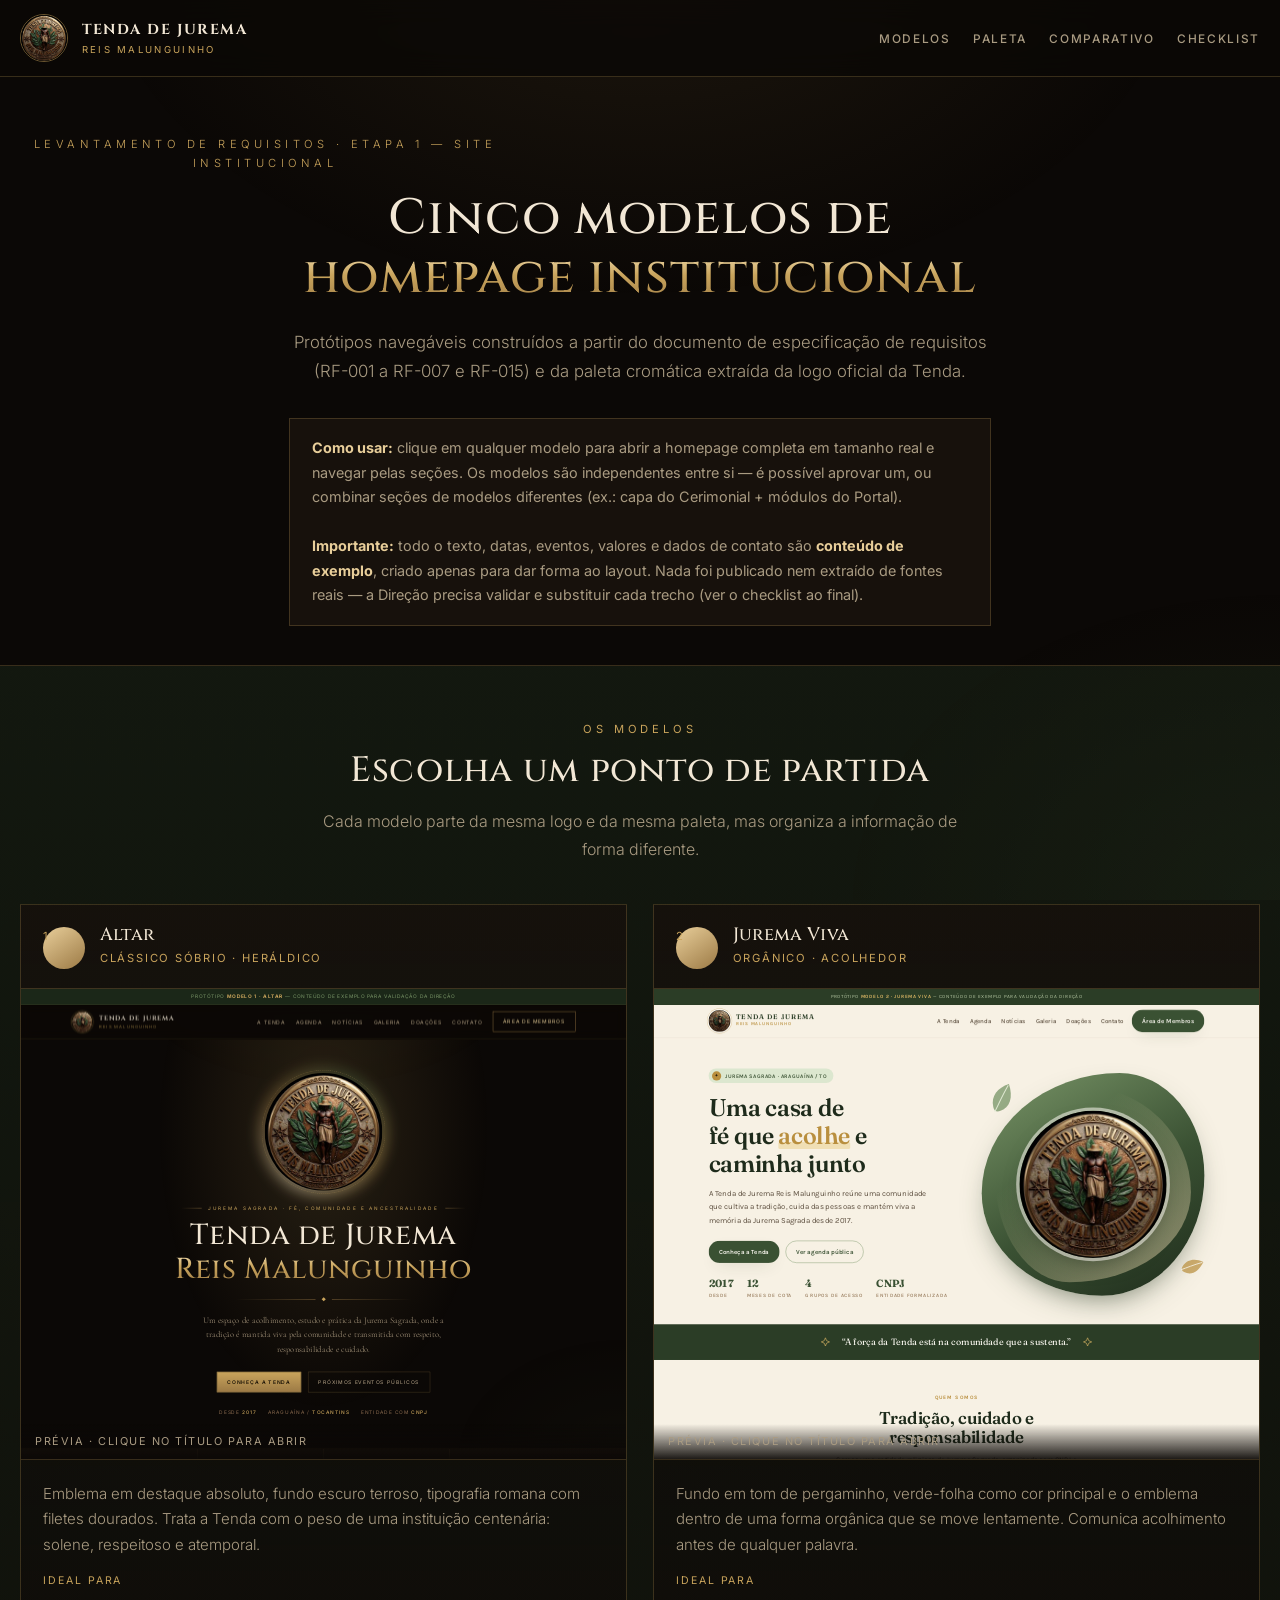
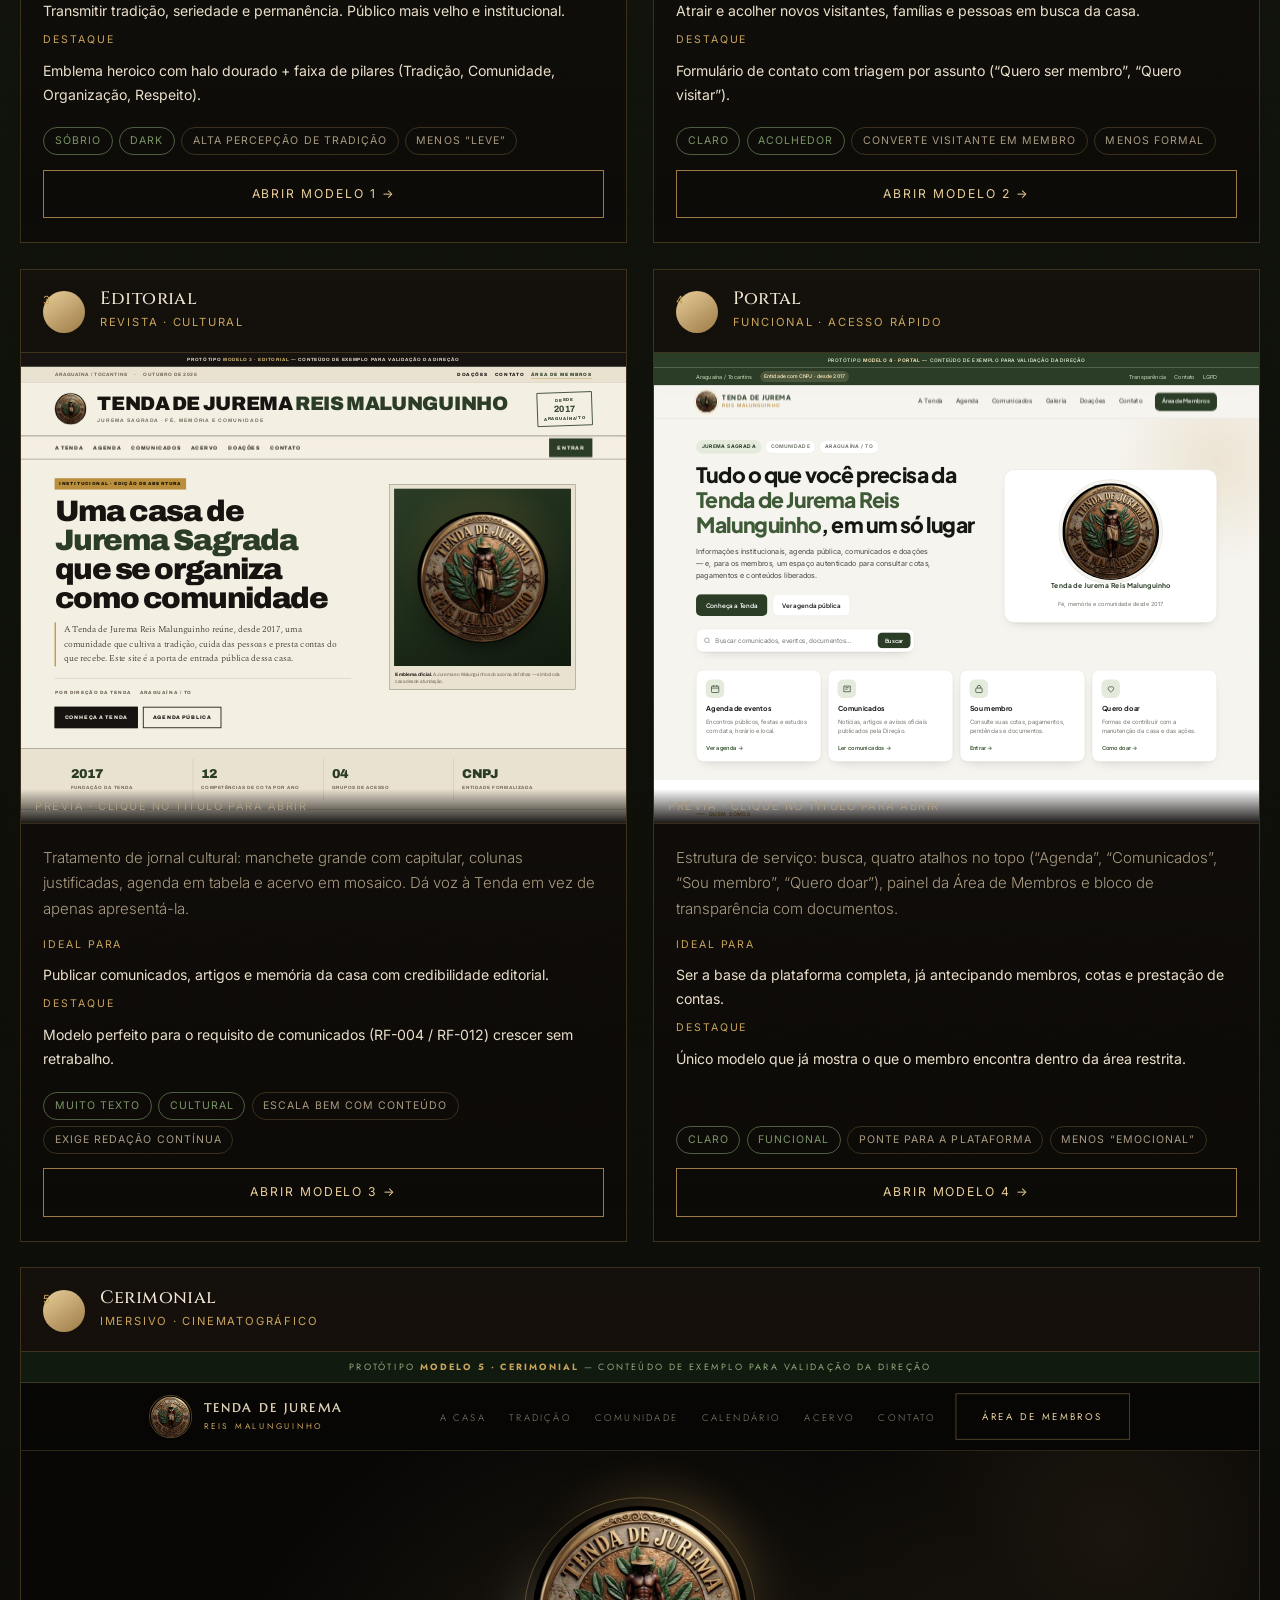
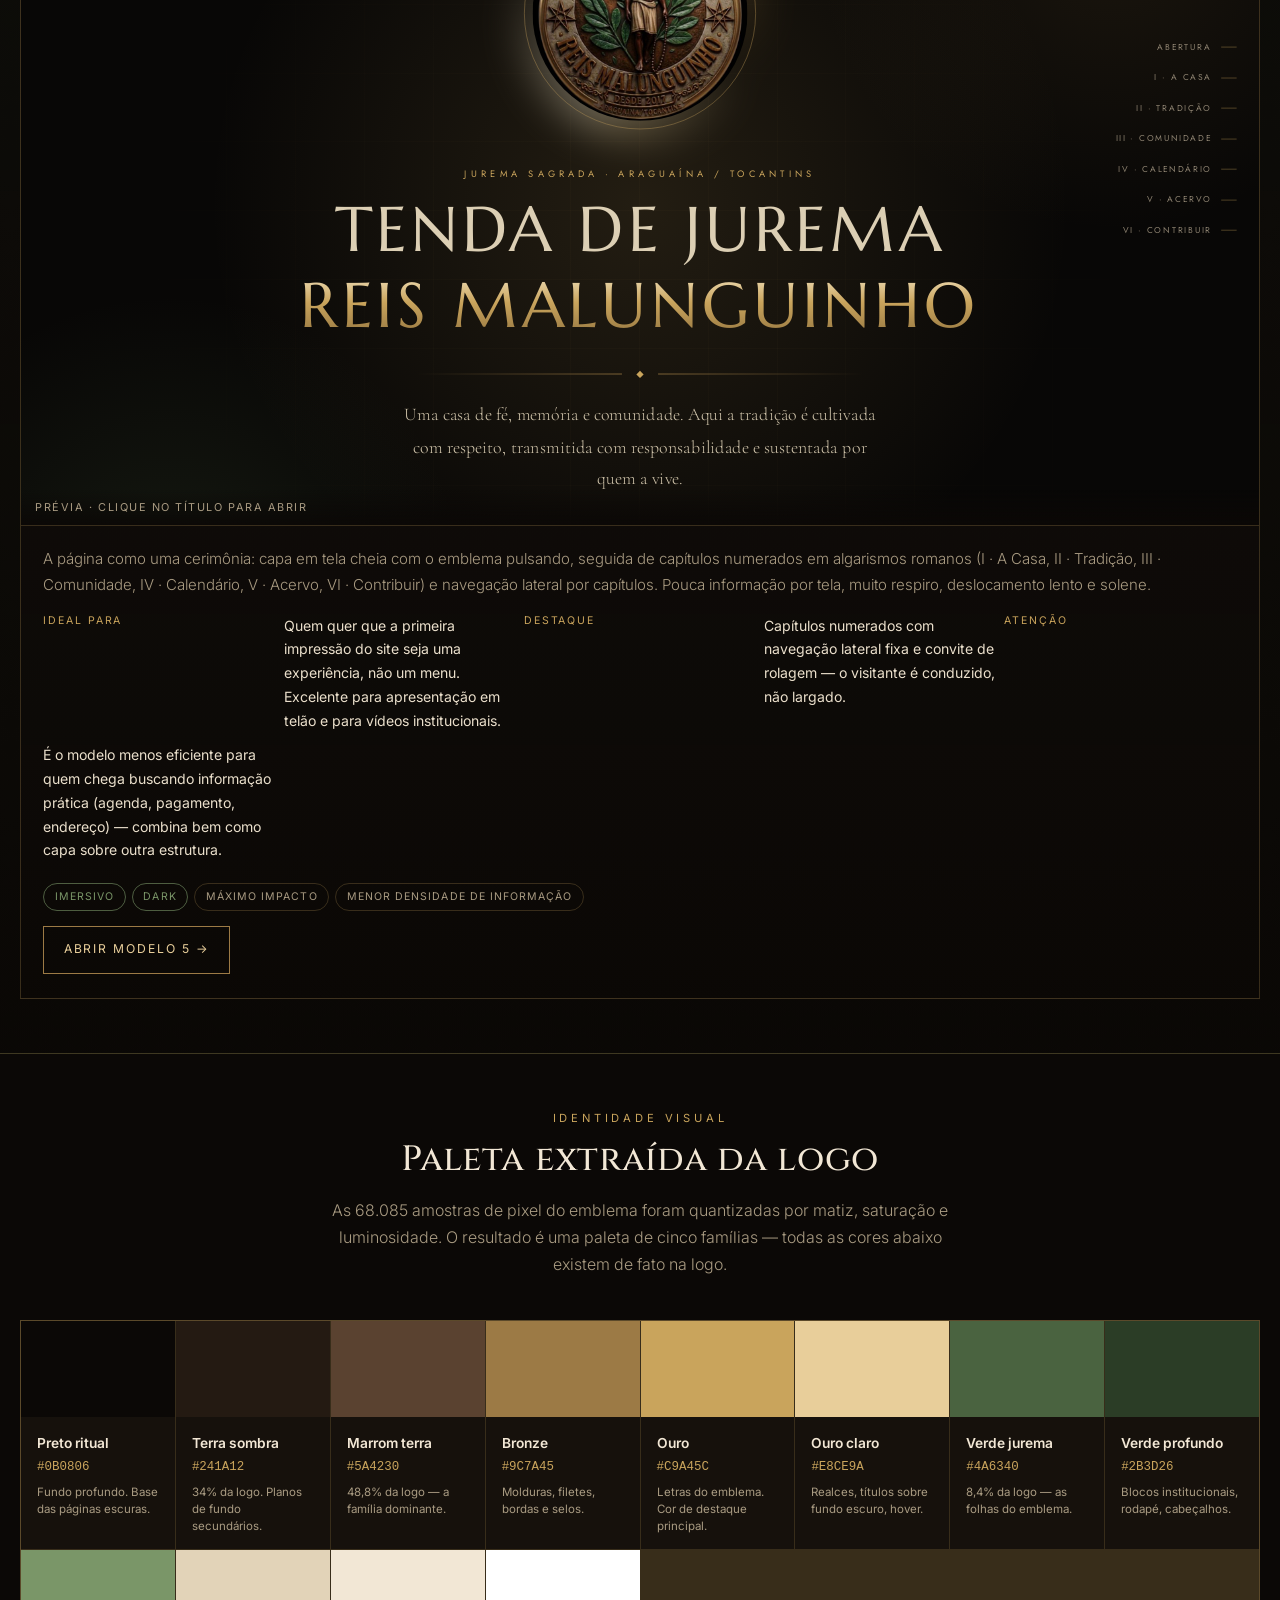
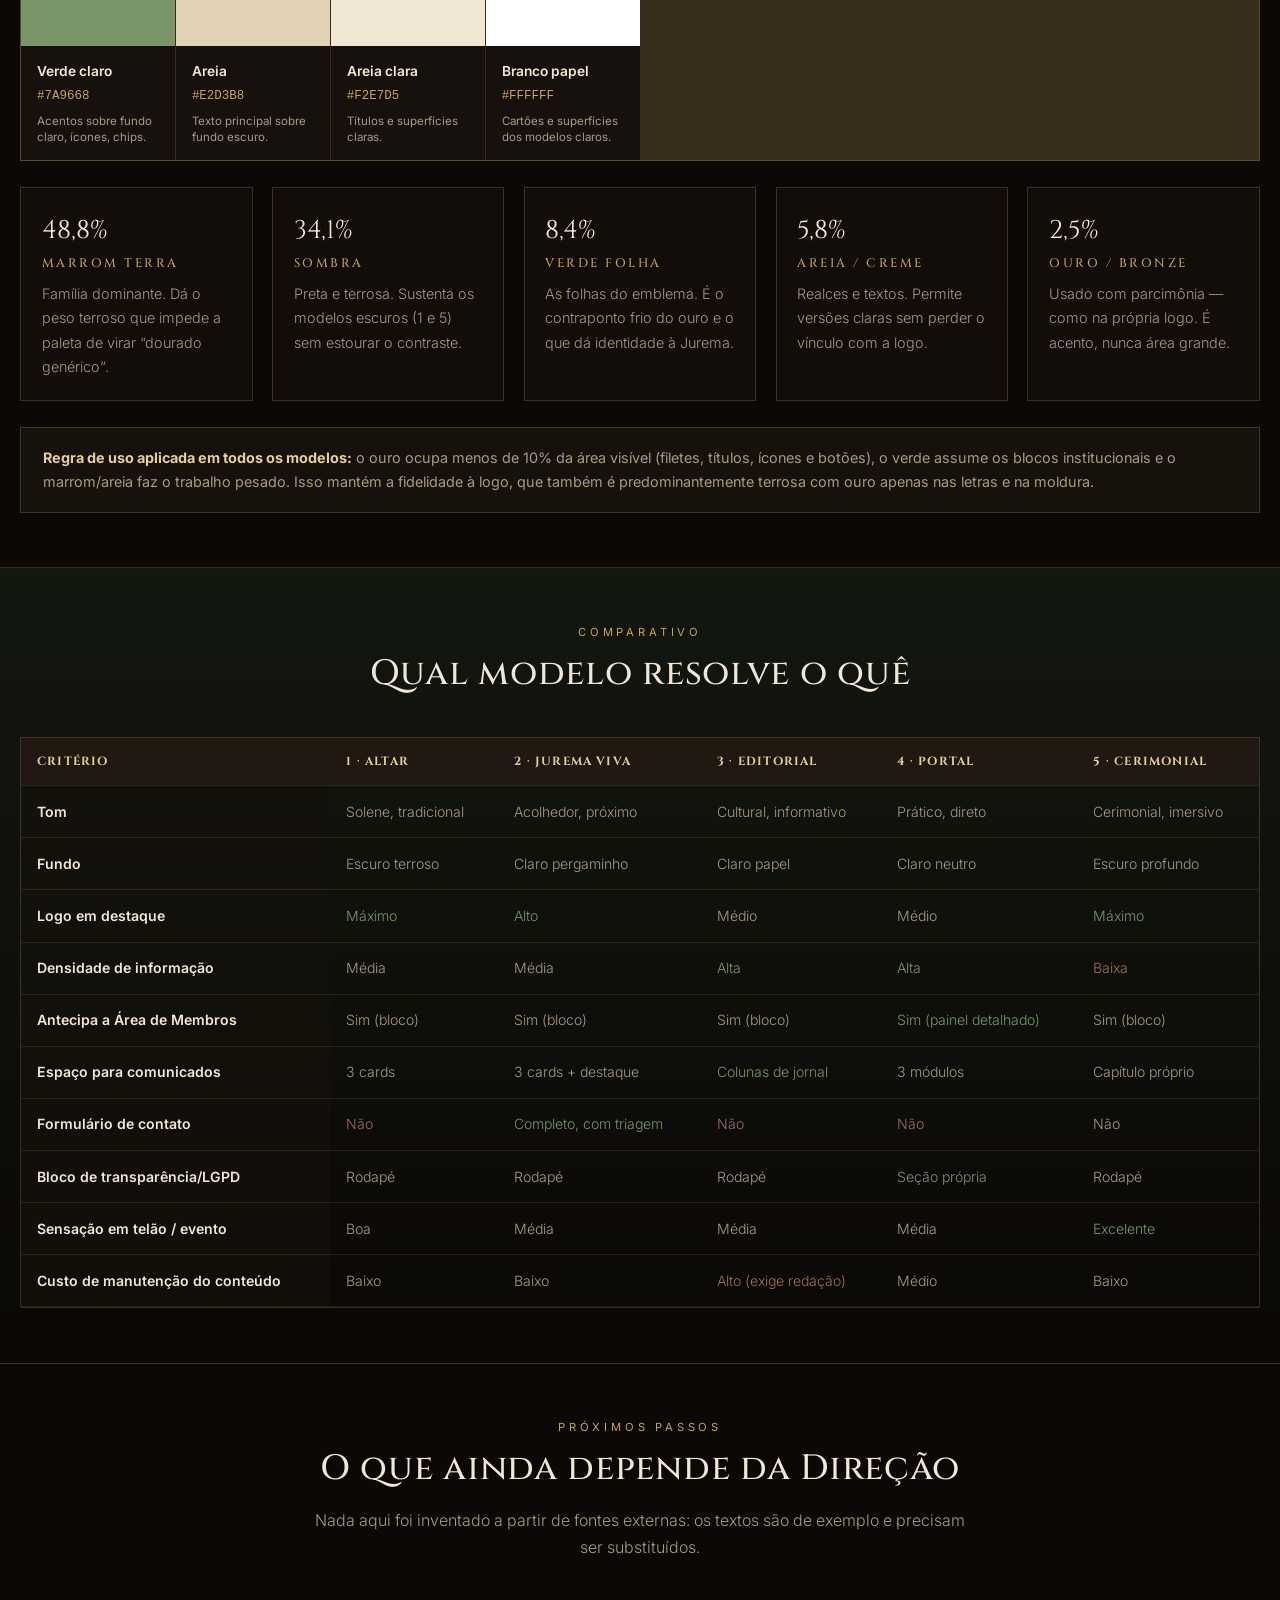
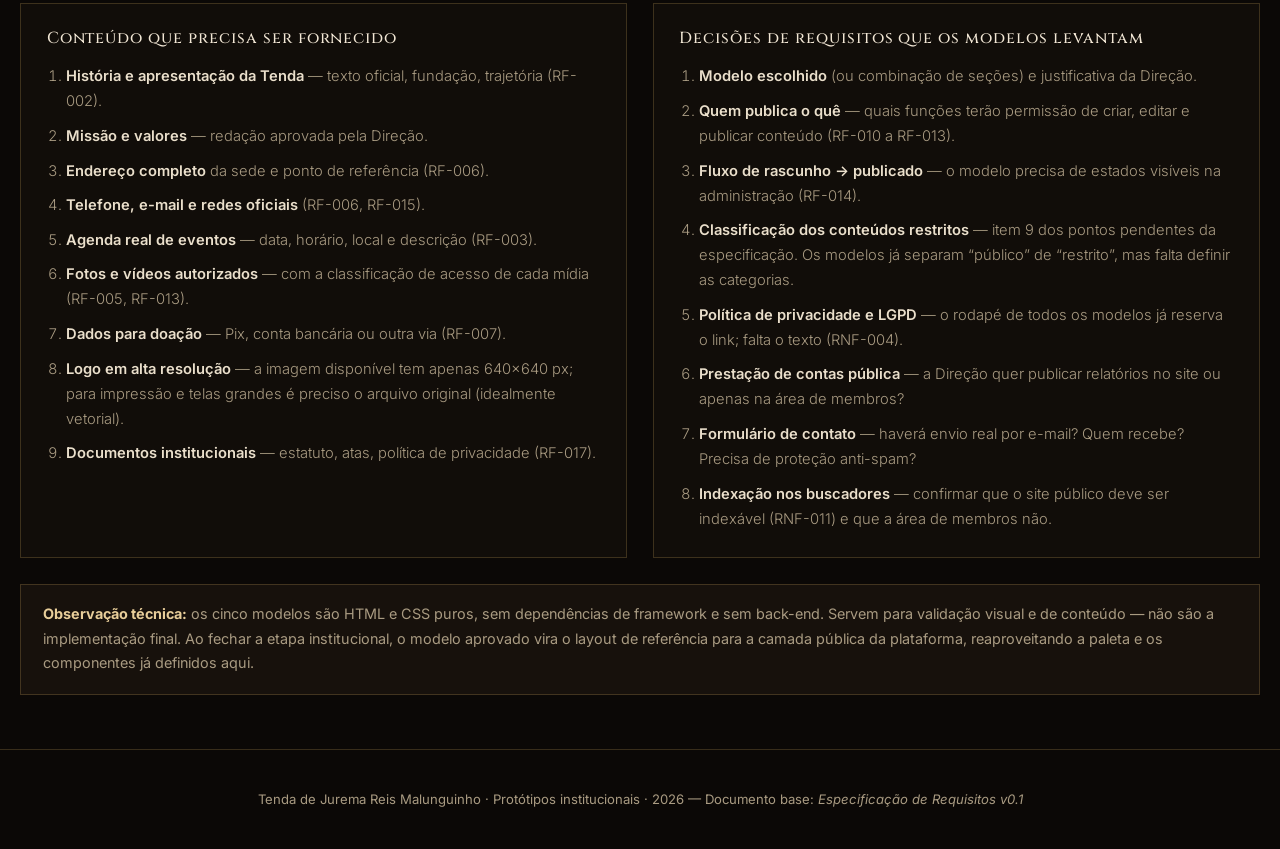
<file: index.html>
<!DOCTYPE html>
<html lang="pt-BR">
<head>
<meta charset="UTF-8">
<meta name="viewport" content="width=device-width, initial-scale=1">
<title>Modelos de Homepage Institucional · Tenda de Jurema Reis Malunguinho</title>
<meta name="description" content="Cinco modelos de homepage institucional para a Tenda de Jurema Reis Malunguinho, com paleta derivada da logo oficial.">
<link rel="preconnect" href="https://fonts.googleapis.com">
<link rel="preconnect" href="https://fonts.gstatic.com" crossorigin>
<link href="https://fonts.googleapis.com/css2?family=Cinzel:wght@400;500;600&family=Inter:wght@300;400;500;600;700&display=swap" rel="stylesheet">
<style>
:root{
  --noite:#0B0806;
  --carvao:#16110C;
  --terra:#241A12;
  --terra-2:#3E2C1E;
  --bronze:#9C7A45;
  --ouro:#C9A45C;
  --ouro-claro:#E8CE9A;
  --ouro-brilho:#F7E7C0;
  --verde-900:#1B2718;
  --verde-700:#2B3D26;
  --verde-500:#4A6340;
  --verde-300:#7A9668;
  --areia:#E2D3B8;
  --areia-clara:#F2E7D5;
  --txt:#EADFCB;
  --txt-suave:#A99B82;
  --linha:rgba(201,164,92,.24);
  --display:'Cinzel',Georgia,serif;
  --sans:'Inter',system-ui,-apple-system,'Segoe UI',sans-serif;
  --max:1240px;
}
*,*::before,*::after{box-sizing:border-box}
html{scroll-behavior:smooth}
body{
  margin:0;background:var(--noite);color:var(--txt);font-family:var(--sans);font-size:16px;line-height:1.7;
  -webkit-font-smoothing:antialiased;overflow-x:hidden;
}
body::before{
  content:"";position:fixed;inset:0;pointer-events:none;z-index:0;
  background:
    radial-gradient(900px 600px at 50% -8%,rgba(201,164,92,.10),transparent 62%),
    radial-gradient(700px 500px at 100% 100%,rgba(74,99,64,.12),transparent 62%);
}
img{max-width:100%;display:block}
a{color:inherit;text-decoration:none}
h1,h2,h3{font-family:var(--display);font-weight:500;line-height:1.2;margin:0;letter-spacing:.02em}
.wrap{width:min(100% - 2.5rem,var(--max));margin-inline:auto;position:relative;z-index:1}
section{position:relative;z-index:1}

/* header */
header{border-bottom:1px solid var(--linha);background:rgba(11,8,6,.8);backdrop-filter:blur(14px);position:sticky;top:0;z-index:50}
.nav{display:flex;align-items:center;gap:1.2rem;min-height:76px}
.brand{display:flex;align-items:center;gap:.85rem;margin-right:auto}
.brand img{width:48px;height:48px;border-radius:50%;object-fit:cover;border:1px solid rgba(201,164,92,.5)}
.brand b{font-family:var(--display);font-size:.9rem;letter-spacing:.1em;text-transform:uppercase;color:var(--areia-clara);display:block}
.brand span{font-size:.6rem;letter-spacing:.24em;text-transform:uppercase;color:var(--ouro)}
.menu{display:flex;gap:1.4rem;list-style:none;margin:0;padding:0;flex-wrap:wrap}
.menu a{font-size:.74rem;font-weight:500;letter-spacing:.14em;text-transform:uppercase;color:var(--txt-suave);transition:color .2s}
.menu a:hover{color:var(--ouro-claro)}

/* hero */
.hero{padding:3.6rem 0 2.4rem;text-align:center}
.hero .eyebrow{font-size:.7rem;letter-spacing:.4em;text-transform:uppercase;color:var(--ouro);margin:0 0 1rem}
.hero h1{font-size:clamp(1.7rem,5vw,3.1rem);color:var(--areia-clara)}
.hero h1 em{
  font-style:normal;display:block;
  background:linear-gradient(180deg,var(--ouro-brilho),var(--ouro) 45%,var(--bronze));
  -webkit-background-clip:text;background-clip:text;color:transparent;
}
.hero p{max-width:70ch;margin:1.3rem auto 0;color:var(--txt-suave);font-weight:300;font-size:1.05rem}
.nota{
  max-width:78ch;margin:2rem auto 0;border:1px solid var(--linha);background:rgba(36,26,18,.5);
  padding:1.1rem 1.4rem;text-align:left;font-size:.9rem;color:var(--txt-suave);
}
.nota b{color:var(--ouro-claro)}

/* seções */
.sec{padding:3.4rem 0}
.sec--alt{background:linear-gradient(180deg,rgba(27,39,24,.5),rgba(11,8,6,.2));border-block:1px solid var(--linha)}
.cabeca{text-align:center;margin-bottom:2.6rem}
.cabeca .kicker{font-size:.7rem;letter-spacing:.34em;text-transform:uppercase;color:var(--ouro);display:block;margin-bottom:.7rem}
.cabeca h2{font-size:clamp(1.4rem,3.4vw,2.2rem);color:var(--areia-clara)}
.cabeca p{max-width:66ch;margin:1rem auto 0;color:var(--txt-suave);font-weight:300}

/* paleta */
.paleta{display:grid;grid-template-columns:repeat(auto-fit,minmax(150px,1fr));gap:1px;background:var(--linha);border:1px solid var(--linha)}
.cor{background:var(--carvao);padding:0}
.cor .amostra{height:96px}
.cor .dados{padding:.9rem 1rem}
.cor b{display:block;font-size:.86rem;color:var(--areia-clara);font-weight:600}
.cor code{font-family:ui-monospace,Consolas,monospace;font-size:.78rem;color:var(--ouro);display:block;margin-top:.15rem}
.cor span{display:block;font-size:.72rem;color:var(--txt-suave);margin-top:.35rem;line-height:1.45}

.familias{display:grid;grid-template-columns:repeat(auto-fit,minmax(230px,1fr));gap:1.2rem;margin-top:1.6rem}
.familia{border:1px solid var(--linha);background:rgba(22,17,12,.7);padding:1.3rem}
.familia h3{font-size:.78rem;letter-spacing:.2em;text-transform:uppercase;color:var(--ouro);margin-bottom:.6rem}
.familia p{margin:0;font-size:.9rem;color:var(--txt-suave);font-weight:300}
.familia .pct{font-family:var(--display);font-size:1.6rem;color:var(--areia-clara);display:block;margin-bottom:.3rem}

/* modelos */
.modelos{display:grid;grid-template-columns:1fr 1fr;gap:1.6rem}
.modelo{
  border:1px solid var(--linha);background:linear-gradient(180deg,rgba(22,17,12,.88),rgba(11,8,6,.6));
  display:flex;flex-direction:column;overflow:hidden;transition:border-color .3s,transform .3s;
}
.modelo:hover{border-color:rgba(201,164,92,.6);transform:translateY(-4px)}
.modelo .topo{display:flex;align-items:center;gap:.9rem;padding:1.2rem 1.4rem;border-bottom:1px solid var(--linha)}
.modelo .n{
  width:42px;height:42px;flex:none;border-radius:50%;display:grid;place-items:center;
  font-family:var(--display);font-size:1.1rem;color:var(--noite);
  background:linear-gradient(145deg,var(--ouro-claro),var(--bronze));
}
.modelo .topo h3{font-size:1.12rem;color:var(--areia-clara)}
.modelo .topo span{display:block;font-family:var(--sans);font-size:.7rem;letter-spacing:.16em;text-transform:uppercase;color:var(--ouro);margin-top:.15rem}
.preview{position:relative;aspect-ratio:1440/1120;overflow:hidden;background:var(--noite);border-bottom:1px solid var(--linha)}
.preview iframe{position:absolute;top:0;left:0;width:1440px;height:1120px;border:0;transform-origin:0 0}
.preview .aviso{
  position:absolute;inset:auto 0 0 0;padding:.5rem .9rem;font-size:.68rem;letter-spacing:.14em;text-transform:uppercase;
  color:var(--txt-suave);background:linear-gradient(0deg,rgba(11,8,6,.92),transparent);pointer-events:none;
}
.modelo .corpo{padding:1.3rem 1.4rem 1.5rem;display:flex;flex-direction:column;flex:1;gap:.9rem}
.modelo .desc{margin:0;font-size:.94rem;color:var(--txt-suave);font-weight:300}
.modelo dl{margin:0;display:grid;gap:.5rem}
.modelo dt{font-size:.66rem;letter-spacing:.18em;text-transform:uppercase;color:var(--ouro)}
.modelo dd{margin:.1rem 0 0;font-size:.88rem;color:var(--txt)}
.quando{display:flex;gap:.4rem;flex-wrap:wrap;margin-top:auto;padding-top:.4rem}
.pill{font-size:.66rem;letter-spacing:.1em;text-transform:uppercase;border:1px solid var(--linha);border-radius:100px;padding:.25rem .65rem;color:var(--txt-suave)}
.pill--on{border-color:rgba(122,150,104,.6);color:var(--verde-300)}

/* tabela comparativa */
.tabela-wrap{overflow-x:auto;border:1px solid var(--linha)}
table{width:100%;border-collapse:collapse;min-width:820px;font-size:.88rem}
th,td{padding:.85rem 1rem;text-align:left;border-bottom:1px solid rgba(201,164,92,.14)}
thead th{
  background:rgba(36,26,18,.9);font-family:var(--display);font-size:.74rem;letter-spacing:.1em;
  text-transform:uppercase;color:var(--ouro-claro);position:sticky;top:0;
}
tbody th{font-weight:600;color:var(--areia-clara);background:rgba(22,17,12,.6);white-space:nowrap}
tbody td{color:var(--txt-suave);font-weight:300}
tbody tr:hover td{background:rgba(201,164,92,.05)}
.sim{color:var(--verde-300)}
.nao{color:#A2705A}

/* listas */
.cols{display:grid;grid-template-columns:1fr 1fr;gap:1.6rem}
.bloco{border:1px solid var(--linha);background:rgba(22,17,12,.62);padding:1.6rem}
.bloco h3{font-size:1rem;color:var(--areia-clara);margin-bottom:1rem;letter-spacing:.06em}
.bloco ol,.bloco ul{margin:0;padding-left:1.2rem;display:grid;gap:.6rem}
.bloco li{font-size:.92rem;color:var(--txt-suave);font-weight:300}
.bloco li b{color:var(--txt);font-weight:600}
.bloco code{font-family:ui-monospace,Consolas,monospace;font-size:.82rem;color:var(--ouro);background:rgba(201,164,92,.08);padding:.1rem .35rem;border-radius:4px}

footer{border-top:1px solid var(--linha);padding:2.4rem 0;text-align:center;color:var(--txt-suave);font-size:.82rem;position:relative;z-index:1}

@media (max-width:900px){
  .modelos,.cols{grid-template-columns:1fr}
  .menu{display:none}
}
</style>
</head>
<body>

<header>
  <div class="wrap nav">
    <a class="brand" href="#top">
      <img src="assets/logo.jpg" alt="Emblema da Tenda de Jurema Reis Malunguinho">
      <span><b>Tenda de Jurema</b><span>Reis Malunguinho</span></span>
    </a>
    <ul class="menu">
      <li><a href="#modelos">Modelos</a></li>
      <li><a href="#paleta">Paleta</a></li>
      <li><a href="#comparativo">Comparativo</a></li>
      <li><a href="#checklist">Checklist</a></li>
    </ul>
  </div>
</header>

<main id="top">

  <section class="hero">
    <div class="wrap">
      <p class="eyebrow">Levantamento de requisitos · Etapa 1 — Site institucional</p>
      <h1>Cinco modelos de <em>homepage institucional</em></h1>
      <p>
        Protótipos navegáveis construídos a partir do documento de especificação de requisitos
        (RF-001 a RF-007 e RF-015) e da paleta cromática extraída da logo oficial da Tenda.
      </p>
      <div class="nota">
        <b>Como usar:</b> clique em qualquer modelo para abrir a homepage completa em tamanho real e navegar
        pelas seções. Os modelos são independentes entre si — é possível aprovar um, ou combinar seções de
        modelos diferentes (ex.: capa do Cerimonial + módulos do Portal).
        <br><br>
        <b>Importante:</b> todo o texto, datas, eventos, valores e dados de contato são
        <b>conteúdo de exemplo</b>, criado apenas para dar forma ao layout. Nada foi publicado nem extraído
        de fontes reais — a Direção precisa validar e substituir cada trecho (ver o checklist ao final).
      </div>
    </div>
  </section>

  <section class="sec sec--alt" id="modelos">
    <div class="wrap">
      <div class="cabeca">
        <span class="kicker">Os modelos</span>
        <h2>Escolha um ponto de partida</h2>
        <p>Cada modelo parte da mesma logo e da mesma paleta, mas organiza a informação de forma diferente.</p>
      </div>

      <div class="modelos">

        <article class="modelo">
          <div class="topo">
            <span class="n">1</span>
            <div><h3>Altar</h3><span>Clássico sóbrio · heráldico</span></div>
          </div>
          <div class="preview"><iframe src="modelo-1-altar/index.html" title="Prévia do Modelo 1 — Altar" loading="lazy" scrolling="no"></iframe><span class="aviso">Prévia · clique no título para abrir</span></div>
          <div class="corpo">
            <p class="desc">
              Emblema em destaque absoluto, fundo escuro terroso, tipografia romana com filetes dourados.
              Trata a Tenda com o peso de uma instituição centenária: solene, respeitoso e atemporal.
            </p>
            <dl>
              <dt>Ideal para</dt>
              <dd>Transmitir tradição, seriedade e permanência. Público mais velho e institucional.</dd>
              <dt>Destaque</dt>
              <dd>Emblema heroico com halo dourado + faixa de pilares (Tradição, Comunidade, Organização, Respeito).</dd>
            </dl>
            <div class="quando">
              <span class="pill pill--on">Sóbrio</span><span class="pill pill--on">Dark</span>
              <span class="pill">Alta percepção de tradição</span><span class="pill">Menos “leve”</span>
            </div>
            <a class="btn" style="display:inline-block;text-align:center;padding:.8rem 1.2rem;border:1px solid var(--bronze);color:var(--ouro-claro);font-size:.76rem;letter-spacing:.16em;text-transform:uppercase" href="modelo-1-altar/index.html">Abrir Modelo 1 →</a>
          </div>
        </article>

        <article class="modelo">
          <div class="topo">
            <span class="n">2</span>
            <div><h3>Jurema Viva</h3><span>Orgânico · acolhedor</span></div>
          </div>
          <div class="preview"><iframe src="modelo-2-jurema-viva/index.html" title="Prévia do Modelo 2 — Jurema Viva" loading="lazy" scrolling="no"></iframe><span class="aviso">Prévia · clique no título para abrir</span></div>
          <div class="corpo">
            <p class="desc">
              Fundo em tom de pergaminho, verde-folha como cor principal e o emblema dentro de uma forma
              orgânica que se move lentamente. Comunica acolhimento antes de qualquer palavra.
            </p>
            <dl>
              <dt>Ideal para</dt>
              <dd>Atrair e acolher novos visitantes, famílias e pessoas em busca da casa.</dd>
              <dt>Destaque</dt>
              <dd>Formulário de contato com triagem por assunto (“Quero ser membro”, “Quero visitar”).</dd>
            </dl>
            <div class="quando">
              <span class="pill pill--on">Claro</span><span class="pill pill--on">Acolhedor</span>
              <span class="pill">Converte visitante em membro</span><span class="pill">Menos formal</span>
            </div>
            <a class="btn" style="display:inline-block;text-align:center;padding:.8rem 1.2rem;border:1px solid var(--bronze);color:var(--ouro-claro);font-size:.76rem;letter-spacing:.16em;text-transform:uppercase" href="modelo-2-jurema-viva/index.html">Abrir Modelo 2 →</a>
          </div>
        </article>

        <article class="modelo">
          <div class="topo">
            <span class="n">3</span>
            <div><h3>Editorial</h3><span>Revista · cultural</span></div>
          </div>
          <div class="preview"><iframe src="modelo-3-editorial/index.html" title="Prévia do Modelo 3 — Editorial" loading="lazy" scrolling="no"></iframe><span class="aviso">Prévia · clique no título para abrir</span></div>
          <div class="corpo">
            <p class="desc">
              Tratamento de jornal cultural: manchete grande com capitular, colunas justificadas, agenda em
              tabela e acervo em mosaico. Dá voz à Tenda em vez de apenas apresentá-la.
            </p>
            <dl>
              <dt>Ideal para</dt>
              <dd>Publicar comunicados, artigos e memória da casa com credibilidade editorial.</dd>
              <dt>Destaque</dt>
              <dd>Modelo perfeito para o requisito de comunicados (RF-004 / RF-012) crescer sem retrabalho.</dd>
            </dl>
            <div class="quando">
              <span class="pill pill--on">Muito texto</span><span class="pill pill--on">Cultural</span>
              <span class="pill">Escala bem com conteúdo</span><span class="pill">Exige redação contínua</span>
            </div>
            <a class="btn" style="display:inline-block;text-align:center;padding:.8rem 1.2rem;border:1px solid var(--bronze);color:var(--ouro-claro);font-size:.76rem;letter-spacing:.16em;text-transform:uppercase" href="modelo-3-editorial/index.html">Abrir Modelo 3 →</a>
          </div>
        </article>

        <article class="modelo">
          <div class="topo">
            <span class="n">4</span>
            <div><h3>Portal</h3><span>Funcional · acesso rápido</span></div>
          </div>
          <div class="preview"><iframe src="modelo-4-portal/index.html" title="Prévia do Modelo 4 — Portal" loading="lazy" scrolling="no"></iframe><span class="aviso">Prévia · clique no título para abrir</span></div>
          <div class="corpo">
            <p class="desc">
              Estrutura de serviço: busca, quatro atalhos no topo (“Agenda”, “Comunicados”, “Sou membro”,
              “Quero doar”), painel da Área de Membros e bloco de transparência com documentos.
            </p>
            <dl>
              <dt>Ideal para</dt>
              <dd>Ser a base da plataforma completa, já antecipando membros, cotas e prestação de contas.</dd>
              <dt>Destaque</dt>
              <dd>Único modelo que já mostra o que o membro encontra dentro da área restrita.</dd>
            </dl>
            <div class="quando">
              <span class="pill pill--on">Claro</span><span class="pill pill--on">Funcional</span>
              <span class="pill">Ponte para a plataforma</span><span class="pill">Menos “emocional”</span>
            </div>
            <a class="btn" style="display:inline-block;text-align:center;padding:.8rem 1.2rem;border:1px solid var(--bronze);color:var(--ouro-claro);font-size:.76rem;letter-spacing:.16em;text-transform:uppercase" href="modelo-4-portal/index.html">Abrir Modelo 4 →</a>
          </div>
        </article>

        <article class="modelo" style="grid-column:1/-1">
          <div class="topo">
            <span class="n">5</span>
            <div><h3>Cerimonial</h3><span>Imersivo · cinematográfico</span></div>
          </div>
          <div class="preview" style="aspect-ratio:1440/900">
            <iframe src="modelo-5-cerimonial/index.html" title="Prévia do Modelo 5 — Cerimonial" loading="lazy" scrolling="no" style="height:900px"></iframe>
            <span class="aviso">Prévia · clique no título para abrir</span>
          </div>
          <div class="corpo" style="max-width:none">
            <p class="desc">
              A página como uma cerimônia: capa em tela cheia com o emblema pulsando, seguida de capítulos
              numerados em algarismos romanos (I · A Casa, II · Tradição, III · Comunidade, IV · Calendário,
              V · Acervo, VI · Contribuir) e navegação lateral por capítulos. Pouca informação por tela,
              muito respiro, deslocamento lento e solene.
            </p>
            <dl style="grid-template-columns:repeat(auto-fit,minmax(220px,1fr))">
              <dt>Ideal para</dt>
              <dd>Quem quer que a primeira impressão do site seja uma experiência, não um menu. Excelente para apresentação em telão e para vídeos institucionais.</dd>
              <dt>Destaque</dt>
              <dd>Capítulos numerados com navegação lateral fixa e convite de rolagem — o visitante é conduzido, não largado.</dd>
              <dt>Atenção</dt>
              <dd>É o modelo menos eficiente para quem chega buscando informação prática (agenda, pagamento, endereço) — combina bem como capa sobre outra estrutura.</dd>
            </dl>
            <div class="quando">
              <span class="pill pill--on">Imersivo</span><span class="pill pill--on">Dark</span>
              <span class="pill">Máximo impacto</span><span class="pill">Menor densidade de informação</span>
            </div>
            <a class="btn" style="display:inline-block;text-align:center;padding:.8rem 1.2rem;border:1px solid var(--bronze);color:var(--ouro-claro);font-size:.76rem;letter-spacing:.16em;text-transform:uppercase;align-self:flex-start" href="modelo-5-cerimonial/index.html">Abrir Modelo 5 →</a>
          </div>
        </article>

      </div>
    </div>
  </section>

  <section class="sec" id="paleta">
    <div class="wrap">
      <div class="cabeca">
        <span class="kicker">Identidade visual</span>
        <h2>Paleta extraída da logo</h2>
        <p>
          As 68.085 amostras de pixel do emblema foram quantizadas por matiz, saturação e luminosidade.
          O resultado é uma paleta de cinco famílias — todas as cores abaixo existem de fato na logo.
        </p>
      </div>

      <div class="paleta">
        <div class="cor"><div class="amostra" style="background:#0B0806"></div><div class="dados"><b>Preto ritual</b><code>#0B0806</code><span>Fundo profundo. Base das páginas escuras.</span></div></div>
        <div class="cor"><div class="amostra" style="background:#241A12"></div><div class="dados"><b>Terra sombra</b><code>#241A12</code><span>34% da logo. Planos de fundo secundários.</span></div></div>
        <div class="cor"><div class="amostra" style="background:#5A4230"></div><div class="dados"><b>Marrom terra</b><code>#5A4230</code><span>48,8% da logo — a família dominante.</span></div></div>
        <div class="cor"><div class="amostra" style="background:#9C7A45"></div><div class="dados"><b>Bronze</b><code>#9C7A45</code><span>Molduras, filetes, bordas e selos.</span></div></div>
        <div class="cor"><div class="amostra" style="background:#C9A45C"></div><div class="dados"><b>Ouro</b><code>#C9A45C</code><span>Letras do emblema. Cor de destaque principal.</span></div></div>
        <div class="cor"><div class="amostra" style="background:#E8CE9A"></div><div class="dados"><b>Ouro claro</b><code>#E8CE9A</code><span>Realces, títulos sobre fundo escuro, hover.</span></div></div>
        <div class="cor"><div class="amostra" style="background:#4A6340"></div><div class="dados"><b>Verde jurema</b><code>#4A6340</code><span>8,4% da logo — as folhas do emblema.</span></div></div>
        <div class="cor"><div class="amostra" style="background:#2B3D26"></div><div class="dados"><b>Verde profundo</b><code>#2B3D26</code><span>Blocos institucionais, rodapé, cabeçalhos.</span></div></div>
        <div class="cor"><div class="amostra" style="background:#7A9668"></div><div class="dados"><b>Verde claro</b><code>#7A9668</code><span>Acentos sobre fundo claro, ícones, chips.</span></div></div>
        <div class="cor"><div class="amostra" style="background:#E2D3B8"></div><div class="dados"><b>Areia</b><code>#E2D3B8</code><span>Texto principal sobre fundo escuro.</span></div></div>
        <div class="cor"><div class="amostra" style="background:#F2E7D5"></div><div class="dados"><b>Areia clara</b><code>#F2E7D5</code><span>Títulos e superfícies claras.</span></div></div>
        <div class="cor"><div class="amostra" style="background:#FFFFFF"></div><div class="dados"><b>Branco papel</b><code>#FFFFFF</code><span>Cartões e superfícies dos modelos claros.</span></div></div>
      </div>

      <div class="familias">
        <div class="familia"><span class="pct">48,8%</span><h3>Marrom terra</h3><p>Família dominante. Dá o peso terroso que impede a paleta de virar “dourado genérico”.</p></div>
        <div class="familia"><span class="pct">34,1%</span><h3>Sombra</h3><p>Preta e terrosa. Sustenta os modelos escuros (1 e 5) sem estourar o contraste.</p></div>
        <div class="familia"><span class="pct">8,4%</span><h3>Verde folha</h3><p>As folhas do emblema. É o contraponto frio do ouro e o que dá identidade à Jurema.</p></div>
        <div class="familia"><span class="pct">5,8%</span><h3>Areia / creme</h3><p>Realces e textos. Permite versões claras sem perder o vínculo com a logo.</p></div>
        <div class="familia"><span class="pct">2,5%</span><h3>Ouro / bronze</h3><p>Usado com parcimônia — como na própria logo. É acento, nunca área grande.</p></div>
      </div>

      <div class="nota" style="max-width:none;margin-top:1.6rem">
        <b>Regra de uso aplicada em todos os modelos:</b> o ouro ocupa menos de 10% da área visível
        (filetes, títulos, ícones e botões), o verde assume os blocos institucionais e o marrom/areia faz o
        trabalho pesado. Isso mantém a fidelidade à logo, que também é predominantemente terrosa com
        ouro apenas nas letras e na moldura.
      </div>
    </div>
  </section>

  <section class="sec sec--alt" id="comparativo">
    <div class="wrap">
      <div class="cabeca">
        <span class="kicker">Comparativo</span>
        <h2>Qual modelo resolve o quê</h2>
      </div>
      <div class="tabela-wrap">
        <table>
          <thead>
            <tr>
              <th>Critério</th>
              <th>1 · Altar</th>
              <th>2 · Jurema Viva</th>
              <th>3 · Editorial</th>
              <th>4 · Portal</th>
              <th>5 · Cerimonial</th>
            </tr>
          </thead>
          <tbody>
            <tr><th>Tom</th><td>Solene, tradicional</td><td>Acolhedor, próximo</td><td>Cultural, informativo</td><td>Prático, direto</td><td>Cerimonial, imersivo</td></tr>
            <tr><th>Fundo</th><td>Escuro terroso</td><td>Claro pergaminho</td><td>Claro papel</td><td>Claro neutro</td><td>Escuro profundo</td></tr>
            <tr><th>Logo em destaque</th><td class="sim">Máximo</td><td class="sim">Alto</td><td>Médio</td><td>Médio</td><td class="sim">Máximo</td></tr>
            <tr><th>Densidade de informação</th><td>Média</td><td>Média</td><td class="sim">Alta</td><td class="sim">Alta</td><td class="nao">Baixa</td></tr>
            <tr><th>Antecipa a Área de Membros</th><td>Sim (bloco)</td><td>Sim (bloco)</td><td>Sim (bloco)</td><td class="sim">Sim (painel detalhado)</td><td>Sim (bloco)</td></tr>
            <tr><th>Espaço para comunicados</th><td>3 cards</td><td>3 cards + destaque</td><td class="sim">Colunas de jornal</td><td>3 módulos</td><td>Capítulo próprio</td></tr>
            <tr><th>Formulário de contato</th><td class="nao">Não</td><td class="sim">Completo, com triagem</td><td class="nao">Não</td><td class="nao">Não</td><td>Não</td></tr>
            <tr><th>Bloco de transparência/LGPD</th><td>Rodapé</td><td>Rodapé</td><td>Rodapé</td><td class="sim">Seção própria</td><td>Rodapé</td></tr>
            <tr><th>Sensação em telão / evento</th><td>Boa</td><td>Média</td><td>Média</td><td>Média</td><td class="sim">Excelente</td></tr>
            <tr><th>Custo de manutenção do conteúdo</th><td>Baixo</td><td>Baixo</td><td class="nao">Alto (exige redação)</td><td>Médio</td><td>Baixo</td></tr>
          </tbody>
        </table>
      </div>
    </div>
  </section>

  <section class="sec" id="checklist">
    <div class="wrap">
      <div class="cabeca">
        <span class="kicker">Próximos passos</span>
        <h2>O que ainda depende da Direção</h2>
        <p>Nada aqui foi inventado a partir de fontes externas: os textos são de exemplo e precisam ser substituídos.</p>
      </div>

      <div class="cols">
        <div class="bloco">
          <h3>Conteúdo que precisa ser fornecido</h3>
          <ol>
            <li><b>História e apresentação da Tenda</b> — texto oficial, fundação, trajetória (RF-002).</li>
            <li><b>Missão e valores</b> — redação aprovada pela Direção.</li>
            <li><b>Endereço completo</b> da sede e ponto de referência (RF-006).</li>
            <li><b>Telefone, e-mail e redes oficiais</b> (RF-006, RF-015).</li>
            <li><b>Agenda real de eventos</b> — data, horário, local e descrição (RF-003).</li>
            <li><b>Fotos e vídeos autorizados</b> — com a classificação de acesso de cada mídia (RF-005, RF-013).</li>
            <li><b>Dados para doação</b> — Pix, conta bancária ou outra via (RF-007).</li>
            <li><b>Logo em alta resolução</b> — a imagem disponível tem apenas 640×640 px; para impressão e telas grandes é preciso o arquivo original (idealmente vetorial).</li>
            <li><b>Documentos institucionais</b> — estatuto, atas, política de privacidade (RF-017).</li>
          </ol>
        </div>

        <div class="bloco">
          <h3>Decisões de requisitos que os modelos levantam</h3>
          <ol>
            <li><b>Modelo escolhido</b> (ou combinação de seções) e justificativa da Direção.</li>
            <li><b>Quem publica o quê</b> — quais funções terão permissão de criar, editar e publicar conteúdo (RF-010 a RF-013).</li>
            <li><b>Fluxo de rascunho → publicado</b> — o modelo precisa de estados visíveis na administração (RF-014).</li>
            <li><b>Classificação dos conteúdos restritos</b> — item 9 dos pontos pendentes da especificação. Os modelos já separam “público” de “restrito”, mas falta definir as categorias.</li>
            <li><b>Política de privacidade e LGPD</b> — o rodapé de todos os modelos já reserva o link; falta o texto (RNF-004).</li>
            <li><b>Prestação de contas pública</b> — a Direção quer publicar relatórios no site ou apenas na área de membros?</li>
            <li><b>Formulário de contato</b> — haverá envio real por e-mail? Quem recebe? Precisa de proteção anti-spam?</li>
            <li><b>Indexação nos buscadores</b> — confirmar que o site público deve ser indexável (RNF-011) e que a área de membros não.</li>
          </ol>
        </div>
      </div>

      <div class="nota" style="max-width:none;margin-top:1.6rem">
        <b>Observação técnica:</b> os cinco modelos são HTML e CSS puros, sem dependências de framework e sem
        back-end. Servem para validação visual e de conteúdo — não são a implementação final. Ao fechar a etapa
        institucional, o modelo aprovado vira o layout de referência para a camada pública da plataforma,
        reaproveitando a paleta e os componentes já definidos aqui.
      </div>
    </div>
  </section>

</main>

<footer>
  <div class="wrap">
    Tenda de Jurema Reis Malunguinho · Protótipos institucionais · 2026 —
    Documento base: <em>Especificação de Requisitos v0.1</em>
  </div>
</footer>

<script>
/* Ajusta a escala das prévias para caber no cartão */
function escalar(){
  document.querySelectorAll('.preview').forEach(function(p){
    var f = p.querySelector('iframe');
    if(!f) return;
    var largura = f.offsetWidth || 1440;          // largura de projeto
    var s = p.clientWidth / largura;
    f.style.transform = 'scale(' + s + ')';
  });
}
window.addEventListener('load', escalar);
window.addEventListener('resize', escalar);
escalar();
</script>

</body>
</html>
</file>
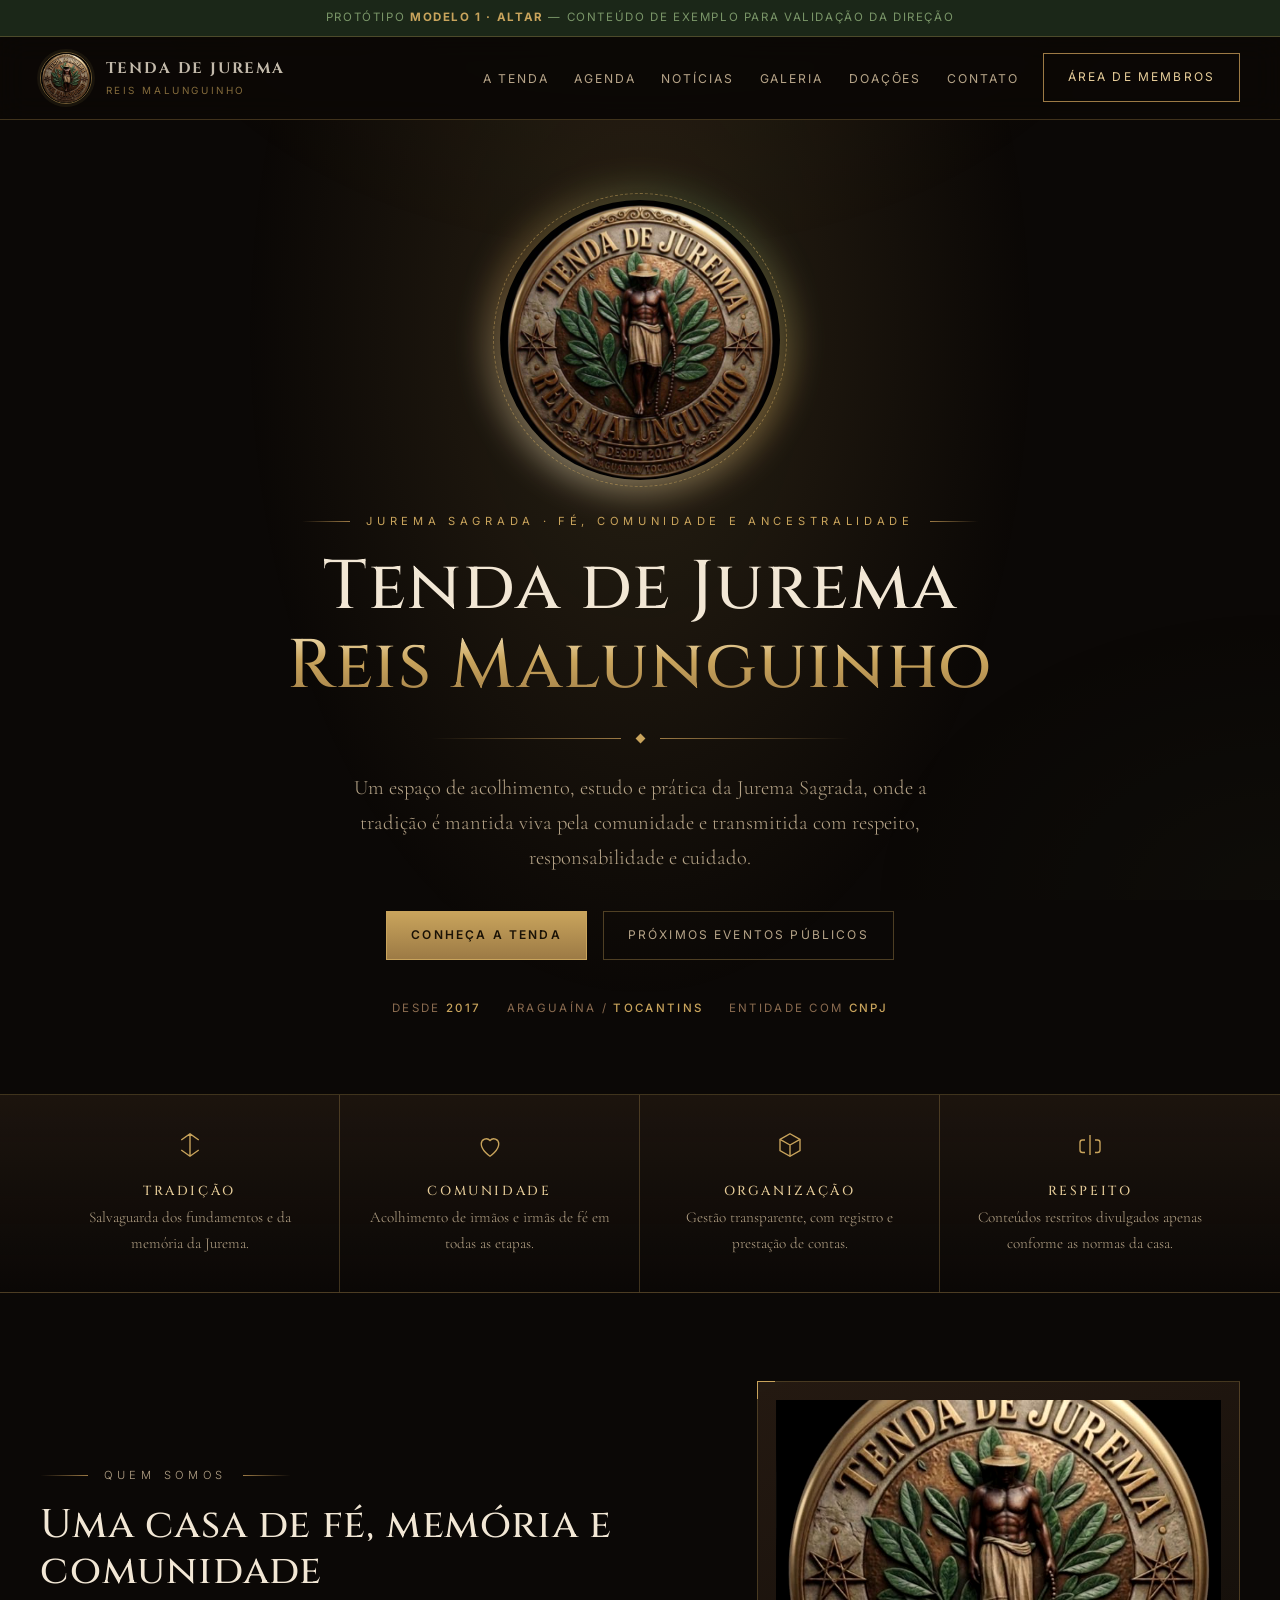
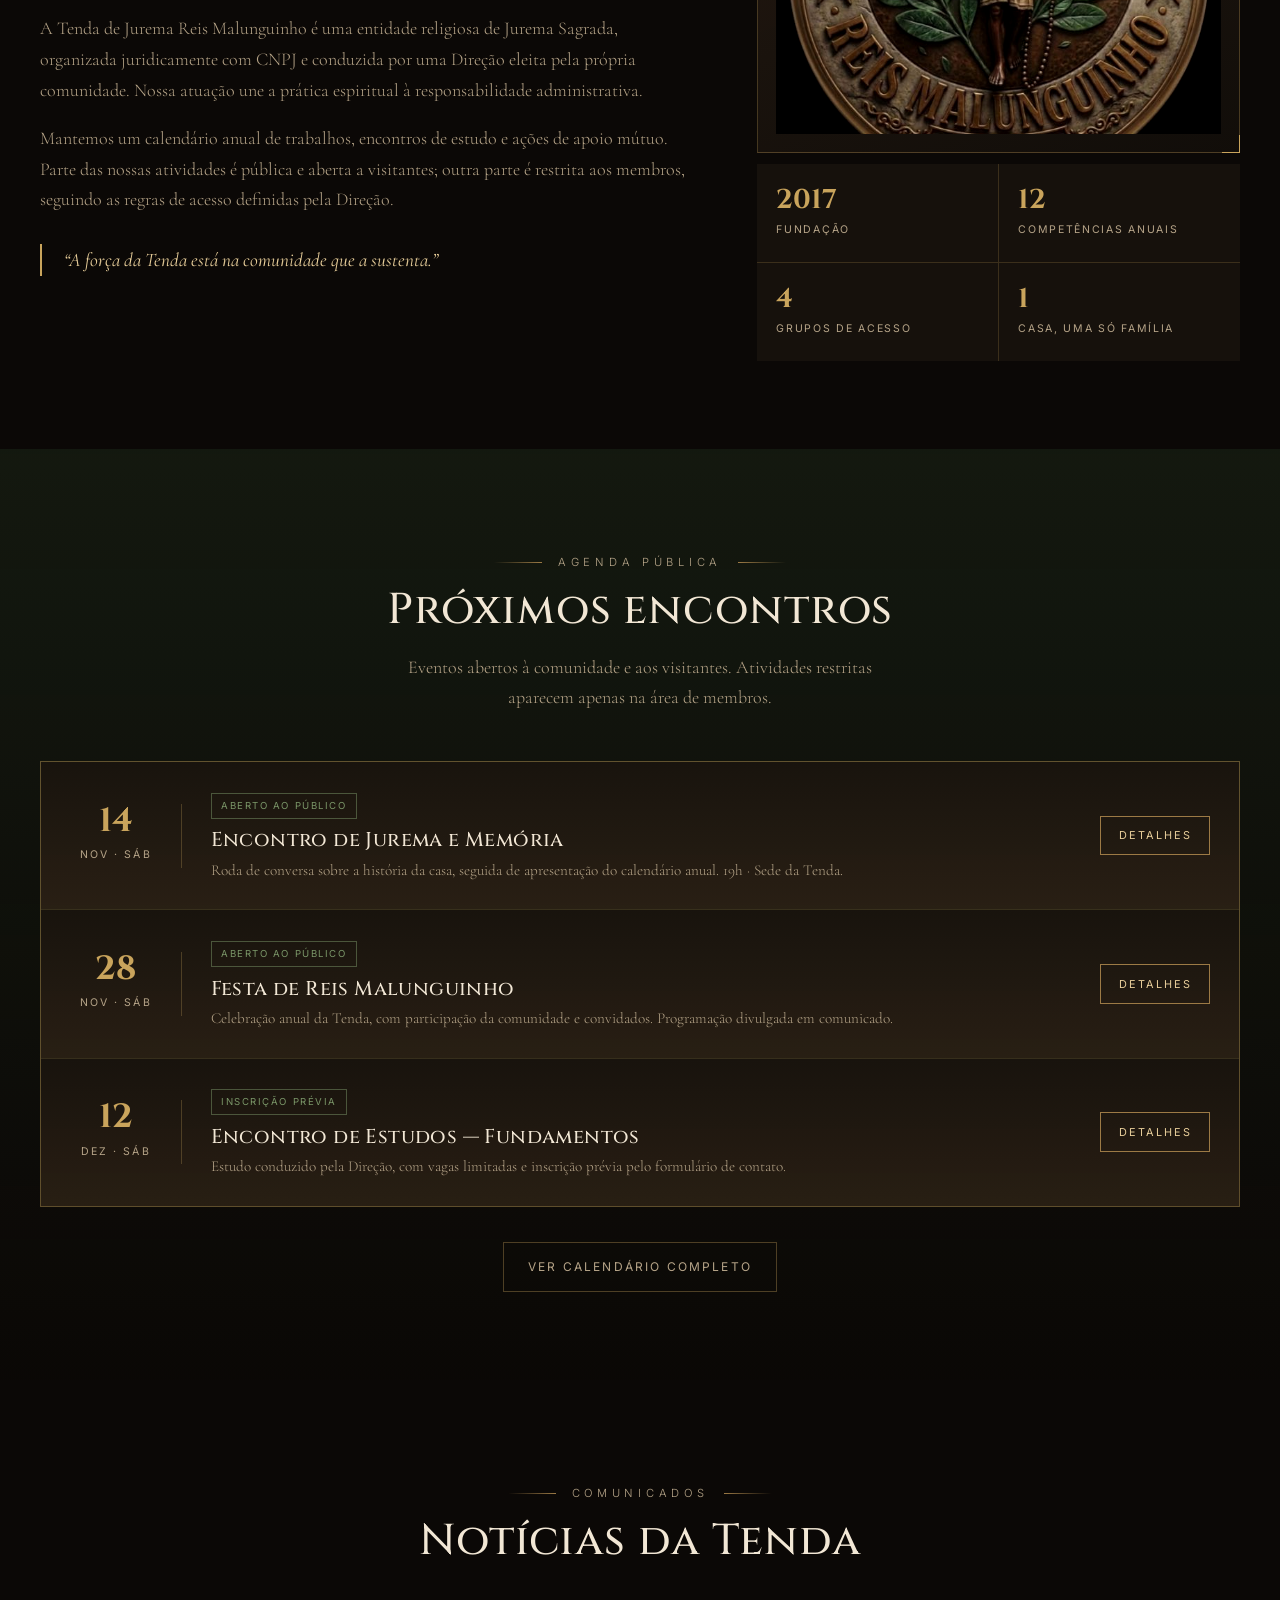
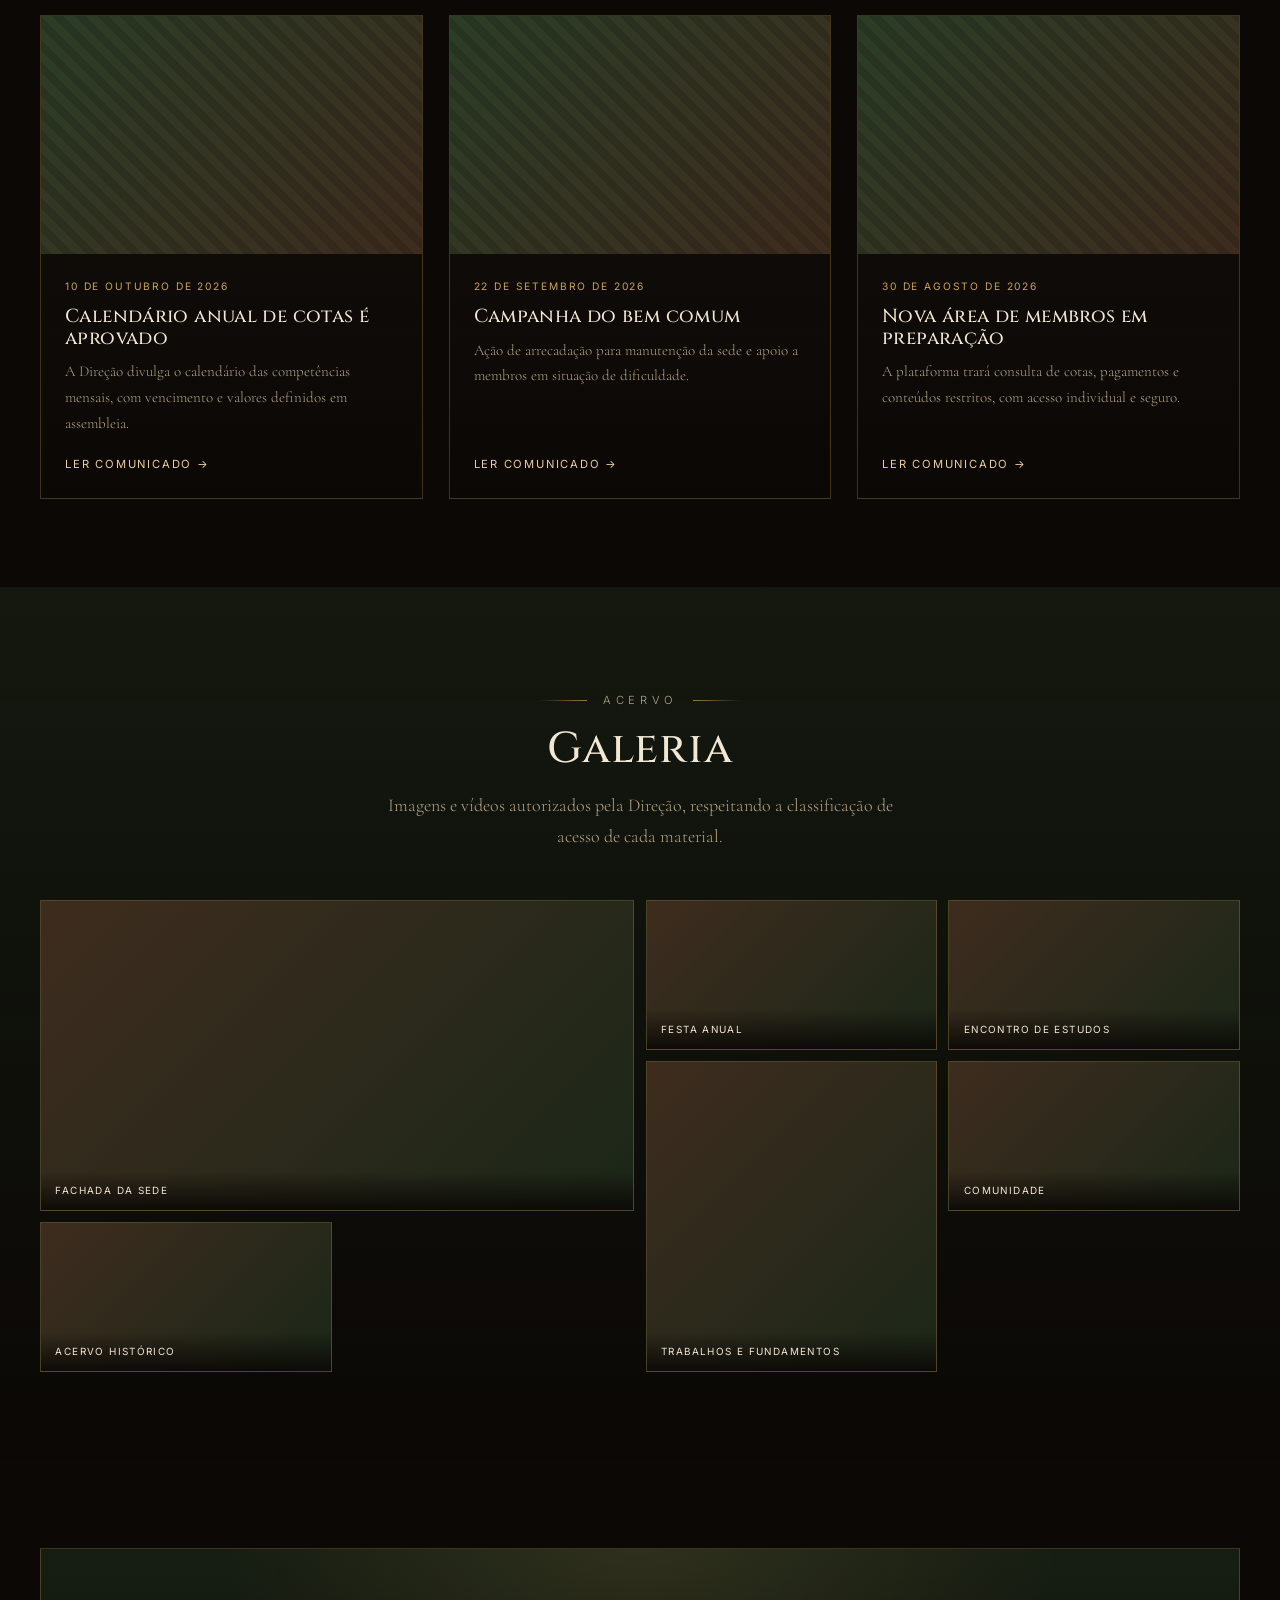
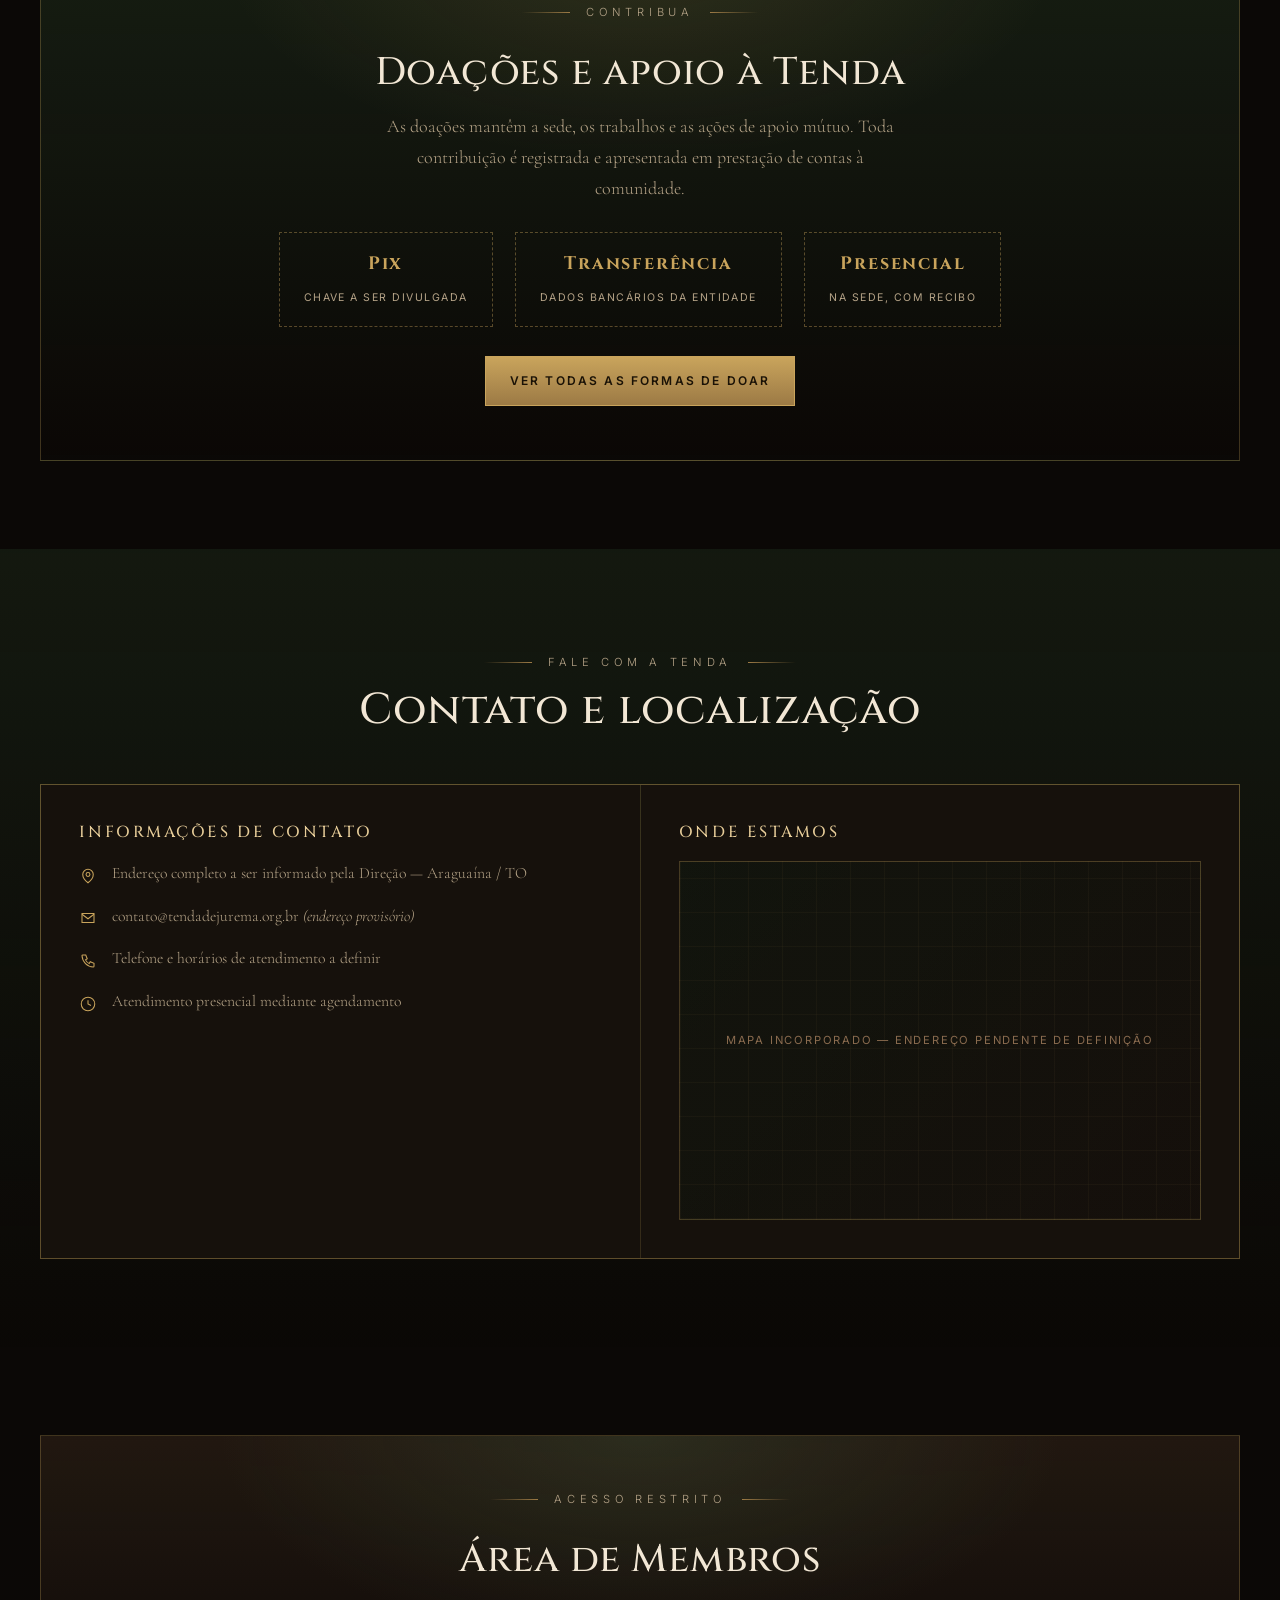
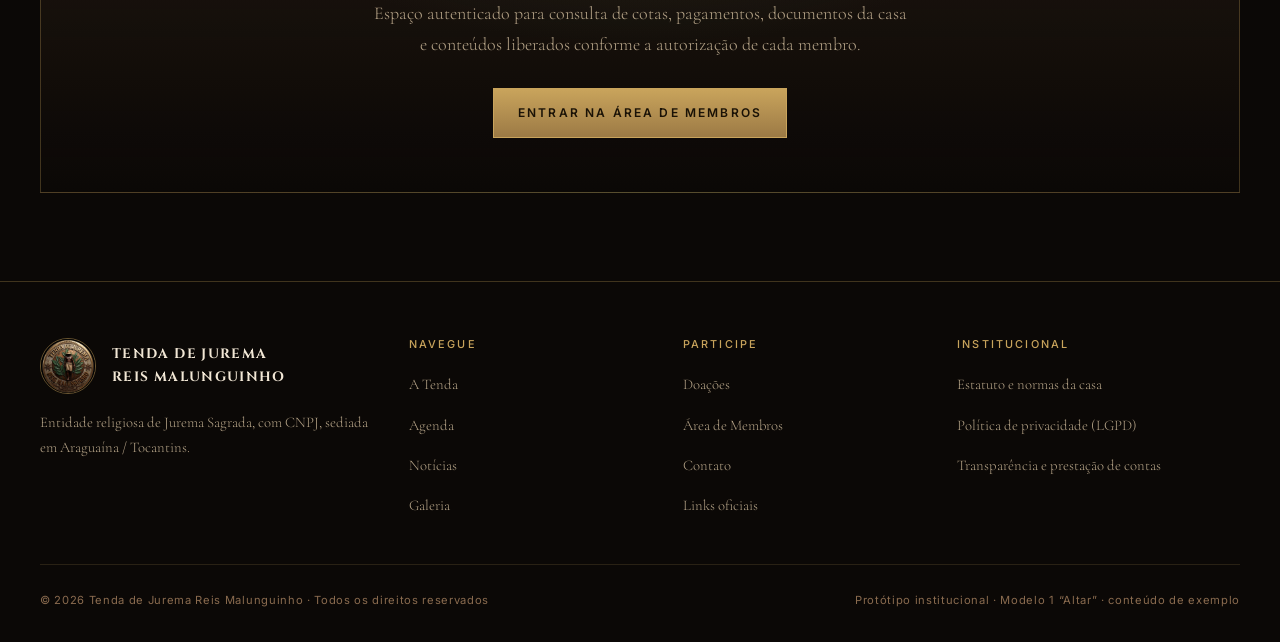
<file: modelo-1-altar/index.html>
<!DOCTYPE html>
<html lang="pt-BR">
<head>
<meta charset="UTF-8">
<meta name="viewport" content="width=device-width, initial-scale=1">
<title>Modelo 1 · Altar — Tenda de Jurema Reis Malunguinho</title>
<meta name="description" content="Protótipo de homepage institucional — Modelo 1 (Altar) para a Tenda de Jurema Reis Malunguinho.">
<link rel="preconnect" href="https://fonts.googleapis.com">
<link rel="preconnect" href="https://fonts.gstatic.com" crossorigin>
<link href="https://fonts.googleapis.com/css2?family=Cinzel:wght@400;500;600&family=Cormorant+Garamond:ital,wght@0,300;0,400;0,500;0,600;1,300;1,400&family=Inter:wght@300;400;500;600&display=swap" rel="stylesheet">
<style>
/* ============================================================
   MODELO 1 — "ALTAR"  ·  Clássico sóbrio / heráldico
   Paleta derivada da logo: ouro/bronze + verde-folha + terra + sombra
   ============================================================ */
:root{
  --preto:#0B0806;
  --carvao:#16110C;
  --terra-900:#241A12;
  --terra-700:#3E2C1E;
  --terra-500:#5A4230;
  --terra-300:#8A6B4F;
  --bronze:#9C7A45;
  --ouro:#C9A45C;
  --ouro-claro:#E8CE9A;
  --ouro-brilho:#F7E7C0;
  --verde-900:#1B2718;
  --verde-700:#2B3D26;
  --verde-500:#4A6340;
  --verde-300:#7A9668;
  --areia:#E2D3B8;
  --areia-clara:#F2E7D5;
  --txt:#EADFCB;
  --txt-suave:#B6A488;
  --serif:'Cormorant Garamond',Georgia,'Times New Roman',serif;
  --display:'Cinzel',Georgia,serif;
  --sans:'Inter',system-ui,-apple-system,'Segoe UI',sans-serif;
  --max:1200px;
  --hair:1px solid rgba(201,164,92,.28);
}
*,*::before,*::after{box-sizing:border-box}
html{scroll-behavior:smooth}
body{
  margin:0;background:var(--preto);color:var(--txt);
  font-family:var(--serif);font-size:18px;line-height:1.7;
  -webkit-font-smoothing:antialiased;overflow-x:hidden;
}
img{max-width:100%;display:block}
a{color:inherit;text-decoration:none}
h1,h2,h3,h4{font-family:var(--display);font-weight:500;letter-spacing:.02em;line-height:1.15;margin:0}
.wrap{width:min(100% - 2.5rem,var(--max));margin-inline:auto}
.sr{position:absolute;width:1px;height:1px;overflow:hidden;clip:rect(0 0 0 0)}

/* ---------- textura de fundo ---------- */
body::before{
  content:"";position:fixed;inset:0;pointer-events:none;z-index:0;opacity:.5;
  background:
    radial-gradient(900px 600px at 50% -10%,rgba(201,164,92,.10),transparent 60%),
    radial-gradient(700px 500px at 100% 100%,rgba(74,99,64,.12),transparent 60%);
}

/* ---------- faixa de aviso (protótipo) ---------- */
.proto{
  position:relative;z-index:60;background:var(--verde-900);border-bottom:var(--hair);
  font-family:var(--sans);font-size:.72rem;letter-spacing:.14em;text-transform:uppercase;
  color:var(--verde-300);text-align:center;padding:.5rem 1rem;
}
.proto strong{color:var(--ouro)}

/* ---------- header ---------- */
header{
  position:sticky;top:0;z-index:50;
  background:rgba(11,8,6,.82);backdrop-filter:blur(14px);
  border-bottom:var(--hair);
}
.nav{display:flex;align-items:center;gap:1.5rem;min-height:82px}
.brand{display:flex;align-items:center;gap:.85rem;margin-right:auto}
.brand img{
  width:52px;height:52px;border-radius:50%;object-fit:cover;
  border:1px solid rgba(201,164,92,.55);box-shadow:0 0 0 3px rgba(201,164,92,.08);
}
.brand b{font-family:var(--display);font-size:.95rem;letter-spacing:.12em;text-transform:uppercase;color:var(--areia-clara);display:block}
.brand span{font-family:var(--sans);font-size:.62rem;letter-spacing:.26em;text-transform:uppercase;color:var(--ouro);opacity:.8}
.menu{display:flex;gap:1.6rem;list-style:none;margin:0;padding:0}
.menu a{
  font-family:var(--sans);font-size:.76rem;letter-spacing:.16em;text-transform:uppercase;
  color:var(--txt-suave);padding:.4rem 0;position:relative;transition:color .25s;
}
.menu a::after{
  content:"";position:absolute;left:0;bottom:0;height:1px;width:0;background:var(--ouro);transition:width .3s;
}
.menu a:hover{color:var(--ouro-claro)}
.menu a:hover::after{width:100%}
.btn{
  display:inline-flex;align-items:center;gap:.6rem;
  font-family:var(--sans);font-size:.75rem;letter-spacing:.18em;text-transform:uppercase;
  padding:.85rem 1.5rem;border:1px solid var(--bronze);color:var(--ouro-claro);
  background:transparent;cursor:pointer;transition:all .3s;white-space:nowrap;
}
.btn:hover{background:rgba(201,164,92,.12);border-color:var(--ouro);color:var(--ouro-brilho)}
.btn--solid{background:linear-gradient(180deg,var(--ouro),var(--bronze));border-color:var(--ouro);color:#1A1206;font-weight:600}
.btn--solid:hover{background:linear-gradient(180deg,var(--ouro-claro),var(--ouro));color:#1A1206}
.btn--ghost{border-color:rgba(201,164,92,.35);color:var(--txt-suave)}
.burger{display:none;background:none;border:var(--hair);color:var(--ouro);padding:.6rem .7rem;cursor:pointer}

/* ---------- hero ---------- */
.hero{position:relative;z-index:1;padding:5rem 0 4rem;text-align:center;overflow:hidden}
.hero::after{
  content:"";position:absolute;left:50%;top:0;translate:-50% 0;width:min(900px,90vw);height:100%;
  background:radial-gradient(ellipse at 50% 22%,rgba(201,164,92,.16),transparent 62%);pointer-events:none;
}
.hero > .wrap{position:relative;z-index:2}
.emblem{
  width:clamp(190px,26vw,280px);aspect-ratio:1;margin:0 auto 2rem;position:relative;
}
.emblem img{width:100%;height:100%;object-fit:cover;border-radius:50%;position:relative;z-index:2}
.emblem::before{
  content:"";position:absolute;inset:-14px;border-radius:50%;
  background:conic-gradient(from 210deg,var(--ouro-brilho),var(--bronze),var(--verde-500),var(--ouro),var(--ouro-brilho));
  filter:blur(16px);opacity:.45;
}
.emblem::after{
  content:"";position:absolute;inset:-7px;border-radius:50%;border:1px solid rgba(201,164,92,.5);
  border-style:dashed;animation:spin 46s linear infinite;
}
@keyframes spin{to{rotate:360deg}}
.eyebrow{
  font-family:var(--sans);font-size:.7rem;letter-spacing:.42em;text-transform:uppercase;
  color:var(--ouro);margin:0 0 1.1rem;display:flex;align-items:center;justify-content:center;gap:1rem;
}
.eyebrow::before,.eyebrow::after{content:"";width:48px;height:1px;background:linear-gradient(90deg,transparent,var(--bronze))}
.eyebrow::after{background:linear-gradient(90deg,var(--bronze),transparent)}
.hero h1{font-size:clamp(2.1rem,6vw,4.3rem);color:var(--areia-clara);text-wrap:balance}
.hero h1 em{
  font-style:normal;display:block;
  background:linear-gradient(180deg,var(--ouro-brilho),var(--ouro) 42%,var(--bronze));
  -webkit-background-clip:text;background-clip:text;color:transparent;
}
.rule{display:flex;align-items:center;justify-content:center;gap:1rem;margin:1.8rem 0}
.rule i{width:min(190px,26vw);height:1px;background:linear-gradient(90deg,transparent,var(--bronze))}
.rule i:last-child{background:linear-gradient(90deg,var(--bronze),transparent)}
.rule s{width:7px;height:7px;rotate:45deg;background:var(--ouro);text-decoration:none}
.lead{max-width:62ch;margin:0 auto;font-size:clamp(1.05rem,2vw,1.28rem);color:var(--txt-suave);font-weight:300}
.hero-cta{display:flex;gap:1rem;justify-content:center;flex-wrap:wrap;margin-top:2.2rem}
.meta{
  margin-top:2.4rem;font-family:var(--sans);font-size:.72rem;letter-spacing:.2em;
  text-transform:uppercase;color:var(--terra-300);display:flex;gap:1.6rem;justify-content:center;flex-wrap:wrap;
}
.meta b{color:var(--ouro);font-weight:500}

/* ---------- faixa de pilares ---------- */
.pillars{position:relative;z-index:1;border-block:var(--hair);background:linear-gradient(180deg,rgba(36,26,18,.7),rgba(11,8,6,.4))}
.pillars ul{
  list-style:none;margin:0;padding:0;display:grid;grid-template-columns:repeat(4,1fr);
}
.pillars li{padding:2.2rem 1.6rem;text-align:center;border-right:var(--hair)}
.pillars li:last-child{border-right:0}
.pillars svg{width:30px;height:30px;margin:0 auto .9rem;stroke:var(--ouro);fill:none;stroke-width:1.1}
.pillars h3{font-size:.82rem;letter-spacing:.2em;text-transform:uppercase;color:var(--ouro-claro);margin-bottom:.4rem}
.pillars p{margin:0;font-size:.95rem;color:var(--txt-suave);font-weight:300}

/* ---------- seções ---------- */
section{position:relative;z-index:1}
.sec{padding:5.5rem 0}
.sec--alt{background:linear-gradient(180deg,rgba(27,39,24,.55),rgba(11,8,6,.2))}
.sec-head{text-align:center;margin-bottom:3rem}
.sec-head .eyebrow{margin-bottom:.9rem}
.sec-head h2{font-size:clamp(1.7rem,4vw,2.7rem);color:var(--areia-clara)}
.sec-head p{max-width:58ch;margin:1rem auto 0;color:var(--txt-suave);font-weight:300}

/* sobre */
.sobre{display:grid;grid-template-columns:1.15fr .85fr;gap:clamp(2rem,5vw,4.5rem);align-items:center}
.sobre h2{font-size:clamp(1.7rem,3.6vw,2.5rem);color:var(--areia-clara);margin-bottom:1.2rem}
.sobre p{color:var(--txt-suave);font-weight:300}
.sobre p+p{margin-top:1rem}
.sobre blockquote{
  margin:1.8rem 0 0;padding-left:1.4rem;border-left:2px solid var(--ouro);
  font-style:italic;font-size:1.2rem;color:var(--ouro-claro);
}
.card-frame{
  position:relative;padding:1.1rem;border:var(--hair);
  background:linear-gradient(160deg,rgba(62,44,30,.5),rgba(22,17,12,.6));
}
.card-frame::before,.card-frame::after{
  content:"";position:absolute;width:18px;height:18px;border:1px solid var(--ouro);
}
.card-frame::before{top:-1px;left:-1px;border-right:0;border-bottom:0}
.card-frame::after{bottom:-1px;right:-1px;border-left:0;border-top:0}
.card-frame img{width:100%;aspect-ratio:4/3;object-fit:cover;filter:sepia(.15) contrast(1.05)}
.facts{list-style:none;margin:0;padding:0;display:grid;grid-template-columns:1fr 1fr;gap:1px;background:rgba(201,164,92,.25)}
.facts li{background:var(--carvao);padding:1.4rem 1.2rem}
.facts b{display:block;font-family:var(--display);font-size:1.7rem;color:var(--ouro);line-height:1}
.facts span{font-family:var(--sans);font-size:.66rem;letter-spacing:.16em;text-transform:uppercase;color:var(--txt-suave);display:block;margin-top:.5rem}

/* agenda */
.agenda{display:grid;gap:1px;background:rgba(201,164,92,.22);border:var(--hair)}
.evento{
  background:linear-gradient(180deg,rgba(22,17,12,.92),rgba(36,26,18,.75));
  display:grid;grid-template-columns:112px 1fr auto;gap:1.8rem;align-items:center;
  padding:1.6rem 1.8rem;transition:background .3s;
}
.evento:hover{background:linear-gradient(180deg,rgba(43,61,38,.75),rgba(36,26,18,.9))}
.data{
  text-align:center;border-right:var(--hair);padding-right:1.2rem;
}
.data b{display:block;font-family:var(--display);font-size:2.1rem;color:var(--ouro);line-height:1}
.data span{font-family:var(--sans);font-size:.66rem;letter-spacing:.2em;text-transform:uppercase;color:var(--txt-suave)}
.evento h3{font-size:1.25rem;color:var(--areia-clara);margin-bottom:.4rem}
.evento p{margin:0;font-size:.95rem;color:var(--txt-suave);font-weight:300}
.tag{
  display:inline-block;font-family:var(--sans);font-size:.6rem;letter-spacing:.16em;text-transform:uppercase;
  border:1px solid rgba(122,150,104,.5);color:var(--verde-300);padding:.25rem .6rem;margin-bottom:.6rem;
}
.evento .btn{padding:.6rem 1.1rem;font-size:.68rem}

/* notícias */
.grid3{display:grid;grid-template-columns:repeat(3,1fr);gap:1.6rem}
.noticia{
  border:var(--hair);background:linear-gradient(180deg,rgba(22,17,12,.85),rgba(11,8,6,.5));
  display:flex;flex-direction:column;transition:transform .35s,border-color .35s;
}
.noticia:hover{transform:translateY(-5px);border-color:rgba(201,164,92,.6)}
.noticia .thumb{aspect-ratio:16/10;background:linear-gradient(135deg,var(--verde-700),var(--terra-700));position:relative;overflow:hidden}
.noticia .thumb::after{
  content:"";position:absolute;inset:0;
  background:repeating-linear-gradient(45deg,rgba(0,0,0,.14) 0 8px,transparent 8px 16px);
}
.noticia .body{padding:1.5rem;display:flex;flex-direction:column;flex:1}
.noticia time{font-family:var(--sans);font-size:.64rem;letter-spacing:.18em;text-transform:uppercase;color:var(--ouro)}
.noticia h3{font-size:1.18rem;color:var(--areia-clara);margin:.7rem 0 .6rem}
.noticia p{margin:0 0 1.2rem;font-size:.94rem;color:var(--txt-suave);font-weight:300;flex:1}
.arrow{font-family:var(--sans);font-size:.7rem;letter-spacing:.16em;text-transform:uppercase;color:var(--ouro-claro)}
.arrow::after{content:" →";transition:margin .25s}
.noticia:hover .arrow::after{margin-left:.35rem}

/* galeria */
.gal{display:grid;grid-template-columns:repeat(4,1fr);grid-auto-rows:150px;gap:.7rem}
.gal figure{
  margin:0;position:relative;overflow:hidden;border:1px solid rgba(201,164,92,.22);
  background:linear-gradient(135deg,var(--terra-700),var(--verde-900));cursor:pointer;
}
.gal figure:nth-child(1){grid-column:span 2;grid-row:span 2}
.gal figure:nth-child(4){grid-row:span 2}
.gal figure::after{
  content:attr(data-label);position:absolute;inset:auto 0 0 0;padding:.7rem .9rem;
  font-family:var(--sans);font-size:.62rem;letter-spacing:.14em;text-transform:uppercase;
  color:var(--areia-clara);background:linear-gradient(0deg,rgba(11,8,6,.92),transparent);
}
.gal figure:hover{filter:brightness(1.15)}

/* doações */
.doar{
  border:var(--hair);padding:clamp(2rem,5vw,3.4rem);text-align:center;position:relative;
  background:
    radial-gradient(600px 300px at 50% 0%,rgba(201,164,92,.14),transparent 70%),
    linear-gradient(180deg,rgba(27,39,24,.7),rgba(11,8,6,.5));
}
.doar h2{font-size:clamp(1.6rem,3.6vw,2.4rem);color:var(--areia-clara);margin-bottom:1rem}
.doar p{max-width:60ch;margin:0 auto 1.8rem;color:var(--txt-suave);font-weight:300}
.doar .opts{display:flex;gap:1.4rem;justify-content:center;flex-wrap:wrap;margin-bottom:1.8rem}
.doar .opts div{border:1px dashed rgba(201,164,92,.4);padding:1rem 1.5rem;min-width:190px}
.doar .opts b{display:block;font-family:var(--display);color:var(--ouro);letter-spacing:.1em}
.doar .opts span{font-family:var(--sans);font-size:.66rem;letter-spacing:.14em;text-transform:uppercase;color:var(--txt-suave)}

/* contato */
.contato{display:grid;grid-template-columns:1fr 1fr;gap:1px;background:rgba(201,164,92,.22);border:var(--hair)}
.contato > div{background:var(--carvao);padding:2.4rem}
.contato h3{font-size:1rem;letter-spacing:.16em;text-transform:uppercase;color:var(--ouro-claro);margin-bottom:1.2rem}
.info{list-style:none;margin:0;padding:0;display:grid;gap:1rem}
.info li{display:flex;gap:.9rem;font-size:.98rem;color:var(--txt-suave);font-weight:300}
.info svg{width:18px;height:18px;flex:none;margin-top:.35rem;stroke:var(--ouro);fill:none;stroke-width:1.4}
.mapa{
  aspect-ratio:16/11;border:var(--hair);display:grid;place-items:center;text-align:center;padding:1rem;
  background:
    linear-gradient(rgba(11,8,6,.6),rgba(11,8,6,.6)),
    repeating-linear-gradient(0deg,rgba(201,164,92,.12) 0 1px,transparent 1px 34px),
    repeating-linear-gradient(90deg,rgba(201,164,92,.12) 0 1px,transparent 1px 34px),
    linear-gradient(135deg,var(--verde-900),var(--terra-900));
}
.mapa span{font-family:var(--sans);font-size:.7rem;letter-spacing:.16em;text-transform:uppercase;color:var(--terra-300)}

/* footer */
footer{background:var(--preto);border-top:var(--hair);padding:3.5rem 0 2rem;position:relative;z-index:1}
.fgrid{display:grid;grid-template-columns:1.4fr 1fr 1fr 1.2fr;gap:2.4rem}
footer h4{font-family:var(--sans);font-size:.68rem;letter-spacing:.2em;text-transform:uppercase;color:var(--ouro);margin-bottom:1.1rem}
footer ul{list-style:none;margin:0;padding:0;display:grid;gap:.6rem}
footer a,footer p{font-size:.92rem;color:var(--txt-suave);font-weight:300;margin:0}
footer a:hover{color:var(--ouro-claro)}
.fbrand{display:flex;gap:1rem;align-items:center;margin-bottom:1rem}
.fbrand img{width:56px;height:56px;border-radius:50%;border:1px solid rgba(201,164,92,.5)}
.fbrand b{font-family:var(--display);font-size:.85rem;letter-spacing:.1em;color:var(--areia-clara);text-transform:uppercase}
.fbottom{
  margin-top:2.8rem;padding-top:1.6rem;border-top:1px solid rgba(201,164,92,.16);
  display:flex;justify-content:space-between;gap:1rem;flex-wrap:wrap;
  font-family:var(--sans);font-size:.7rem;letter-spacing:.06em;color:var(--terra-300);
}

/* ---------- responsivo ---------- */
@media (max-width:980px){
  .pillars ul{grid-template-columns:1fr 1fr}
  .pillars li:nth-child(2){border-right:0}
  .pillars li:nth-child(1),.pillars li:nth-child(2){border-bottom:var(--hair)}
  .sobre{grid-template-columns:1fr}
  .grid3{grid-template-columns:1fr}
  .gal{grid-template-columns:1fr 1fr;grid-auto-rows:130px}
  .gal figure:nth-child(1){grid-column:span 2;grid-row:span 1}
  .gal figure:nth-child(4){grid-row:span 1}
  .contato{grid-template-columns:1fr}
  .fgrid{grid-template-columns:1fr 1fr}
}
@media (max-width:760px){
  .menu{display:none;position:absolute;top:100%;left:0;right:0;flex-direction:column;gap:0;
    background:rgba(11,8,6,.98);border-bottom:var(--hair);padding:.5rem 0}
  .menu a{padding:1rem 1.4rem;display:block;border-bottom:1px solid rgba(201,164,92,.1)}
  #nav:checked ~ .menu{display:flex}
  .burger{display:block}
  .nav{min-height:70px;gap:.8rem}
  .brand b{font-size:.78rem}
  .nav .btn{display:none}
  .evento{grid-template-columns:1fr;gap:.9rem;text-align:left}
  .data{text-align:left;border-right:0;border-bottom:var(--hair);padding:0 0 .7rem}
  .fgrid{grid-template-columns:1fr}
  .hero{padding:3rem 0 2.5rem}
}
@media (prefers-reduced-motion:reduce){*{animation:none!important;transition:none!important}}
</style>
</head>
<body>

<div class="proto">Protótipo <strong>Modelo 1 · Altar</strong> — conteúdo de exemplo para validação da Direção</div>

<header>
  <div class="wrap nav">
    <a class="brand" href="#top">
      <img src="../assets/logo.jpg" alt="Emblema da Tenda de Jurema Reis Malunguinho">
      <span><b>Tenda de Jurema</b><span>Reis Malunguinho</span></span>
    </a>
    <input type="checkbox" id="nav" class="sr">
    <label class="burger" for="nav" aria-label="Abrir menu">
      <svg width="20" height="14" viewBox="0 0 20 14" fill="none" stroke="currentColor" stroke-width="1.6"><path d="M0 1h20M0 7h20M0 13h20"/></svg>
    </label>
    <ul class="menu">
      <li><a href="#tenda">A Tenda</a></li>
      <li><a href="#agenda">Agenda</a></li>
      <li><a href="#noticias">Notícias</a></li>
      <li><a href="#galeria">Galeria</a></li>
      <li><a href="#doacoes">Doações</a></li>
      <li><a href="#contato">Contato</a></li>
    </ul>
    <a class="btn" href="#membros">Área de Membros</a>
  </div>
</header>

<main id="top">

  <section class="hero">
    <div class="wrap">
      <div class="emblem"><img src="../assets/logo.jpg" alt="Emblema da Tenda de Jurema Reis Malunguinho"></div>
      <p class="eyebrow">Jurema Sagrada · Fé, comunidade e ancestralidade</p>
      <h1>Tenda de Jurema <em>Reis Malunguinho</em></h1>
      <div class="rule"><i></i><s></s><i></i></div>
      <p class="lead">
        Um espaço de acolhimento, estudo e prática da Jurema Sagrada, onde a tradição
        é mantida viva pela comunidade e transmitida com respeito, responsabilidade e cuidado.
      </p>
      <div class="hero-cta">
        <a class="btn btn--solid" href="#tenda">Conheça a Tenda</a>
        <a class="btn btn--ghost" href="#agenda">Próximos eventos públicos</a>
      </div>
      <p class="meta">
        <span>Desde <b>2017</b></span>
        <span>Araguaína / <b>Tocantins</b></span>
        <span>Entidade com <b>CNPJ</b></span>
      </p>
    </div>
  </section>

  <section class="pillars">
    <div class="wrap">
      <ul>
        <li>
          <svg viewBox="0 0 24 24"><path d="M12 3v18M5 8l7-5 7 5M5 16l7 5 7-5"/></svg>
          <h3>Tradição</h3>
          <p>Salvaguarda dos fundamentos e da memória da Jurema.</p>
        </li>
        <li>
          <svg viewBox="0 0 24 24"><path d="M12 21s-7-4.5-7-10a4 4 0 0 1 7-2.6A4 4 0 0 1 19 11c0 5.5-7 10-7 10z"/></svg>
          <h3>Comunidade</h3>
          <p>Acolhimento de irmãos e irmãs de fé em todas as etapas.</p>
        </li>
        <li>
          <svg viewBox="0 0 24 24"><path d="M12 3l8 4.5v9L12 21l-8-4.5v-9L12 3z"/><path d="M12 12l8-4.5M12 12v9M12 12L4 7.5"/></svg>
          <h3>Organização</h3>
          <p>Gestão transparente, com registro e prestação de contas.</p>
        </li>
        <li>
          <svg viewBox="0 0 24 24"><path d="M12 4v16M8 8H6a2 2 0 0 0-2 2v6a2 2 0 0 0 2 2h2M16 8h2a2 2 0 0 1 2 2v6a2 2 0 0 1-2 2h-2"/></svg>
          <h3>Respeito</h3>
          <p>Conteúdos restritos divulgados apenas conforme as normas da casa.</p>
        </li>
      </ul>
    </div>
  </section>

  <section class="sec" id="tenda">
    <div class="wrap sobre">
      <div>
        <p class="eyebrow" style="justify-content:flex-start">Quem somos</p>
        <h2>Uma casa de fé, memória e comunidade</h2>
        <p>
          A Tenda de Jurema Reis Malunguinho é uma entidade religiosa de Jurema Sagrada,
          organizada juridicamente com CNPJ e conduzida por uma Direção eleita pela própria comunidade.
          Nossa atuação une a prática espiritual à responsabilidade administrativa.
        </p>
        <p>
          Mantemos um calendário anual de trabalhos, encontros de estudo e ações de apoio mútuo.
          Parte das nossas atividades é pública e aberta a visitantes; outra parte é restrita aos
          membros, seguindo as regras de acesso definidas pela Direção.
        </p>
        <blockquote>“A força da Tenda está na comunidade que a sustenta.”</blockquote>
      </div>
      <div>
        <div class="card-frame">
          <img src="../assets/logo.jpg" alt="Emblema da Tenda">
        </div>
        <ul class="facts" style="margin-top:.7rem">
          <li><b>2017</b><span>Fundação</span></li>
          <li><b>12</b><span>Competências anuais</span></li>
          <li><b>4</b><span>Grupos de acesso</span></li>
          <li><b>1</b><span>Casa, uma só família</span></li>
        </ul>
      </div>
    </div>
  </section>

  <section class="sec sec--alt" id="agenda">
    <div class="wrap">
      <div class="sec-head">
        <p class="eyebrow">Agenda pública</p>
        <h2>Próximos encontros</h2>
        <p>Eventos abertos à comunidade e aos visitantes. Atividades restritas aparecem apenas na área de membros.</p>
      </div>
      <div class="agenda">
        <article class="evento">
          <div class="data"><b>14</b><span>Nov · Sáb</span></div>
          <div>
            <span class="tag">Aberto ao público</span>
            <h3>Encontro de Jurema e Memória</h3>
            <p>Roda de conversa sobre a história da casa, seguida de apresentação do calendário anual. 19h · Sede da Tenda.</p>
          </div>
          <a class="btn" href="#">Detalhes</a>
        </article>
        <article class="evento">
          <div class="data"><b>28</b><span>Nov · Sáb</span></div>
          <div>
            <span class="tag">Aberto ao público</span>
            <h3>Festa de Reis Malunguinho</h3>
            <p>Celebração anual da Tenda, com participação da comunidade e convidados. Programação divulgada em comunicado.</p>
          </div>
          <a class="btn" href="#">Detalhes</a>
        </article>
        <article class="evento">
          <div class="data"><b>12</b><span>Dez · Sáb</span></div>
          <div>
            <span class="tag">Inscrição prévia</span>
            <h3>Encontro de Estudos — Fundamentos</h3>
            <p>Estudo conduzido pela Direção, com vagas limitadas e inscrição prévia pelo formulário de contato.</p>
          </div>
          <a class="btn" href="#">Detalhes</a>
        </article>
      </div>
      <div style="text-align:center;margin-top:2.2rem">
        <a class="btn btn--ghost" href="#">Ver calendário completo</a>
      </div>
    </div>
  </section>

  <section class="sec" id="noticias">
    <div class="wrap">
      <div class="sec-head">
        <p class="eyebrow">Comunicados</p>
        <h2>Notícias da Tenda</h2>
      </div>
      <div class="grid3">
        <article class="noticia">
          <div class="thumb"></div>
          <div class="body">
            <time datetime="2026-10-10">10 de outubro de 2026</time>
            <h3>Calendário anual de cotas é aprovado</h3>
            <p>A Direção divulga o calendário das competências mensais, com vencimento e valores definidos em assembleia.</p>
            <a class="arrow" href="#">Ler comunicado</a>
          </div>
        </article>
        <article class="noticia">
          <div class="thumb"></div>
          <div class="body">
            <time datetime="2026-09-22">22 de setembro de 2026</time>
            <h3>Campanha do bem comum</h3>
            <p>Ação de arrecadação para manutenção da sede e apoio a membros em situação de dificuldade.</p>
            <a class="arrow" href="#">Ler comunicado</a>
          </div>
        </article>
        <article class="noticia">
          <div class="thumb"></div>
          <div class="body">
            <time datetime="2026-08-30">30 de agosto de 2026</time>
            <h3>Nova área de membros em preparação</h3>
            <p>A plataforma trará consulta de cotas, pagamentos e conteúdos restritos, com acesso individual e seguro.</p>
            <a class="arrow" href="#">Ler comunicado</a>
          </div>
        </article>
      </div>
    </div>
  </section>

  <section class="sec sec--alt" id="galeria">
    <div class="wrap">
      <div class="sec-head">
        <p class="eyebrow">Acervo</p>
        <h2>Galeria</h2>
        <p>Imagens e vídeos autorizados pela Direção, respeitando a classificação de acesso de cada material.</p>
      </div>
      <div class="gal">
        <figure data-label="Fachada da sede"></figure>
        <figure data-label="Festa anual"></figure>
        <figure data-label="Encontro de estudos"></figure>
        <figure data-label="Trabalhos e fundamentos"></figure>
        <figure data-label="Comunidade"></figure>
        <figure data-label="Acervo histórico"></figure>
      </div>
    </div>
  </section>

  <section class="sec" id="doacoes">
    <div class="wrap">
      <div class="doar">
        <p class="eyebrow">Contribua</p>
        <h2>Doações e apoio à Tenda</h2>
        <p>
          As doações mantêm a sede, os trabalhos e as ações de apoio mútuo.
          Toda contribuição é registrada e apresentada em prestação de contas à comunidade.
        </p>
        <div class="opts">
          <div><b>Pix</b><span>Chave a ser divulgada</span></div>
          <div><b>Transferência</b><span>Dados bancários da entidade</span></div>
          <div><b>Presencial</b><span>Na sede, com recibo</span></div>
        </div>
        <a class="btn btn--solid" href="#">Ver todas as formas de doar</a>
      </div>
    </div>
  </section>

  <section class="sec sec--alt" id="contato">
    <div class="wrap">
      <div class="sec-head">
        <p class="eyebrow">Fale com a Tenda</p>
        <h2>Contato e localização</h2>
      </div>
      <div class="contato">
        <div>
          <h3>Informações de contato</h3>
          <ul class="info">
            <li><svg viewBox="0 0 24 24"><path d="M12 21s-7-5.2-7-11a7 7 0 1 1 14 0c0 5.8-7 11-7 11z"/><circle cx="12" cy="10" r="2.6"/></svg><span>Endereço completo a ser informado pela Direção — Araguaína / TO</span></li>
            <li><svg viewBox="0 0 24 24"><path d="M4 6h16v12H4z"/><path d="m4 7 8 6 8-6"/></svg><span>contato@tendadejurema.org.br <em>(endereço provisório)</em></span></li>
            <li><svg viewBox="0 0 24 24"><path d="M5 4h4l2 5-2.4 1.5a12 12 0 0 0 5 5L15 13l5 2v4a1 1 0 0 1-1 1A16 16 0 0 1 4 5a1 1 0 0 1 1-1z"/></svg><span>Telefone e horários de atendimento a definir</span></li>
            <li><svg viewBox="0 0 24 24"><circle cx="12" cy="12" r="9"/><path d="M12 7v5l4 2"/></svg><span>Atendimento presencial mediante agendamento</span></li>
          </ul>
        </div>
        <div>
          <h3>Onde estamos</h3>
          <div class="mapa"><span>Mapa incorporado — endereço pendente de definição</span></div>
        </div>
      </div>
    </div>
  </section>

  <section class="sec" id="membros">
    <div class="wrap">
      <div class="doar" style="background:radial-gradient(600px 300px at 50% 0%,rgba(74,99,64,.28),transparent 70%),linear-gradient(180deg,rgba(36,26,18,.9),rgba(11,8,6,.6))">
        <p class="eyebrow">Acesso restrito</p>
        <h2>Área de Membros</h2>
        <p>
          Espaço autenticado para consulta de cotas, pagamentos, documentos da casa e conteúdos
          liberados conforme a autorização de cada membro.
        </p>
        <a class="btn btn--solid" href="#">Entrar na Área de Membros</a>
      </div>
    </div>
  </section>

</main>

<footer>
  <div class="wrap">
    <div class="fgrid">
      <div>
        <div class="fbrand">
          <img src="../assets/logo.jpg" alt="">
          <b>Tenda de Jurema<br>Reis Malunguinho</b>
        </div>
        <p>Entidade religiosa de Jurema Sagrada, com CNPJ, sediada em Araguaína / Tocantins.</p>
      </div>
      <div>
        <h4>Navegue</h4>
        <ul>
          <li><a href="#tenda">A Tenda</a></li>
          <li><a href="#agenda">Agenda</a></li>
          <li><a href="#noticias">Notícias</a></li>
          <li><a href="#galeria">Galeria</a></li>
        </ul>
      </div>
      <div>
        <h4>Participe</h4>
        <ul>
          <li><a href="#doacoes">Doações</a></li>
          <li><a href="#membros">Área de Membros</a></li>
          <li><a href="#contato">Contato</a></li>
          <li><a href="#">Links oficiais</a></li>
        </ul>
      </div>
      <div>
        <h4>Institucional</h4>
        <ul>
          <li><a href="#">Estatuto e normas da casa</a></li>
          <li><a href="#">Política de privacidade (LGPD)</a></li>
          <li><a href="#">Transparência e prestação de contas</a></li>
        </ul>
      </div>
    </div>
    <div class="fbottom">
      <span>© 2026 Tenda de Jurema Reis Malunguinho · Todos os direitos reservados</span>
      <span>Protótipo institucional · Modelo 1 “Altar” · conteúdo de exemplo</span>
    </div>
  </div>
</footer>

</body>
</html>
</file>
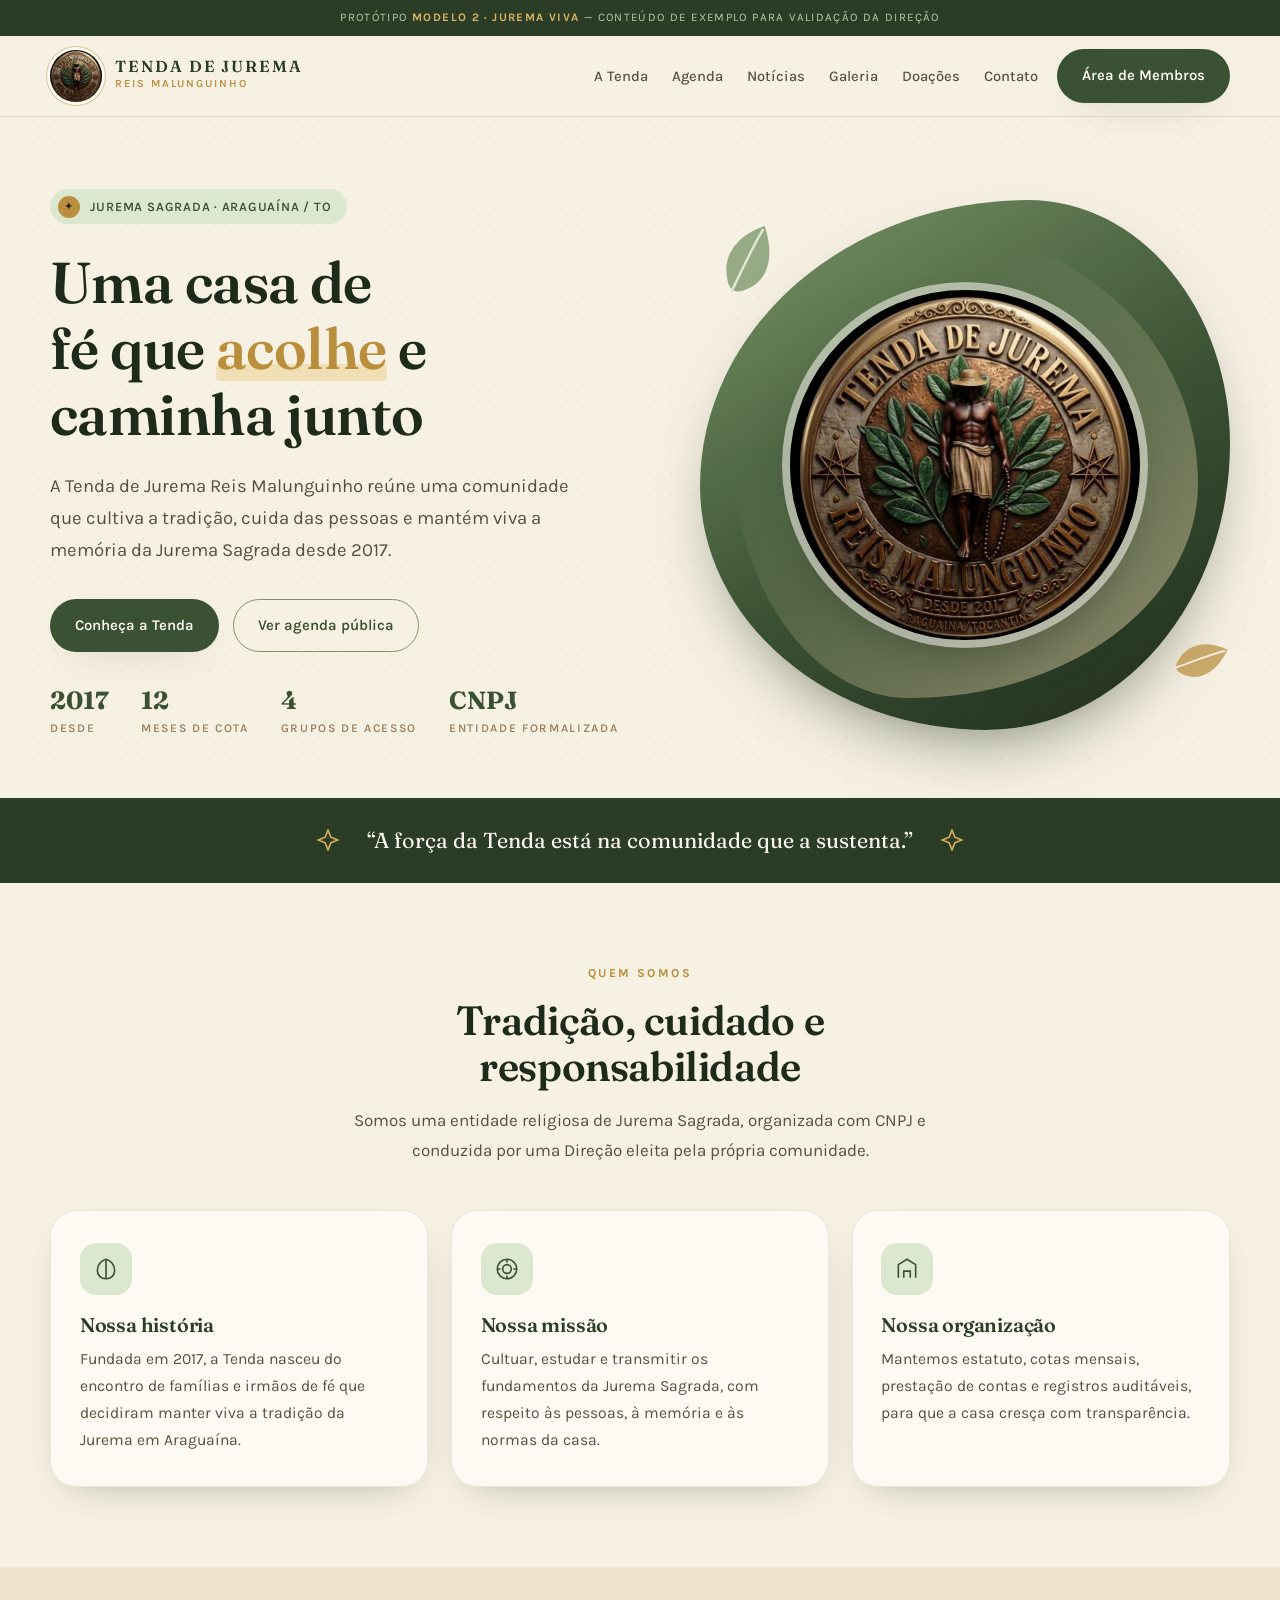
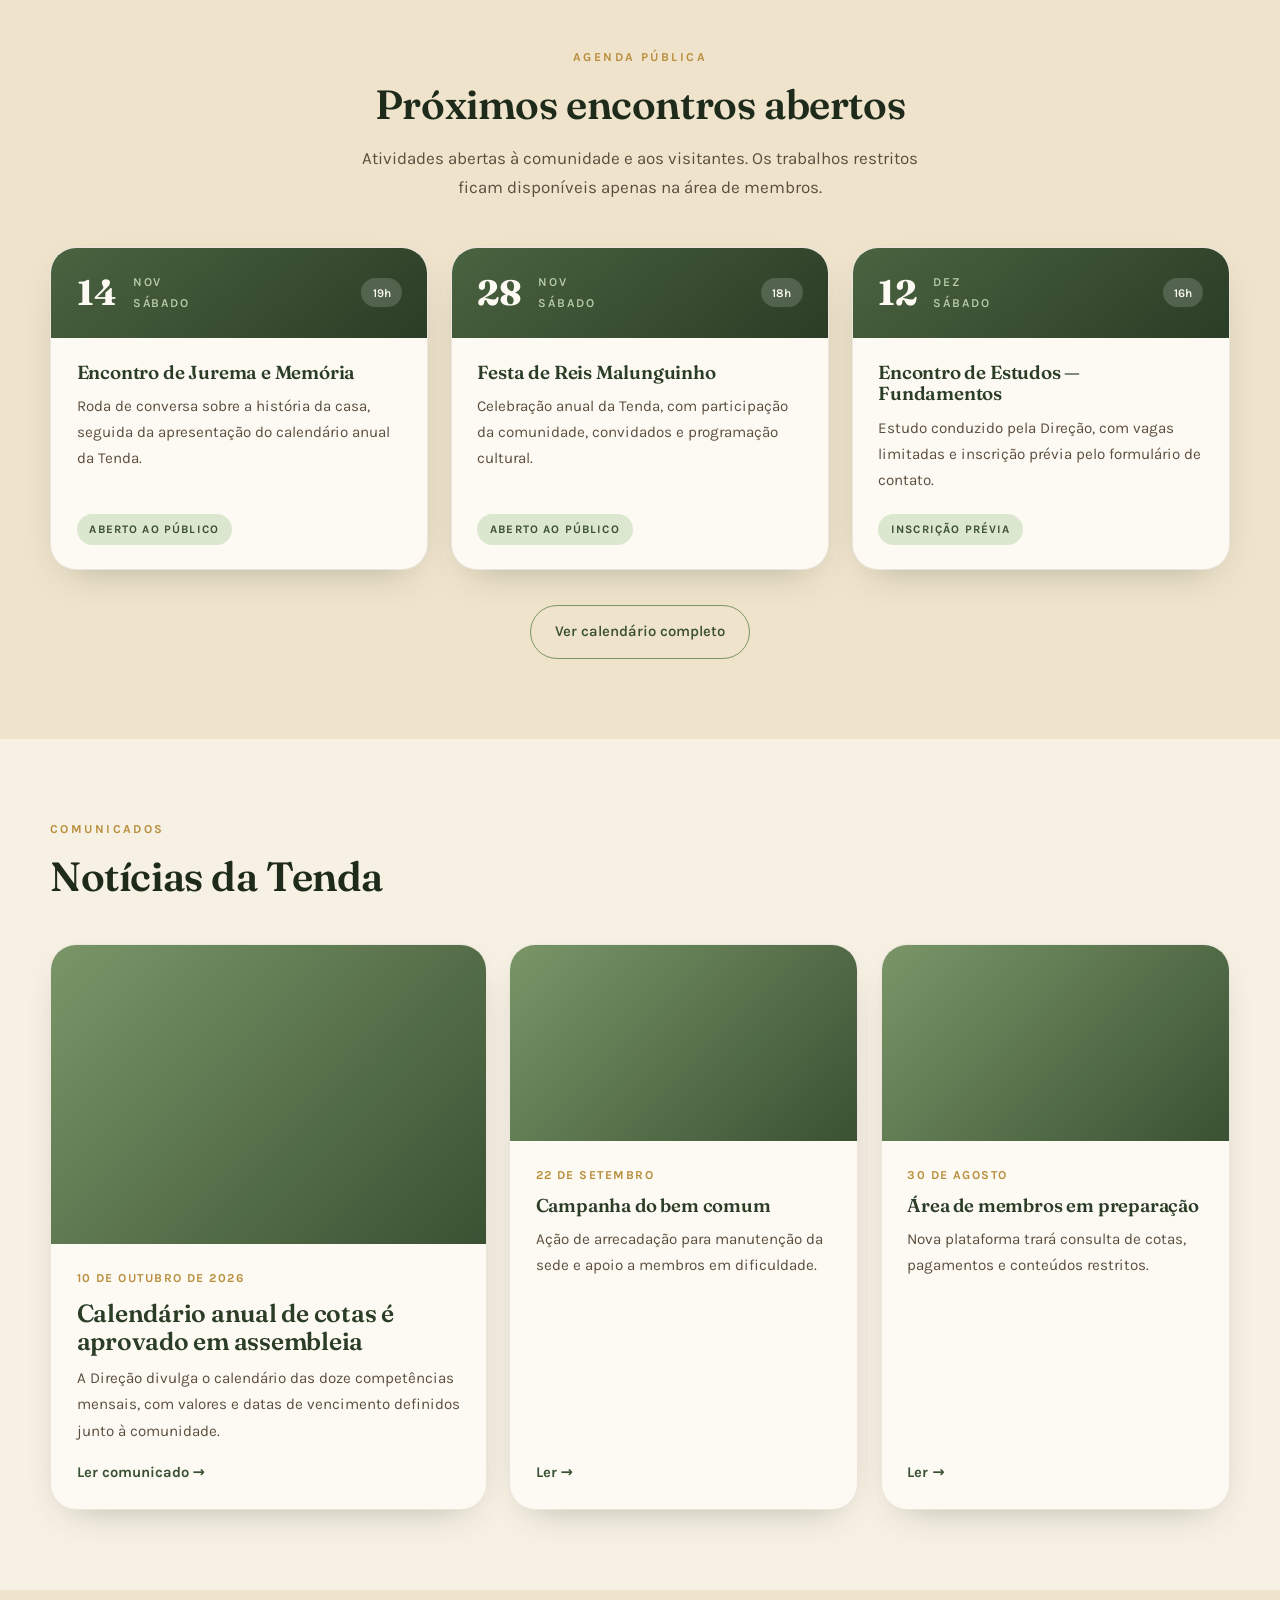
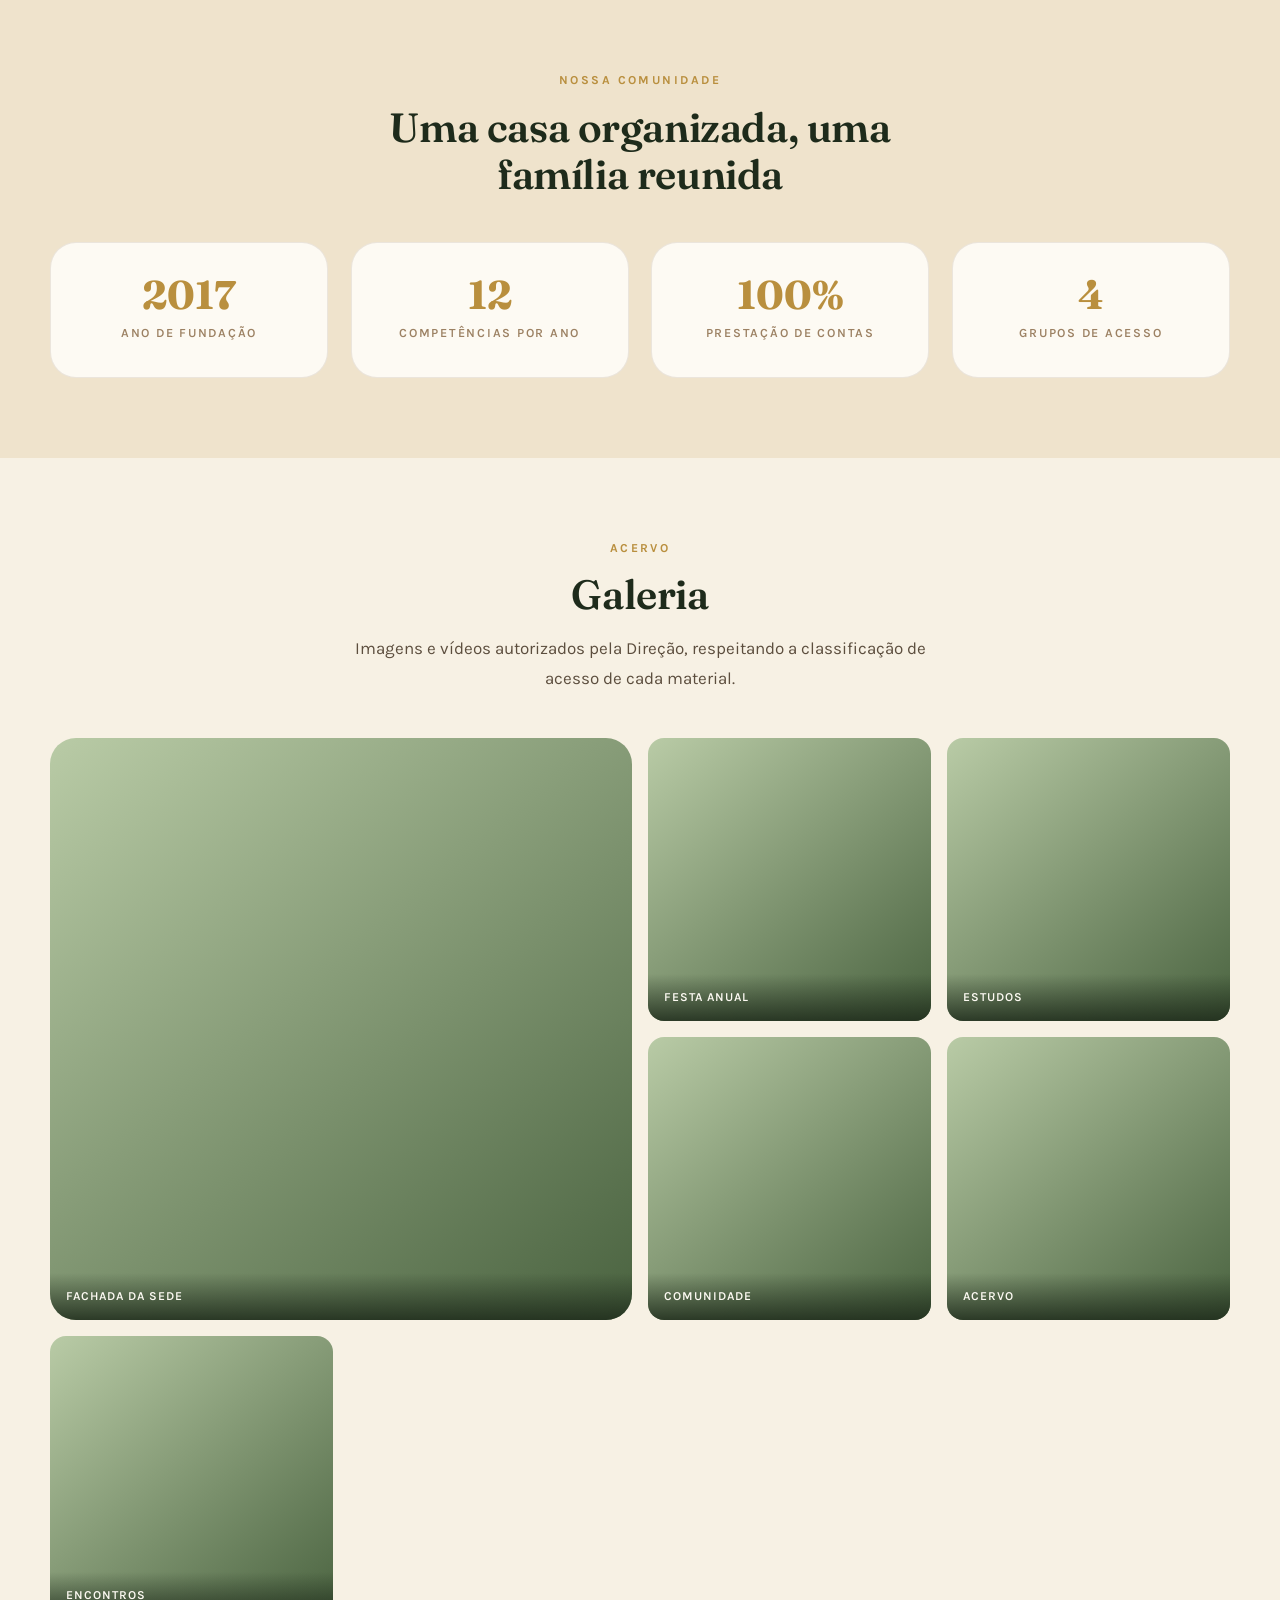
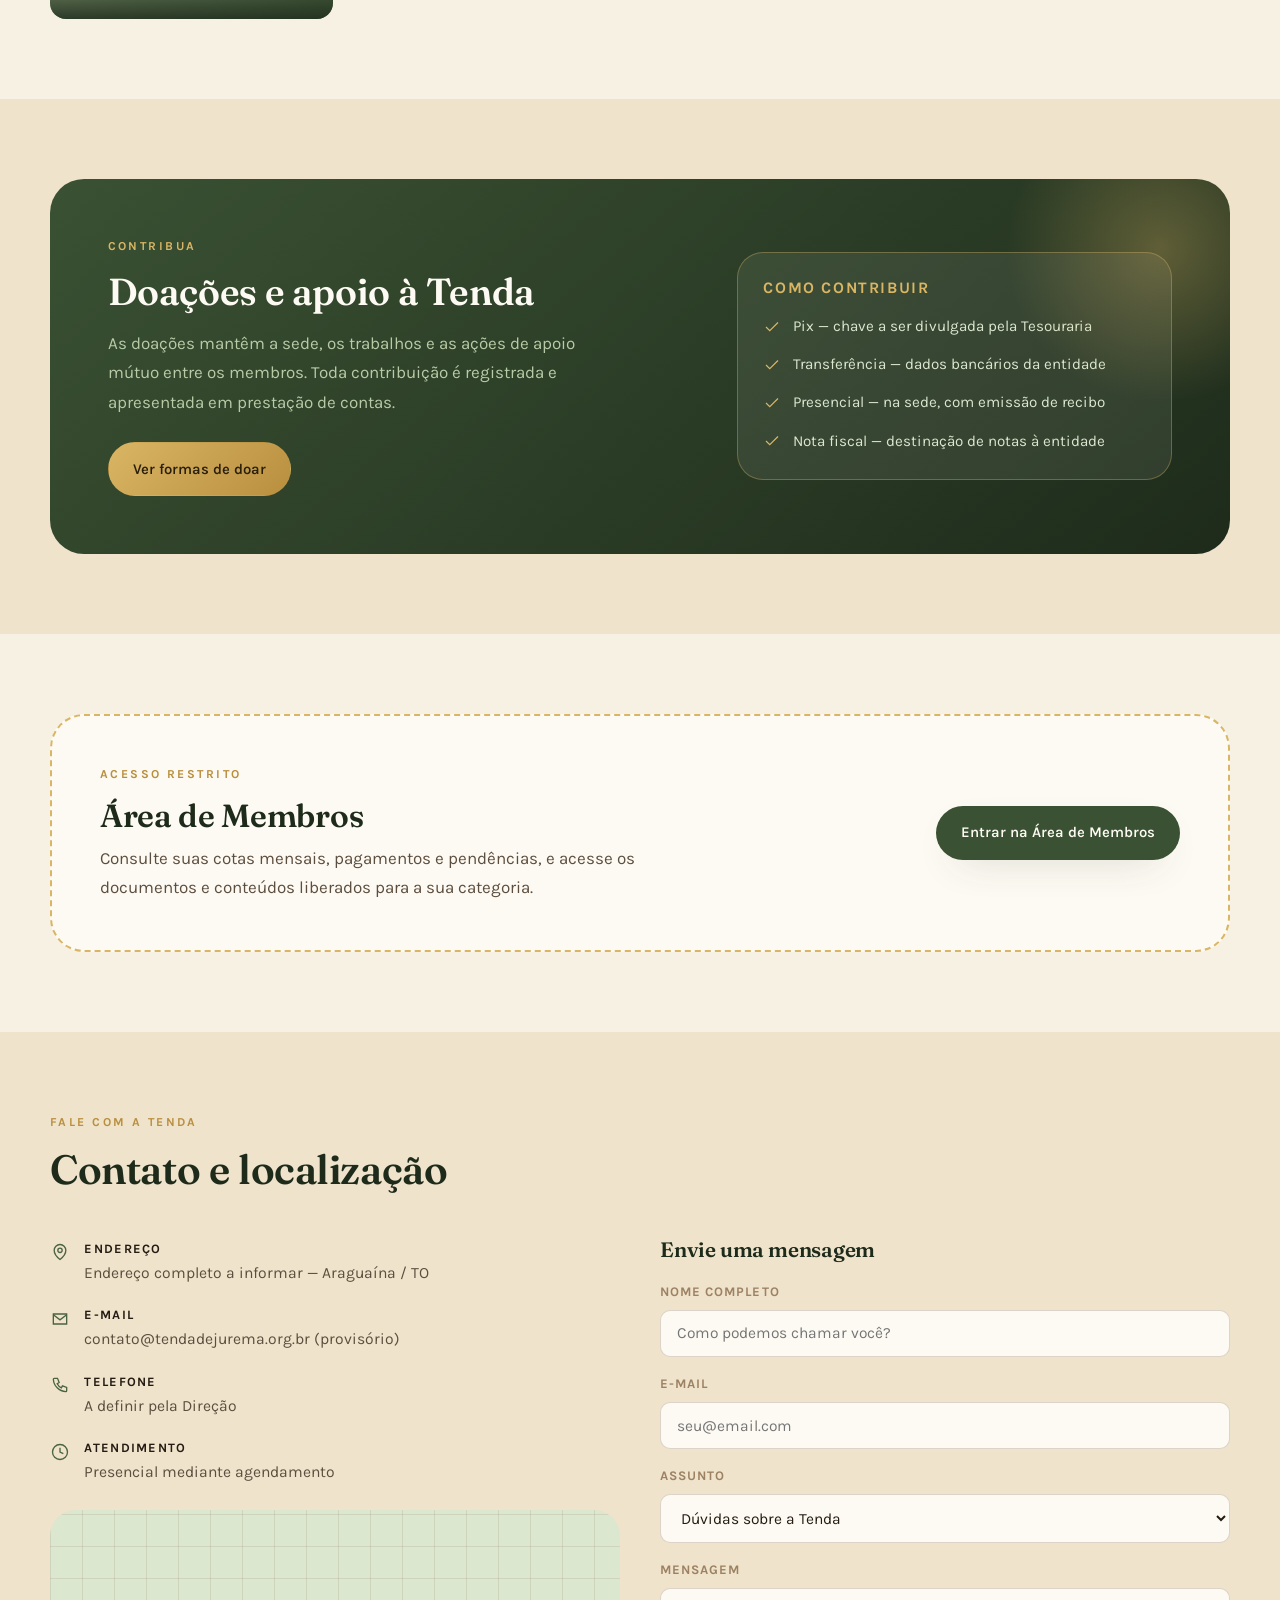
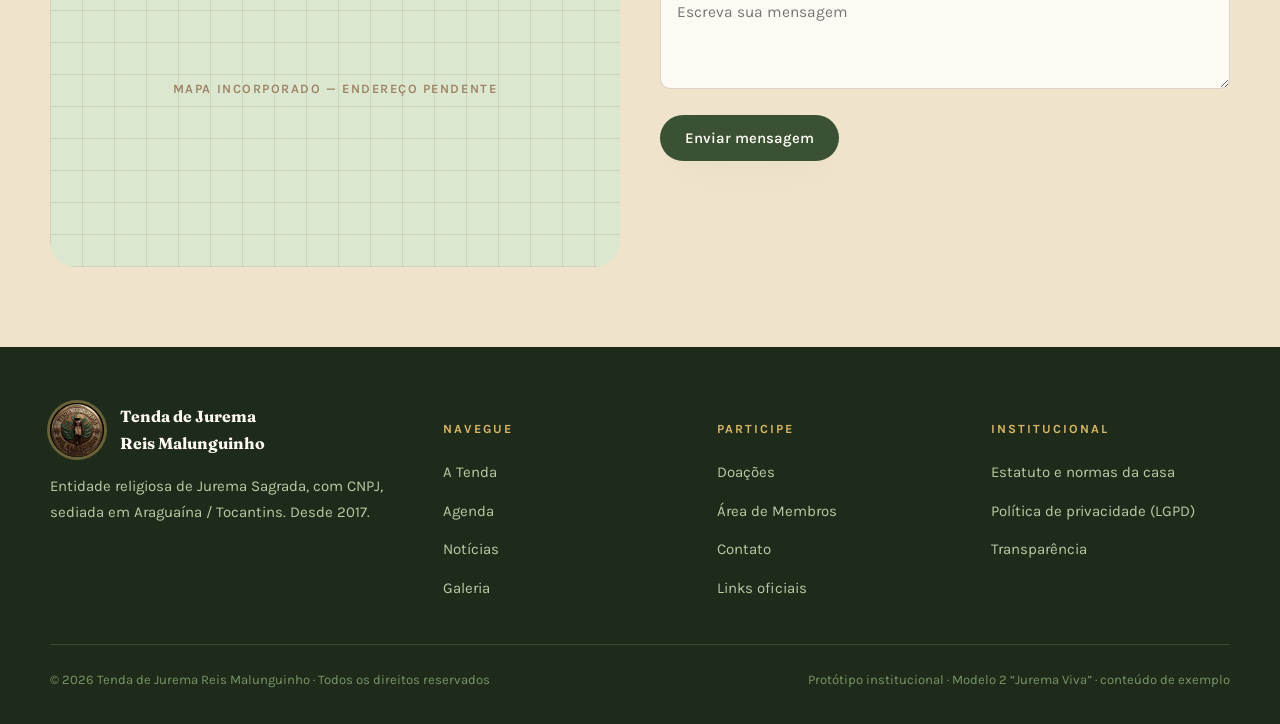
<file: modelo-2-jurema-viva/index.html>
<!DOCTYPE html>
<html lang="pt-BR">
<head>
<meta charset="UTF-8">
<meta name="viewport" content="width=device-width, initial-scale=1">
<title>Modelo 2 · Jurema Viva — Tenda de Jurema Reis Malunguinho</title>
<meta name="description" content="Protótipo de homepage institucional — Modelo 2 (Jurema Viva) para a Tenda de Jurema Reis Malunguinho.">
<link rel="preconnect" href="https://fonts.googleapis.com">
<link rel="preconnect" href="https://fonts.gstatic.com" crossorigin>
<link href="https://fonts.googleapis.com/css2?family=Fraunces:opsz,wght@9..144,400;9..144,500;9..144,600;9..144,700&family=Karla:wght@300;400;500;600&display=swap" rel="stylesheet">
<style>
/* ============================================================
   MODELO 2 — "JUREMA VIVA"  ·  Orgânico, claro e acolhedor
   Paleta derivada da logo: areia/pergaminho + verde-folha + ouro
   ============================================================ */
:root{
  --pergaminho:#F7F1E4;
  --areia:#EFE3CC;
  --areia-2:#E4D5B8;
  --creme:#FDFAF3;
  --verde-900:#1E2B1B;
  --verde-800:#2B3D26;
  --verde-700:#3A5133;
  --verde-600:#4A6340;
  --verde-400:#7A9668;
  --verde-200:#B9CBA6;
  --verde-100:#DCE7CF;
  --ouro:#B98F3E;
  --ouro-claro:#D9B564;
  --ouro-suave:#F0DFB4;
  --terra:#6B4F35;
  --terra-suave:#9C8163;
  --tinta:#241B12;
  --tinta-suave:#5C4E3E;
  --branco:#FFFFFF;
  --r-lg:26px;
  --r-md:16px;
  --r-sm:10px;
  --sombra:0 14px 40px -22px rgba(43,61,38,.45);
  --display:'Fraunces',Georgia,serif;
  --sans:'Karla',system-ui,-apple-system,'Segoe UI',sans-serif;
  --max:1180px;
}
*,*::before,*::after{box-sizing:border-box}
html{scroll-behavior:smooth}
body{
  margin:0;background:var(--pergaminho);color:var(--tinta);
  font-family:var(--sans);font-size:17px;line-height:1.72;
  -webkit-font-smoothing:antialiased;overflow-x:hidden;
}
/* textura sutil de papel */
body::before{
  content:"";position:fixed;inset:0;pointer-events:none;z-index:0;opacity:.5;
  background-image:radial-gradient(rgba(107,79,53,.09) 1px,transparent 1px);
  background-size:22px 22px;
}
img{max-width:100%;display:block}
a{color:inherit;text-decoration:none}
h1,h2,h3{font-family:var(--display);font-weight:600;line-height:1.15;margin:0;letter-spacing:-.01em}
.wrap{width:min(100% - 2.5rem,var(--max));margin-inline:auto;position:relative;z-index:1}
.sr{position:absolute;width:1px;height:1px;overflow:hidden;clip:rect(0 0 0 0)}

/* ---------- aviso protótipo ---------- */
.proto{
  background:var(--verde-800);color:var(--verde-200);text-align:center;
  font-size:.72rem;letter-spacing:.12em;text-transform:uppercase;padding:.5rem 1rem;position:relative;z-index:60;
}
.proto strong{color:var(--ouro-claro)}

/* ---------- header ---------- */
header{
  position:sticky;top:0;z-index:50;background:rgba(247,241,228,.9);
  backdrop-filter:blur(14px);border-bottom:1px solid rgba(107,79,53,.14);
}
.nav{display:flex;align-items:center;gap:1.2rem;min-height:80px}
.brand{display:flex;align-items:center;gap:.8rem;margin-right:auto}
.brand img{width:52px;height:52px;border-radius:50%;object-fit:cover;box-shadow:0 0 0 3px var(--creme),0 0 0 4px rgba(185,143,62,.45)}
.brand b{display:block;font-family:var(--display);font-size:1rem;font-weight:600;color:var(--verde-800);line-height:1.1}
.brand span{font-size:.68rem;letter-spacing:.18em;text-transform:uppercase;color:var(--ouro);font-weight:600}
.menu{display:flex;gap:1.5rem;list-style:none;margin:0;padding:0}
.menu a{font-size:.92rem;font-weight:500;color:var(--tinta-suave);transition:color .2s}
.menu a:hover{color:var(--verde-700)}
.btn{
  display:inline-flex;align-items:center;gap:.55rem;font-family:var(--sans);font-weight:600;
  font-size:.93rem;padding:.82rem 1.5rem;border-radius:100px;border:1.6px solid transparent;
  transition:all .25s;cursor:pointer;white-space:nowrap;
}
.btn--primary{background:var(--verde-700);color:var(--creme);box-shadow:var(--sombra)}
.btn--primary:hover{background:var(--verde-800);transform:translateY(-2px)}
.btn--gold{background:linear-gradient(135deg,var(--ouro-claro),var(--ouro));color:#2A1F0C}
.btn--gold:hover{filter:brightness(1.06);transform:translateY(-2px)}
.btn--line{border-color:var(--verde-400);color:var(--verde-700)}
.btn--line:hover{background:var(--verde-100);border-color:var(--verde-600)}
.burger{display:none;background:none;border:1.5px solid rgba(107,79,53,.3);border-radius:10px;color:var(--verde-700);padding:.55rem .65rem;cursor:pointer}

/* ---------- hero split ---------- */
.hero{position:relative;padding:4.5rem 0 3.5rem;overflow:hidden}
.hero .wrap{display:grid;grid-template-columns:1.05fr .95fr;gap:clamp(2rem,5vw,4rem);align-items:center}
.pill{
  display:inline-flex;align-items:center;gap:.6rem;background:var(--verde-100);color:var(--verde-700);
  border-radius:100px;padding:.42rem 1rem .42rem .5rem;font-size:.8rem;font-weight:600;
  letter-spacing:.06em;text-transform:uppercase;margin-bottom:1.6rem;
}
.pill i{width:22px;height:22px;border-radius:50%;background:var(--ouro);display:grid;place-items:center;font-style:normal;font-size:.7rem;color:#2A1F0C}
.hero h1{font-size:clamp(2.1rem,5.2vw,3.6rem);color:var(--verde-900);text-wrap:balance}
.hero h1 em{
  font-style:normal;color:var(--ouro);position:relative;white-space:nowrap;
}
.hero h1 em::after{
  content:"";position:absolute;left:0;right:0;bottom:.06em;height:.28em;background:var(--ouro-suave);
  border-radius:4px;z-index:-1;
}
.hero p.lead{font-size:clamp(1.02rem,1.6vw,1.16rem);color:var(--tinta-suave);max-width:50ch;margin:1.4rem 0 2rem}
.hero-cta{display:flex;gap:.9rem;flex-wrap:wrap;align-items:center}
.mini{margin-top:2.2rem;display:flex;gap:2rem;flex-wrap:wrap}
.mini div b{display:block;font-family:var(--display);font-size:1.55rem;color:var(--verde-700);line-height:1}
.mini div span{font-size:.74rem;letter-spacing:.14em;text-transform:uppercase;color:var(--terra-suave);font-weight:600}

/* emblema em forma orgânica */
.blob{position:relative;display:grid;place-items:center;aspect-ratio:1}
.blob .shape{
  position:absolute;inset:0;
  background:linear-gradient(150deg,var(--verde-400),var(--verde-700) 55%,var(--verde-900));
  border-radius:62% 38% 46% 54% / 54% 46% 54% 46%;
  animation:morph 18s ease-in-out infinite;
  box-shadow:0 30px 70px -30px rgba(43,61,38,.7);
}
.blob .shape2{
  position:absolute;inset:6%;
  background:linear-gradient(320deg,var(--ouro-suave),transparent 70%);
  border-radius:44% 56% 62% 38% / 46% 54% 46% 54%;
  animation:morph 22s ease-in-out infinite reverse;opacity:.55;
}
@keyframes morph{
  0%,100%{border-radius:62% 38% 46% 54% / 54% 46% 54% 46%}
  34%{border-radius:44% 56% 60% 40% / 40% 62% 38% 60%}
  67%{border-radius:56% 44% 38% 62% / 62% 38% 62% 38%}
}
.blob img{
  position:relative;z-index:2;width:66%;border-radius:50%;
  box-shadow:0 0 0 8px rgba(253,250,243,.55),0 24px 50px -18px rgba(30,43,27,.6);
}
.leaf{position:absolute;z-index:3;opacity:.9}
.leaf--a{width:76px;top:4%;left:2%;rotate:-18deg}
.leaf--b{width:58px;bottom:8%;right:0;rotate:26deg}

/* ---------- faixa de boas-vindas ---------- */
.faixa{
  background:var(--verde-800);color:var(--verde-100);position:relative;z-index:1;overflow:hidden;
}
.faixa .wrap{display:flex;align-items:center;gap:1.6rem;padding:1.5rem 0;flex-wrap:wrap;justify-content:center;text-align:center}
.faixa p{margin:0;font-family:var(--display);font-size:clamp(1rem,2.2vw,1.35rem);color:var(--creme)}
.faixa svg{width:26px;height:26px;stroke:var(--ouro-claro);fill:none;stroke-width:1.4;flex:none}

/* ---------- seções ---------- */
.sec{padding:5rem 0;position:relative;z-index:1}
.sec--areia{background:var(--areia)}
.sec-head{max-width:60ch;margin-bottom:2.8rem}
.sec-head.center{margin-inline:auto;text-align:center}
.kicker{
  font-size:.76rem;letter-spacing:.2em;text-transform:uppercase;font-weight:700;color:var(--ouro);
  display:block;margin-bottom:.8rem;
}
.sec-head h2{font-size:clamp(1.7rem,3.8vw,2.55rem);color:var(--verde-900)}
.sec-head p{margin:1rem 0 0;color:var(--tinta-suave)}

/* cards "sobre" */
.duo{display:grid;grid-template-columns:repeat(3,1fr);gap:1.4rem}
.card{
  background:var(--creme);border-radius:var(--r-lg);padding:2rem 1.8rem;
  border:1px solid rgba(107,79,53,.12);box-shadow:var(--sombra);transition:transform .3s;
}
.card:hover{transform:translateY(-6px)}
.card .ic{
  width:52px;height:52px;border-radius:16px;background:var(--verde-100);display:grid;place-items:center;margin-bottom:1.2rem;
}
.card .ic svg{width:26px;height:26px;stroke:var(--verde-700);fill:none;stroke-width:1.5}
.card h3{font-size:1.24rem;color:var(--verde-800);margin-bottom:.6rem}
.card p{margin:0;font-size:.98rem;color:var(--tinta-suave)}

/* agenda em cards */
.eventos{display:grid;grid-template-columns:repeat(3,1fr);gap:1.4rem}
.evento{
  background:var(--creme);border-radius:var(--r-lg);overflow:hidden;box-shadow:var(--sombra);
  display:flex;flex-direction:column;border:1px solid rgba(107,79,53,.12);
}
.evento .top{
  background:linear-gradient(140deg,var(--verde-600),var(--verde-800));color:var(--creme);
  padding:1.5rem 1.6rem;display:flex;align-items:center;gap:1rem;
}
.evento .top .d{
  font-family:var(--display);font-size:2.2rem;line-height:1;font-weight:700;
}
.evento .top .m{font-size:.76rem;letter-spacing:.16em;text-transform:uppercase;color:var(--verde-200);font-weight:600}
.evento .top .h{margin-left:auto;background:rgba(255,255,255,.16);border-radius:100px;padding:.28rem .7rem;font-size:.74rem;font-weight:600}
.evento .body{padding:1.5rem 1.6rem;display:flex;flex-direction:column;flex:1}
.evento h3{font-size:1.18rem;color:var(--verde-800);margin-bottom:.6rem}
.evento p{margin:0 0 1.3rem;font-size:.95rem;color:var(--tinta-suave);flex:1}
.chip{
  align-self:flex-start;font-size:.72rem;font-weight:700;letter-spacing:.1em;text-transform:uppercase;
  color:var(--verde-700);background:var(--verde-100);border-radius:100px;padding:.35rem .8rem;
}

/* notícias */
.news{display:grid;grid-template-columns:1.25fr 1fr 1fr;gap:1.4rem}
.post{
  background:var(--creme);border-radius:var(--r-lg);overflow:hidden;border:1px solid rgba(107,79,53,.12);
  box-shadow:var(--sombra);display:flex;flex-direction:column;
}
.post .img{aspect-ratio:16/9;background:linear-gradient(135deg,var(--verde-400),var(--verde-700))}
.post.destaque .img{aspect-ratio:16/11}
.post .body{padding:1.5rem 1.6rem;display:flex;flex-direction:column;flex:1}
.post time{font-size:.76rem;letter-spacing:.12em;text-transform:uppercase;font-weight:700;color:var(--ouro)}
.post h3{font-size:1.16rem;color:var(--verde-800);margin:.6rem 0 .6rem}
.post.destaque h3{font-size:1.55rem}
.post p{margin:0 0 1rem;font-size:.95rem;color:var(--tinta-suave);flex:1}
.link{font-weight:700;font-size:.92rem;color:var(--verde-700)}
.link::after{content:" →"}

/* números/comunidade */
.numeros{display:grid;grid-template-columns:repeat(4,1fr);gap:1.4rem;text-align:center}
.num{background:var(--creme);border-radius:var(--r-lg);padding:2rem 1rem;border:1px solid rgba(107,79,53,.12)}
.num b{display:block;font-family:var(--display);font-size:2.5rem;color:var(--ouro);line-height:1}
.num span{display:block;margin-top:.5rem;font-size:.78rem;letter-spacing:.14em;text-transform:uppercase;font-weight:600;color:var(--terra-suave)}

/* galeria */
.gal{display:grid;grid-template-columns:repeat(4,1fr);gap:1rem}
.gal figure{
  margin:0;aspect-ratio:1;border-radius:var(--r-md);overflow:hidden;position:relative;
  background:linear-gradient(140deg,var(--verde-200),var(--verde-600));cursor:pointer;
  transition:transform .35s,box-shadow .35s;
}
.gal figure:nth-child(1){grid-column:span 2;grid-row:span 2;aspect-ratio:auto;border-radius:var(--r-lg)}
.gal figure:hover{transform:scale(1.02);box-shadow:var(--sombra)}
.gal figcaption{
  position:absolute;inset:auto 0 0 0;padding:.8rem 1rem;font-size:.76rem;font-weight:600;letter-spacing:.08em;
  text-transform:uppercase;color:var(--creme);background:linear-gradient(0deg,rgba(30,43,27,.85),transparent);
}

/* doações */
.doar{
  background:linear-gradient(140deg,var(--verde-700),var(--verde-900));
  border-radius:34px;padding:clamp(2.2rem,5vw,3.6rem);color:var(--verde-100);
  display:grid;grid-template-columns:1.15fr .85fr;gap:2.5rem;align-items:center;position:relative;overflow:hidden;
}
.doar::after{
  content:"";position:absolute;right:-90px;top:-90px;width:320px;height:320px;border-radius:50%;
  background:radial-gradient(circle,rgba(217,181,100,.32),transparent 68%);
}
.doar h2{font-size:clamp(1.6rem,3.6vw,2.35rem);color:var(--creme);margin-bottom:1rem}
.doar p{color:var(--verde-200);margin:0 0 1.6rem;max-width:52ch}
.doar .box{background:rgba(253,250,243,.08);border:1px solid rgba(217,181,100,.35);border-radius:var(--r-lg);padding:1.6rem}
.doar .box h3{font-size:1rem;letter-spacing:.1em;text-transform:uppercase;color:var(--ouro-claro);margin-bottom:1rem;font-family:var(--sans);font-weight:700}
.doar .box ul{list-style:none;margin:0;padding:0;display:grid;gap:.75rem}
.doar .box li{display:flex;gap:.7rem;font-size:.95rem;color:var(--verde-100)}
.doar .box li svg{width:18px;height:18px;flex:none;margin-top:.3rem;stroke:var(--ouro-claro);fill:none;stroke-width:1.6}

/* contato */
.contato{display:grid;grid-template-columns:1fr 1fr;gap:2.5rem;align-items:start}
.campo{margin-bottom:1rem}
.campo label{display:block;font-size:.82rem;font-weight:700;letter-spacing:.08em;text-transform:uppercase;color:var(--terra-suave);margin-bottom:.4rem}
.campo input,.campo textarea,.campo select{
  width:100%;padding:.85rem 1rem;border-radius:var(--r-sm);border:1.5px solid rgba(107,79,53,.22);
  background:var(--creme);font-family:var(--sans);font-size:.97rem;color:var(--tinta);
}
.campo input:focus,.campo textarea:focus,.campo select:focus{outline:2px solid var(--verde-400);outline-offset:1px;border-color:transparent}
.lista{list-style:none;margin:0 0 1.5rem;padding:0;display:grid;gap:1.1rem}
.lista li{display:flex;gap:.9rem;font-size:.98rem;color:var(--tinta-suave)}
.lista svg{width:20px;height:20px;flex:none;margin-top:.28rem;stroke:var(--verde-600);fill:none;stroke-width:1.6}
.lista b{color:var(--tinta);display:block;font-size:.8rem;letter-spacing:.1em;text-transform:uppercase}

/* área de membros */
.membros{
  background:var(--creme);border:2px dashed var(--ouro-claro);border-radius:34px;padding:clamp(2rem,4.5vw,3rem);
  display:flex;align-items:center;gap:2.5rem;flex-wrap:wrap;justify-content:space-between;
}
.membros h2{font-size:clamp(1.4rem,3vw,2rem);color:var(--verde-900);margin-bottom:.6rem}
.membros p{margin:0;color:var(--tinta-suave);max-width:56ch}

/* footer */
footer{background:var(--verde-900);color:var(--verde-200);padding:3.5rem 0 2rem;position:relative;z-index:1}
.fgrid{display:grid;grid-template-columns:1.5fr 1fr 1fr 1fr;gap:2.2rem}
footer h4{font-family:var(--sans);font-size:.78rem;letter-spacing:.16em;text-transform:uppercase;color:var(--ouro-claro);margin-bottom:1rem;font-weight:700}
footer ul{list-style:none;margin:0;padding:0;display:grid;gap:.6rem}
footer a,footer p{font-size:.94rem;color:var(--verde-200);margin:0}
footer a:hover{color:var(--ouro-claro)}
.fbrand{display:flex;gap:1rem;align-items:center;margin-bottom:1rem}
.fbrand img{width:54px;height:54px;border-radius:50%;box-shadow:0 0 0 3px rgba(217,181,100,.4)}
.fbrand b{font-family:var(--display);font-size:1rem;color:var(--creme)}
.fbottom{
  margin-top:2.6rem;padding-top:1.5rem;border-top:1px solid rgba(185,203,166,.18);
  display:flex;justify-content:space-between;gap:1rem;flex-wrap:wrap;font-size:.82rem;color:var(--verde-400);
}

/* responsivo */
@media (max-width:980px){
  .hero .wrap{grid-template-columns:1fr;gap:2.5rem}
  .blob{max-width:420px;margin-inline:auto}
  .duo,.eventos,.numeros{grid-template-columns:1fr 1fr}
  .news{grid-template-columns:1fr}
  .gal{grid-template-columns:1fr 1fr}
  .gal figure:nth-child(1){grid-column:span 2;grid-row:span 1}
  .doar{grid-template-columns:1fr}
  .contato{grid-template-columns:1fr}
  .fgrid{grid-template-columns:1fr 1fr}
}
@media (max-width:720px){
  .menu{display:none;position:absolute;top:100%;left:0;right:0;flex-direction:column;gap:0;
    background:var(--pergaminho);border-bottom:1px solid rgba(107,79,53,.16);padding:.4rem 0}
  .menu a{display:block;padding:.95rem 1.3rem;border-bottom:1px solid rgba(107,79,53,.1)}
  #nav:checked ~ .menu{display:flex}
  .burger{display:block}
  .nav .btn{display:none}
  .duo,.eventos,.numeros,.gal{grid-template-columns:1fr}
  .gal figure:nth-child(1){grid-column:span 1}
  .fgrid{grid-template-columns:1fr}
  .sec{padding:3.5rem 0}
  .membros{flex-direction:column;align-items:flex-start}
}
@media (prefers-reduced-motion:reduce){*{animation:none!important;transition:none!important}}
</style>
</head>
<body>

<div class="proto">Protótipo <strong>Modelo 2 · Jurema Viva</strong> — conteúdo de exemplo para validação da Direção</div>

<header>
  <div class="wrap nav">
    <a class="brand" href="#top">
      <img src="../assets/logo.jpg" alt="Emblema da Tenda de Jurema Reis Malunguinho">
      <span><b>Tenda de Jurema</b><span>Reis Malunguinho</span></span>
    </a>
    <input type="checkbox" id="nav" class="sr">
    <label class="burger" for="nav" aria-label="Abrir menu">
      <svg width="20" height="14" viewBox="0 0 20 14" fill="none" stroke="currentColor" stroke-width="1.8"><path d="M0 1h20M0 7h20M0 13h20"/></svg>
    </label>
    <ul class="menu">
      <li><a href="#tenda">A Tenda</a></li>
      <li><a href="#agenda">Agenda</a></li>
      <li><a href="#noticias">Notícias</a></li>
      <li><a href="#galeria">Galeria</a></li>
      <li><a href="#doacoes">Doações</a></li>
      <li><a href="#contato">Contato</a></li>
    </ul>
    <a class="btn btn--primary" href="#membros">Área de Membros</a>
  </div>
</header>

<main id="top">

  <section class="hero">
    <div class="wrap">
      <div>
        <span class="pill"><i>✦</i> Jurema Sagrada · Araguaína / TO</span>
        <h1>Uma casa de fé que <em>acolhe</em> e caminha junto</h1>
        <p class="lead">
          A Tenda de Jurema Reis Malunguinho reúne uma comunidade que cultiva a tradição,
          cuida das pessoas e mantém viva a memória da Jurema Sagrada desde 2017.
        </p>
        <div class="hero-cta">
          <a class="btn btn--primary" href="#tenda">Conheça a Tenda</a>
          <a class="btn btn--line" href="#agenda">Ver agenda pública</a>
        </div>
        <div class="mini">
          <div><b>2017</b><span>Desde</span></div>
          <div><b>12</b><span>Meses de cota</span></div>
          <div><b>4</b><span>Grupos de acesso</span></div>
          <div><b>CNPJ</b><span>Entidade formalizada</span></div>
        </div>
      </div>
      <div class="blob">
        <div class="shape"></div>
        <div class="shape2"></div>
        <img src="../assets/logo.jpg" alt="Emblema da Tenda de Jurema Reis Malunguinho">
        <svg class="leaf leaf--a" viewBox="0 0 64 64" aria-hidden="true"><path d="M54 10C30 10 12 22 10 44c-1 8 3 12 10 12C42 56 54 38 54 10z" fill="#7A9668" opacity=".85"/><path d="M10 54C22 42 34 28 52 12" stroke="#DCE7CF" stroke-width="2" fill="none"/></svg>
        <svg class="leaf leaf--b" viewBox="0 0 64 64" aria-hidden="true"><path d="M54 10C30 10 12 22 10 44c-1 8 3 12 10 12C42 56 54 38 54 10z" fill="#B98F3E" opacity=".8"/><path d="M10 54C22 42 34 28 52 12" stroke="#F7F1E4" stroke-width="2" fill="none"/></svg>
      </div>
    </div>
  </section>

  <section class="faixa">
    <div class="wrap">
      <svg viewBox="0 0 24 24" aria-hidden="true"><path d="M12 3l2.6 6.3L21 12l-6.4 2.7L12 21l-2.6-6.3L3 12l6.4-2.7L12 3z"/></svg>
      <p>“A força da Tenda está na comunidade que a sustenta.”</p>
      <svg viewBox="0 0 24 24" aria-hidden="true"><path d="M12 3l2.6 6.3L21 12l-6.4 2.7L12 21l-2.6-6.3L3 12l6.4-2.7L12 3z"/></svg>
    </div>
  </section>

  <section class="sec" id="tenda">
    <div class="wrap">
      <div class="sec-head center">
        <span class="kicker">Quem somos</span>
        <h2>Tradição, cuidado e responsabilidade</h2>
        <p>Somos uma entidade religiosa de Jurema Sagrada, organizada com CNPJ e conduzida por uma Direção eleita pela própria comunidade.</p>
      </div>
      <div class="duo">
        <article class="card">
          <div class="ic"><svg viewBox="0 0 24 24"><path d="M12 21c-5 0-8-3.4-8-7.6C4 8 8 4 12 3c4 1 8 5 8 10.4C20 17.6 17 21 12 21z"/><path d="M12 3v18"/></svg></div>
          <h3>Nossa história</h3>
          <p>Fundada em 2017, a Tenda nasceu do encontro de famílias e irmãos de fé que decidiram manter viva a tradição da Jurema em Araguaína.</p>
        </article>
        <article class="card">
          <div class="ic"><svg viewBox="0 0 24 24"><circle cx="12" cy="12" r="9"/><circle cx="12" cy="12" r="4"/><path d="M12 3v3M12 18v3M3 12h3M18 12h3"/></svg></div>
          <h3>Nossa missão</h3>
          <p>Cultuar, estudar e transmitir os fundamentos da Jurema Sagrada, com respeito às pessoas, à memória e às normas da casa.</p>
        </article>
        <article class="card">
          <div class="ic"><svg viewBox="0 0 24 24"><path d="M4 20V8l8-5 8 5v12"/><path d="M9 20v-6h6v6"/></svg></div>
          <h3>Nossa organização</h3>
          <p>Mantemos estatuto, cotas mensais, prestação de contas e registros auditáveis, para que a casa cresça com transparência.</p>
        </article>
      </div>
    </div>
  </section>

  <section class="sec sec--areia" id="agenda">
    <div class="wrap">
      <div class="sec-head center">
        <span class="kicker">Agenda pública</span>
        <h2>Próximos encontros abertos</h2>
        <p>Atividades abertas à comunidade e aos visitantes. Os trabalhos restritos ficam disponíveis apenas na área de membros.</p>
      </div>
      <div class="eventos">
        <article class="evento">
          <div class="top"><span class="d">14</span><span class="m">Nov<br>Sábado</span><span class="h">19h</span></div>
          <div class="body">
            <h3>Encontro de Jurema e Memória</h3>
            <p>Roda de conversa sobre a história da casa, seguida da apresentação do calendário anual da Tenda.</p>
            <span class="chip">Aberto ao público</span>
          </div>
        </article>
        <article class="evento">
          <div class="top"><span class="d">28</span><span class="m">Nov<br>Sábado</span><span class="h">18h</span></div>
          <div class="body">
            <h3>Festa de Reis Malunguinho</h3>
            <p>Celebração anual da Tenda, com participação da comunidade, convidados e programação cultural.</p>
            <span class="chip">Aberto ao público</span>
          </div>
        </article>
        <article class="evento">
          <div class="top"><span class="d">12</span><span class="m">Dez<br>Sábado</span><span class="h">16h</span></div>
          <div class="body">
            <h3>Encontro de Estudos — Fundamentos</h3>
            <p>Estudo conduzido pela Direção, com vagas limitadas e inscrição prévia pelo formulário de contato.</p>
            <span class="chip">Inscrição prévia</span>
          </div>
        </article>
      </div>
      <div style="text-align:center;margin-top:2.2rem">
        <a class="btn btn--line" href="#">Ver calendário completo</a>
      </div>
    </div>
  </section>

  <section class="sec" id="noticias">
    <div class="wrap">
      <div class="sec-head">
        <span class="kicker">Comunicados</span>
        <h2>Notícias da Tenda</h2>
      </div>
      <div class="news">
        <article class="post destaque">
          <div class="img"></div>
          <div class="body">
            <time datetime="2026-10-10">10 de outubro de 2026</time>
            <h3>Calendário anual de cotas é aprovado em assembleia</h3>
            <p>A Direção divulga o calendário das doze competências mensais, com valores e datas de vencimento definidos junto à comunidade.</p>
            <a class="link" href="#">Ler comunicado</a>
          </div>
        </article>
        <article class="post">
          <div class="img"></div>
          <div class="body">
            <time datetime="2026-09-22">22 de setembro</time>
            <h3>Campanha do bem comum</h3>
            <p>Ação de arrecadação para manutenção da sede e apoio a membros em dificuldade.</p>
            <a class="link" href="#">Ler</a>
          </div>
        </article>
        <article class="post">
          <div class="img"></div>
          <div class="body">
            <time datetime="2026-08-30">30 de agosto</time>
            <h3>Área de membros em preparação</h3>
            <p>Nova plataforma trará consulta de cotas, pagamentos e conteúdos restritos.</p>
            <a class="link" href="#">Ler</a>
          </div>
        </article>
      </div>
    </div>
  </section>

  <section class="sec sec--areia">
    <div class="wrap">
      <div class="sec-head center">
        <span class="kicker">Nossa comunidade</span>
        <h2>Uma casa organizada, uma família reunida</h2>
      </div>
      <div class="numeros">
        <div class="num"><b>2017</b><span>Ano de fundação</span></div>
        <div class="num"><b>12</b><span>Competências por ano</span></div>
        <div class="num"><b>100%</b><span>Prestação de contas</span></div>
        <div class="num"><b>4</b><span>Grupos de acesso</span></div>
      </div>
    </div>
  </section>

  <section class="sec" id="galeria">
    <div class="wrap">
      <div class="sec-head center">
        <span class="kicker">Acervo</span>
        <h2>Galeria</h2>
        <p>Imagens e vídeos autorizados pela Direção, respeitando a classificação de acesso de cada material.</p>
      </div>
      <div class="gal">
        <figure><figcaption>Fachada da sede</figcaption></figure>
        <figure><figcaption>Festa anual</figcaption></figure>
        <figure><figcaption>Estudos</figcaption></figure>
        <figure><figcaption>Comunidade</figcaption></figure>
        <figure><figcaption>Acervo</figcaption></figure>
        <figure><figcaption>Encontros</figcaption></figure>
      </div>
    </div>
  </section>

  <section class="sec sec--areia" id="doacoes">
    <div class="wrap">
      <div class="doar">
        <div>
          <span class="kicker" style="color:var(--ouro-claro)">Contribua</span>
          <h2>Doações e apoio à Tenda</h2>
          <p>As doações mantêm a sede, os trabalhos e as ações de apoio mútuo entre os membros. Toda contribuição é registrada e apresentada em prestação de contas.</p>
          <a class="btn btn--gold" href="#">Ver formas de doar</a>
        </div>
        <div class="box">
          <h3>Como contribuir</h3>
          <ul>
            <li><svg viewBox="0 0 24 24"><path d="M20 6L9 17l-5-5"/></svg><span>Pix — chave a ser divulgada pela Tesouraria</span></li>
            <li><svg viewBox="0 0 24 24"><path d="M20 6L9 17l-5-5"/></svg><span>Transferência — dados bancários da entidade</span></li>
            <li><svg viewBox="0 0 24 24"><path d="M20 6L9 17l-5-5"/></svg><span>Presencial — na sede, com emissão de recibo</span></li>
            <li><svg viewBox="0 0 24 24"><path d="M20 6L9 17l-5-5"/></svg><span>Nota fiscal — destinação de notas à entidade</span></li>
          </ul>
        </div>
      </div>
    </div>
  </section>

  <section class="sec" id="membros">
    <div class="wrap">
      <div class="membros">
        <div>
          <span class="kicker">Acesso restrito</span>
          <h2>Área de Membros</h2>
          <p>Consulte suas cotas mensais, pagamentos e pendências, e acesse os documentos e conteúdos liberados para a sua categoria.</p>
        </div>
        <a class="btn btn--primary" href="#">Entrar na Área de Membros</a>
      </div>
    </div>
  </section>

  <section class="sec sec--areia" id="contato">
    <div class="wrap">
      <div class="sec-head">
        <span class="kicker">Fale com a Tenda</span>
        <h2>Contato e localização</h2>
      </div>
      <div class="contato">
        <div>
          <ul class="lista">
            <li><svg viewBox="0 0 24 24"><path d="M12 21s-7-5.2-7-11a7 7 0 1 1 14 0c0 5.8-7 11-7 11z"/><circle cx="12" cy="10" r="2.6"/></svg><span><b>Endereço</b>Endereço completo a informar — Araguaína / TO</span></li>
            <li><svg viewBox="0 0 24 24"><path d="M4 6h16v12H4z"/><path d="m4 7 8 6 8-6"/></svg><span><b>E-mail</b>contato@tendadejurema.org.br (provisório)</span></li>
            <li><svg viewBox="0 0 24 24"><path d="M5 4h4l2 5-2.4 1.5a12 12 0 0 0 5 5L15 13l5 2v4a1 1 0 0 1-1 1A16 16 0 0 1 4 5a1 1 0 0 1 1-1z"/></svg><span><b>Telefone</b>A definir pela Direção</span></li>
            <li><svg viewBox="0 0 24 24"><circle cx="12" cy="12" r="9"/><path d="M12 7v5l4 2"/></svg><span><b>Atendimento</b>Presencial mediante agendamento</span></li>
          </ul>
          <div style="aspect-ratio:16/10;border-radius:var(--r-lg);overflow:hidden;display:grid;place-items:center;background:repeating-linear-gradient(0deg,rgba(107,79,53,.12) 0 1px,transparent 1px 32px),repeating-linear-gradient(90deg,rgba(107,79,53,.12) 0 1px,transparent 1px 32px),var(--verde-100);color:var(--terra-suave);font-size:.8rem;letter-spacing:.12em;text-transform:uppercase;font-weight:600;text-align:center;padding:1rem">
            Mapa incorporado — endereço pendente
          </div>
        </div>
        <form onsubmit="return false">
          <h3 style="font-size:1.3rem;color:var(--verde-900);margin-bottom:1.2rem">Envie uma mensagem</h3>
          <div class="campo"><label for="c1">Nome completo</label><input id="c1" type="text" placeholder="Como podemos chamar você?"></div>
          <div class="campo"><label for="c2">E-mail</label><input id="c2" type="email" placeholder="seu@email.com"></div>
          <div class="campo"><label for="c3">Assunto</label>
            <select id="c3">
              <option>Dúvidas sobre a Tenda</option>
              <option>Quero visitar um evento público</option>
              <option>Quero ser membro</option>
              <option>Doações</option>
              <option>Imprensa e parcerias</option>
            </select>
          </div>
          <div class="campo"><label for="c4">Mensagem</label><textarea id="c4" rows="4" placeholder="Escreva sua mensagem"></textarea></div>
          <button class="btn btn--primary" type="submit">Enviar mensagem</button>
        </form>
      </div>
    </div>
  </section>

</main>

<footer>
  <div class="wrap">
    <div class="fgrid">
      <div>
        <div class="fbrand">
          <img src="../assets/logo.jpg" alt="">
          <b>Tenda de Jurema<br>Reis Malunguinho</b>
        </div>
        <p>Entidade religiosa de Jurema Sagrada, com CNPJ, sediada em Araguaína / Tocantins. Desde 2017.</p>
      </div>
      <div>
        <h4>Navegue</h4>
        <ul>
          <li><a href="#tenda">A Tenda</a></li>
          <li><a href="#agenda">Agenda</a></li>
          <li><a href="#noticias">Notícias</a></li>
          <li><a href="#galeria">Galeria</a></li>
        </ul>
      </div>
      <div>
        <h4>Participe</h4>
        <ul>
          <li><a href="#doacoes">Doações</a></li>
          <li><a href="#membros">Área de Membros</a></li>
          <li><a href="#contato">Contato</a></li>
          <li><a href="#">Links oficiais</a></li>
        </ul>
      </div>
      <div>
        <h4>Institucional</h4>
        <ul>
          <li><a href="#">Estatuto e normas da casa</a></li>
          <li><a href="#">Política de privacidade (LGPD)</a></li>
          <li><a href="#">Transparência</a></li>
        </ul>
      </div>
    </div>
    <div class="fbottom">
      <span>© 2026 Tenda de Jurema Reis Malunguinho · Todos os direitos reservados</span>
      <span>Protótipo institucional · Modelo 2 “Jurema Viva” · conteúdo de exemplo</span>
    </div>
  </div>
</footer>

</body>
</html>
</file>
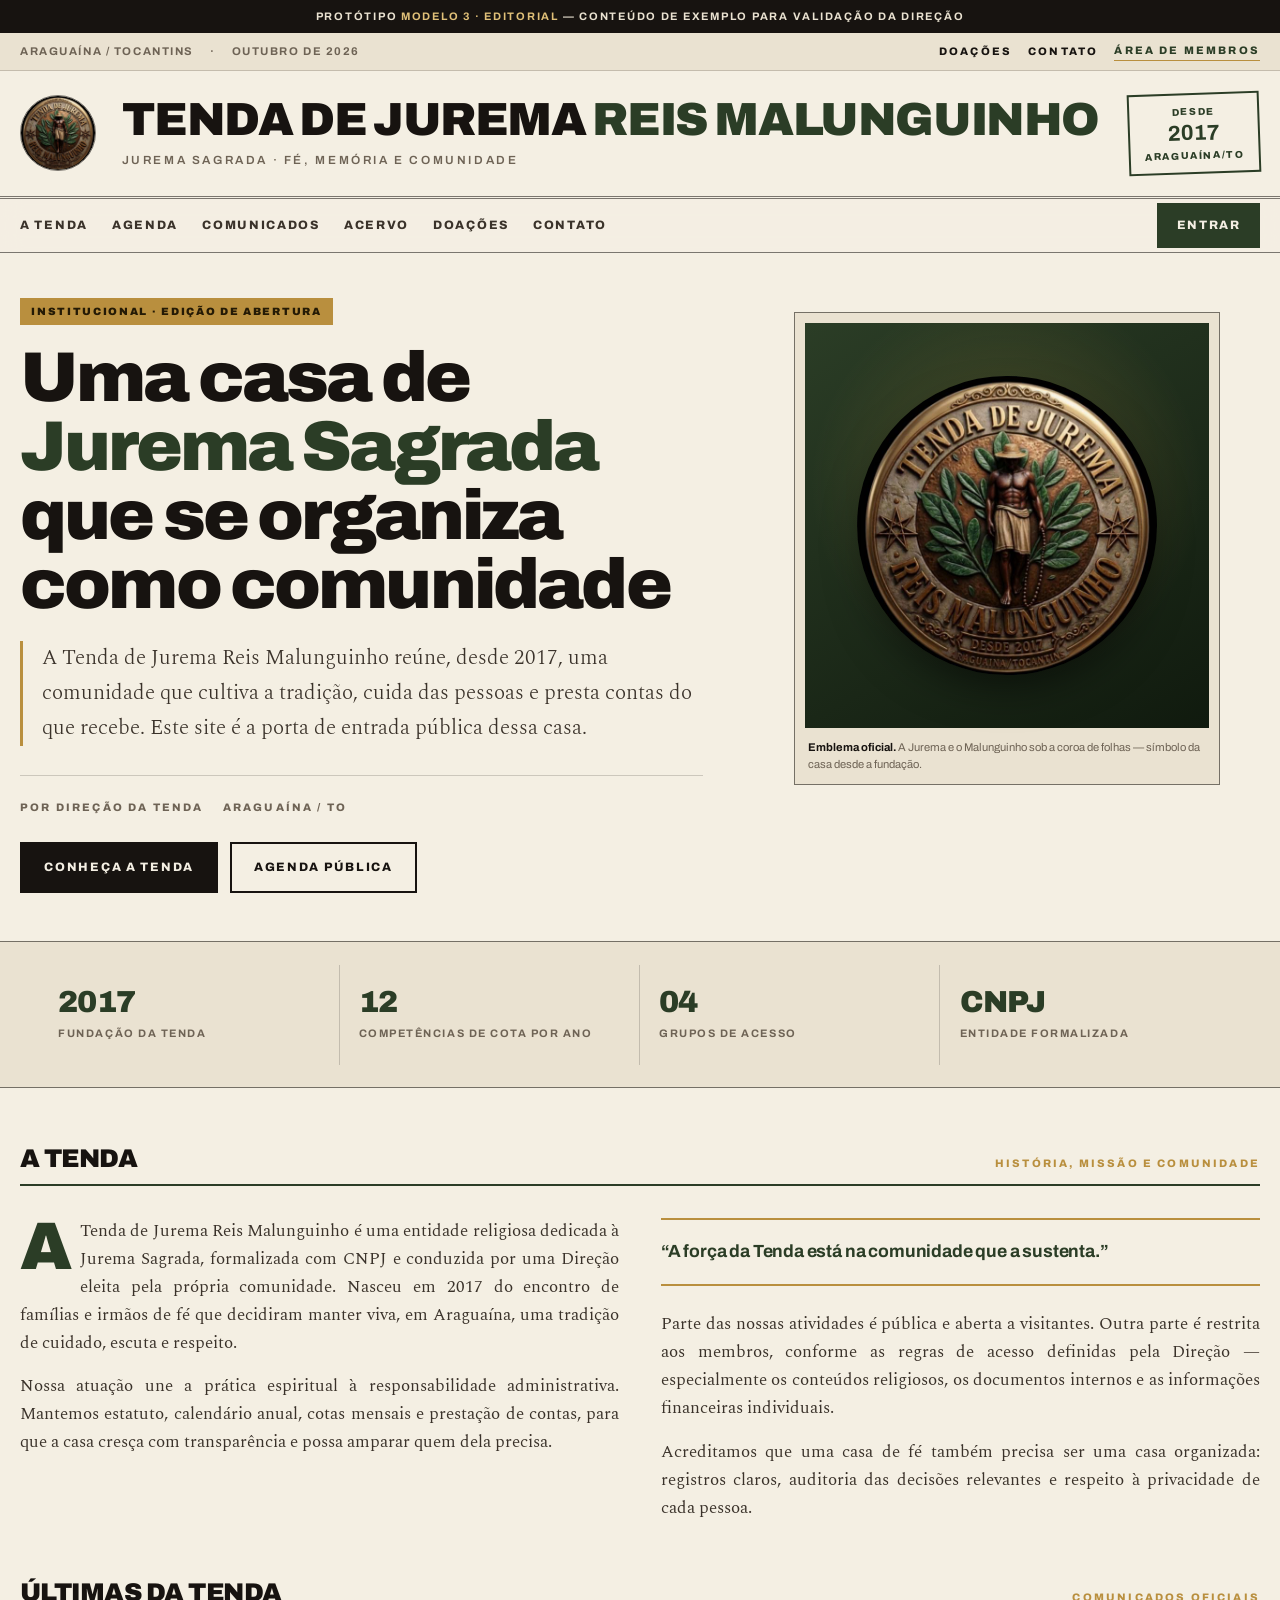
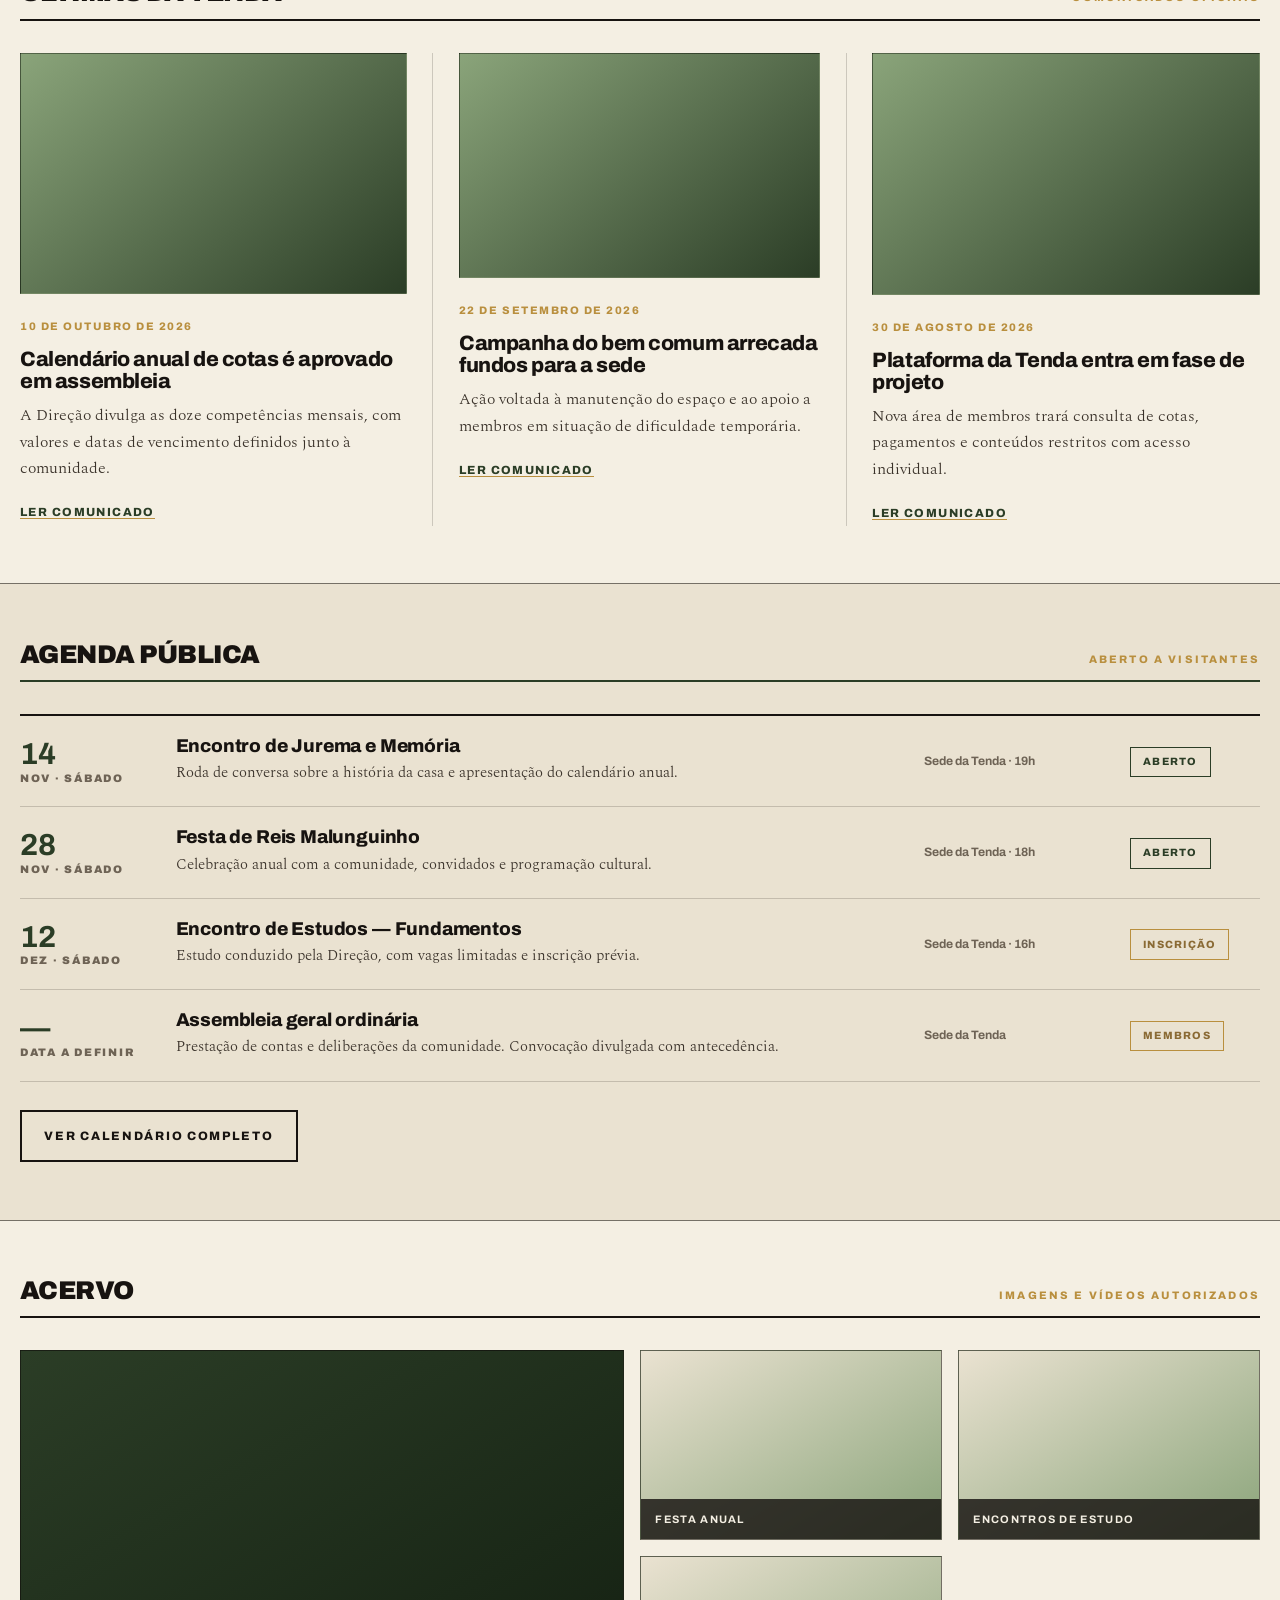
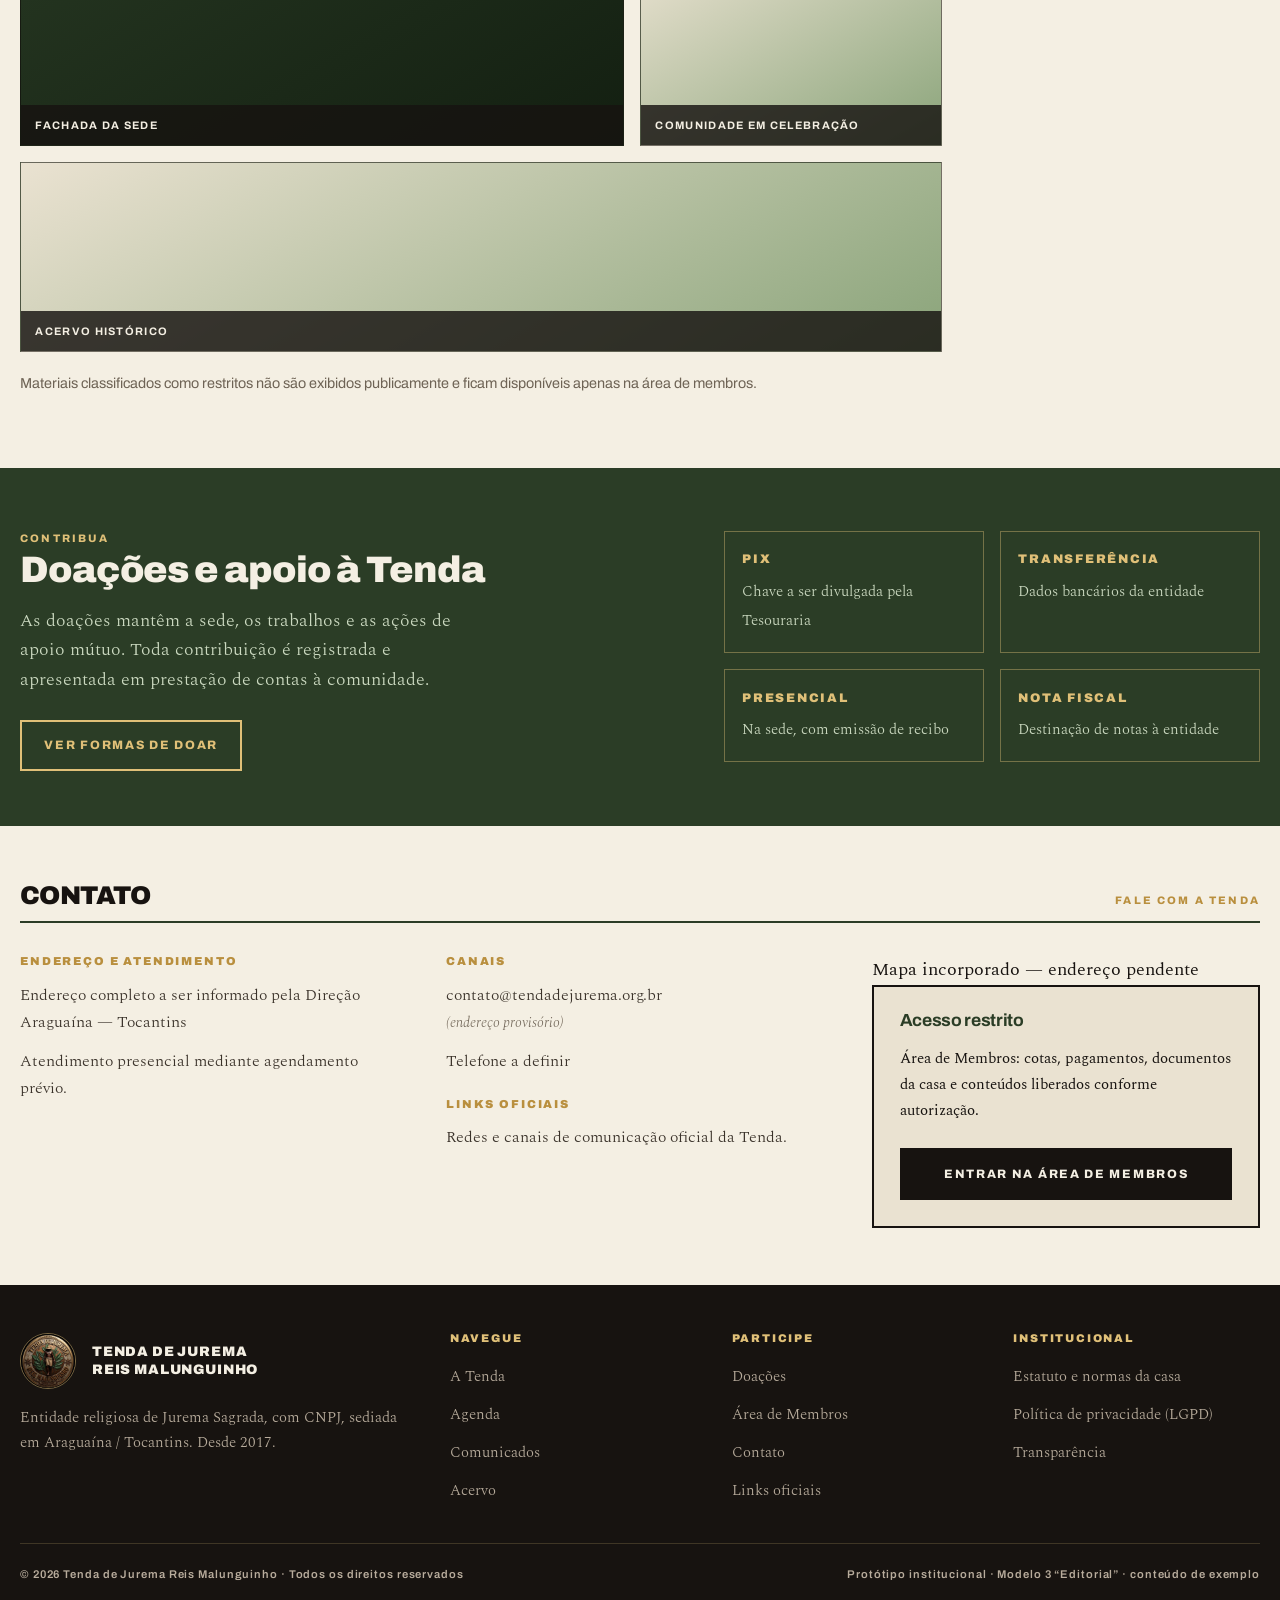
<file: modelo-3-editorial/index.html>
<!DOCTYPE html>
<html lang="pt-BR">
<head>
<meta charset="UTF-8">
<meta name="viewport" content="width=device-width, initial-scale=1">
<title>Modelo 3 · Editorial — Tenda de Jurema Reis Malunguinho</title>
<meta name="description" content="Protótipo de homepage institucional — Modelo 3 (Editorial) para a Tenda de Jurema Reis Malunguinho.">
<link rel="preconnect" href="https://fonts.googleapis.com">
<link rel="preconnect" href="https://fonts.gstatic.com" crossorigin>
<link href="https://fonts.googleapis.com/css2?family=Archivo:wght@400;500;600;700;800;900&family=Spectral:ital,wght@0,300;0,400;0,500;0,600;1,300;1,400&display=swap" rel="stylesheet">
<style>
/* ============================================================
   MODELO 3 — "EDITORIAL"  ·  Revista / jornal cultural
   Grid assimétrico, tipografia grande, filetes e colunas
   ============================================================ */
:root{
  --papel:#F4EFE3;
  --papel-2:#EAE2D1;
  --tinta:#171310;
  --tinta-2:#3A322A;
  --tinta-3:#6E6355;
  --verde:#2B3D26;
  --verde-2:#4A6340;
  --verde-3:#8AA47A;
  --ouro:#B98F3E;
  --ouro-2:#E0C078;
  --bronze:#8A6A34;
  --linha:rgba(23,19,16,.18);
  --linha-forte:rgba(23,19,16,.55);
  --sans:'Archivo',system-ui,-apple-system,'Segoe UI',sans-serif;
  --serif:'Spectral',Georgia,serif;
  --max:1280px;
}
*,*::before,*::after{box-sizing:border-box}
html{scroll-behavior:smooth}
body{
  margin:0;background:var(--papel);color:var(--tinta);
  font-family:var(--serif);font-size:17.5px;line-height:1.68;
  -webkit-font-smoothing:antialiased;overflow-x:hidden;
}
img{max-width:100%;display:block}
a{color:inherit;text-decoration:none}
h1,h2,h3,h4{font-family:var(--sans);margin:0;line-height:1.05;letter-spacing:-.02em}
.wrap{width:min(100% - 2.5rem,var(--max));margin-inline:auto}
.sr{position:absolute;width:1px;height:1px;overflow:hidden;clip:rect(0 0 0 0)}
.label{
  font-family:var(--sans);font-size:.68rem;font-weight:800;letter-spacing:.2em;text-transform:uppercase;
}
.rule{height:1px;background:var(--linha-forte);border:0;margin:0}

/* aviso */
.proto{
  background:var(--tinta);color:var(--papel-2);text-align:center;padding:.45rem 1rem;
  font-family:var(--sans);font-size:.68rem;font-weight:700;letter-spacing:.16em;text-transform:uppercase;
}
.proto strong{color:var(--ouro-2)}

/* ---------- topbar ---------- */
.topbar{border-bottom:1px solid var(--linha);background:var(--papel-2)}
.topbar .wrap{display:flex;align-items:center;gap:1rem;padding:.55rem 0;flex-wrap:wrap}
.topbar span{font-family:var(--sans);font-size:.7rem;font-weight:700;letter-spacing:.14em;text-transform:uppercase;color:var(--tinta-3)}
.topbar .sep{margin-left:auto}
.topbar a:hover{color:var(--verde-2)}
.topbar .membros{color:var(--verde);border-bottom:1.5px solid var(--ouro)}

/* ---------- masthead ---------- */
.masthead{border-bottom:3px double var(--linha-forte);padding:1.4rem 0}
.masthead .wrap{display:flex;align-items:center;gap:1.6rem;flex-wrap:wrap}
.masthead img{width:76px;height:76px;border-radius:50%;object-fit:cover;border:1px solid var(--linha-forte)}
.masthead .nome{flex:1;min-width:280px}
.masthead h1{
  font-size:clamp(1.5rem,4.4vw,2.9rem);font-weight:900;text-transform:uppercase;letter-spacing:-.03em;
}
.masthead h1 span{color:var(--verde)}
.masthead p{margin:.35rem 0 0;font-family:var(--sans);font-size:.74rem;font-weight:600;letter-spacing:.22em;text-transform:uppercase;color:var(--tinta-3)}
.selo{
  border:2px solid var(--verde);color:var(--verde);padding:.6rem .9rem;text-align:center;
  font-family:var(--sans);font-size:.62rem;font-weight:800;letter-spacing:.16em;text-transform:uppercase;line-height:1.4;
  transform:rotate(-2deg);
}
.selo b{display:block;font-size:1.35rem;letter-spacing:0}

/* ---------- nav ---------- */
nav{border-bottom:1px solid var(--linha-forte);position:sticky;top:0;z-index:50;background:rgba(244,239,227,.94);backdrop-filter:blur(10px)}
nav .wrap{display:flex;align-items:center;gap:1.4rem}
nav ul{display:flex;gap:1.5rem;list-style:none;margin:0;padding:0;flex:1;flex-wrap:wrap}
nav a{
  display:block;padding:.95rem 0;font-family:var(--sans);font-size:.76rem;font-weight:800;
  letter-spacing:.14em;text-transform:uppercase;color:var(--tinta-2);border-bottom:2px solid transparent;transition:all .2s;
}
nav a:hover{color:var(--verde);border-bottom-color:var(--ouro)}
nav .cta{
  font-family:var(--sans);font-size:.76rem;font-weight:800;letter-spacing:.14em;text-transform:uppercase;
  background:var(--verde);color:var(--papel);padding:.7rem 1.2rem;transition:background .2s;
}
nav .cta:hover{background:var(--tinta)}
.burger{display:none;background:none;border:1.5px solid var(--linha-forte);padding:.5rem .6rem;cursor:pointer}

/* ---------- manchete ---------- */
.manchete{padding:2.6rem 0 3rem}
.manchete .grid{display:grid;grid-template-columns:1.35fr 1fr;gap:clamp(1.6rem,4vw,3.2rem);align-items:start}
.chapeu{
  display:inline-block;background:var(--ouro);color:#241A05;padding:.28rem .7rem;margin-bottom:1.1rem;
  font-family:var(--sans);font-size:.66rem;font-weight:900;letter-spacing:.16em;text-transform:uppercase;
}
.manchete h2{
  font-size:clamp(2.1rem,6vw,4.4rem);font-weight:900;letter-spacing:-.04em;line-height:.98;text-transform:none;
}
.manchete h2 em{font-style:normal;color:var(--verde)}
.stand{
  font-size:clamp(1.05rem,2vw,1.3rem);font-weight:300;color:var(--tinta-2);margin:1.4rem 0 1.8rem;
  border-left:3px solid var(--ouro);padding-left:1.2rem;
}
.por{display:flex;gap:1.2rem;align-items:center;flex-wrap:wrap;padding-top:1.4rem;border-top:1px solid var(--linha)}
.por .label{color:var(--tinta-3)}
.acoes{display:flex;gap:.7rem;flex-wrap:wrap;margin-top:1.6rem}
.botao{
  font-family:var(--sans);font-size:.76rem;font-weight:800;letter-spacing:.14em;text-transform:uppercase;
  padding:.85rem 1.4rem;border:2px solid var(--tinta);transition:all .22s;display:inline-block;
}
.botao--cheio{background:var(--tinta);color:var(--papel)}
.botao--cheio:hover{background:var(--verde);border-color:var(--verde)}
.botao--vazio:hover{background:var(--tinta);color:var(--papel)}
.foto{position:relative;border:1px solid var(--linha-forte);background:var(--papel-2);padding:.6rem}
.foto .img{
  aspect-ratio:1/1;display:grid;place-items:center;
  background:
    radial-gradient(circle at 50% 40%,rgba(185,143,62,.28),transparent 62%),
    linear-gradient(150deg,var(--verde),#101a0e);
}
.foto .img img{width:74%;border-radius:50%;box-shadow:0 20px 50px -20px rgba(0,0,0,.8)}
.foto figcaption{
  font-family:var(--sans);font-size:.7rem;color:var(--tinta-3);padding:.7rem .2rem .1rem;line-height:1.5;
}
.foto figcaption b{color:var(--tinta)}

/* ---------- faixa de dados ---------- */
.dados{border-block:1px solid var(--linha-forte);background:var(--papel-2)}
.dados .wrap{display:grid;grid-template-columns:repeat(4,1fr);gap:0}
.dados div{padding:1.4rem 1.2rem;border-right:1px solid var(--linha)}
.dados div:last-child{border-right:0}
.dados b{display:block;font-family:var(--sans);font-size:1.9rem;font-weight:900;color:var(--verde);line-height:1;letter-spacing:-.03em}
.dados span{display:block;margin-top:.4rem;font-family:var(--sans);font-size:.68rem;font-weight:700;letter-spacing:.14em;text-transform:uppercase;color:var(--tinta-3)}

/* ---------- seções gerais ---------- */
.sec{padding:3.6rem 0}
.cabeca{
  display:flex;align-items:baseline;gap:1rem;border-bottom:2px solid var(--tinta);
  padding-bottom:.7rem;margin-bottom:2rem;flex-wrap:wrap;
}
.cabeca h3{font-size:clamp(1.15rem,2.4vw,1.6rem);font-weight:900;letter-spacing:-.02em;text-transform:uppercase}
.cabeca .label{color:var(--ouro);margin-left:auto}
.cabeca--verde{border-bottom-color:var(--verde)}

/* últimas: 3 colunas jornal */
.ultimas{display:grid;grid-template-columns:repeat(3,1fr);gap:0}
.materia{padding:0 1.6rem;border-right:1px solid var(--linha)}
.materia:first-child{padding-left:0}
.materia:last-child{border-right:0;padding-right:0}
.materia .thumb{aspect-ratio:16/10;margin-bottom:1rem;background:linear-gradient(140deg,var(--verde-3),var(--verde));border:1px solid var(--linha)}
.materia time{font-family:var(--sans);font-size:.68rem;font-weight:800;letter-spacing:.14em;text-transform:uppercase;color:var(--ouro)}
.materia h4{font-size:1.3rem;font-weight:800;margin:.6rem 0 .6rem;letter-spacing:-.02em}
.materia h4:hover{color:var(--verde)}
.materia p{margin:0 0 .9rem;font-size:.98rem;color:var(--tinta-2);font-weight:300}
.materia .mais{font-family:var(--sans);font-size:.74rem;font-weight:800;letter-spacing:.12em;text-transform:uppercase;color:var(--verde);border-bottom:1.5px solid var(--ouro)}

/* agenda editorial em tabela */
.tabela{border-top:2px solid var(--tinta)}
.linha{
  display:grid;grid-template-columns:130px 1fr 180px 130px;gap:1.6rem;align-items:center;
  padding:1.3rem 0;border-bottom:1px solid var(--linha);transition:background .2s;
}
.linha:hover{background:var(--papel-2)}
.linha .dia{font-family:var(--sans);font-weight:900;letter-spacing:-.02em;line-height:1}
.linha .dia b{font-size:1.9rem;color:var(--verde)}
.linha .dia span{display:block;font-size:.68rem;letter-spacing:.16em;text-transform:uppercase;color:var(--tinta-3);margin-top:.2rem}
.linha h4{font-size:1.16rem;font-weight:800;margin-bottom:.25rem;letter-spacing:-.01em}
.linha p{margin:0;font-size:.94rem;color:var(--tinta-2);font-weight:300}
.linha .local{font-family:var(--sans);font-size:.76rem;font-weight:700;color:var(--tinta-3)}
.pill{
  font-family:var(--sans);font-size:.66rem;font-weight:800;letter-spacing:.12em;text-transform:uppercase;
  border:1.5px solid var(--verde);color:var(--verde);padding:.35rem .75rem;text-align:center;display:inline-block;
}
.pill--ouro{border-color:var(--ouro);color:var(--bronze)}

/* editorial sobre / duas colunas */
.colunas{columns:2;column-gap:2.6rem;font-size:1.04rem;color:var(--tinta-2)}
.colunas p{margin:0 0 1rem;text-align:justify;hyphens:auto}
.colunas p:first-child::first-letter{
  float:left;font-family:var(--sans);font-weight:900;font-size:4.2rem;line-height:.8;
  padding:.15rem .5rem 0 0;color:var(--verde);
}
.puxada{
  break-inside:avoid;border-top:2px solid var(--ouro);border-bottom:2px solid var(--ouro);
  padding:1.2rem 0;margin:1.6rem 0;font-family:var(--sans);font-size:1.1rem;font-weight:700;
  line-height:1.45;letter-spacing:-.01em;color:var(--verde);
}

/* acervo galeria editorial */
.acervo{display:grid;grid-template-columns:2fr 1fr 1fr;grid-auto-rows:190px;gap:1rem}
.acervo figure{
  margin:0;position:relative;overflow:hidden;border:1px solid var(--linha-forte);
  background:linear-gradient(150deg,var(--papel-2),var(--verde-3));
}
.acervo figure:first-child{grid-row:span 2;background:linear-gradient(150deg,var(--verde),#131f11)}
.acervo figure:last-child{grid-column:span 2}
.acervo figcaption{
  position:absolute;left:0;bottom:0;right:0;padding:.7rem .9rem;background:rgba(23,19,16,.82);
  color:var(--papel);font-family:var(--sans);font-size:.68rem;font-weight:700;letter-spacing:.12em;text-transform:uppercase;
}
.acervo figure:hover{filter:brightness(1.12)}

/* doações */
.doar{background:var(--verde);color:var(--papel);padding:3.4rem 0}
.doar .wrap{display:grid;grid-template-columns:1.1fr .9fr;gap:3rem;align-items:center}
.doar h3{font-size:clamp(1.5rem,3.6vw,2.3rem);font-weight:900;letter-spacing:-.03em;margin-bottom:1rem}
.doar p{color:#CBD9C0;font-weight:300;margin:0 0 1.6rem;max-width:52ch}
.doar .botao{border-color:var(--ouro-2);color:var(--ouro-2)}
.doar .botao:hover{background:var(--ouro-2);color:var(--verde)}
.doar .vias{display:grid;grid-template-columns:1fr 1fr;gap:1rem}
.doar .vias div{border:1px solid rgba(224,192,120,.4);padding:1.1rem}
.doar .vias b{display:block;font-family:var(--sans);font-size:.78rem;font-weight:900;letter-spacing:.14em;text-transform:uppercase;color:var(--ouro-2);margin-bottom:.35rem}
.doar .vias span{font-size:.92rem;color:#CBD9C0;font-weight:300}

/* contato */
.contato{display:grid;grid-template-columns:1fr 1fr 1fr;gap:2.4rem}
.bloco h4{font-family:var(--sans);font-size:.72rem;font-weight:900;letter-spacing:.16em;text-transform:uppercase;color:var(--ouro);margin-bottom:.9rem}
.bloco p,.bloco address{font-style:normal;font-size:1rem;color:var(--tinta-2);margin:0 0 .8rem;font-weight:300}
.bloco .mapa{
  aspect-ratio:16/11;border:1px solid var(--linha-forte);display:grid;place-items:center;text-align:center;padding:1rem;
  background:repeating-linear-gradient(0deg,rgba(23,19,16,.1) 0 1px,transparent 1px 30px),repeating-linear-gradient(90deg,rgba(23,19,16,.1) 0 1px,transparent 1px 30px),var(--papel-2);
  font-family:var(--sans);font-size:.7rem;font-weight:700;letter-spacing:.12em;text-transform:uppercase;color:var(--tinta-3);
}
.membro-box{border:2px solid var(--tinta);padding:1.6rem;background:var(--papel-2)}
.membro-box h4{color:var(--verde);margin-bottom:.7rem}
.membro-box p{font-size:.96rem}
.membro-box .botao{margin-top:.6rem;width:100%;text-align:center}

/* footer */
footer{background:var(--tinta);color:#B8AC9C;padding:3rem 0 1.6rem}
.fgrid{display:grid;grid-template-columns:1.6fr 1fr 1fr 1fr;gap:2.2rem}
footer h4{font-family:var(--sans);font-size:.7rem;font-weight:900;letter-spacing:.16em;text-transform:uppercase;color:var(--ouro-2);margin-bottom:1rem}
footer ul{list-style:none;margin:0;padding:0;display:grid;gap:.55rem}
footer a,footer p{font-size:.94rem;margin:0;color:#B8AC9C;font-weight:300}
footer a:hover{color:var(--ouro-2)}
.fbrand{display:flex;gap:1rem;align-items:center;margin-bottom:1rem}
.fbrand img{width:56px;height:56px;border-radius:50%;border:1px solid rgba(224,192,120,.5)}
.fbrand b{font-family:var(--sans);font-size:.86rem;font-weight:900;letter-spacing:.06em;color:var(--papel);text-transform:uppercase;line-height:1.3}
.fbottom{
  margin-top:2.4rem;padding-top:1.3rem;border-top:1px solid rgba(224,192,120,.2);
  display:flex;justify-content:space-between;gap:1rem;flex-wrap:wrap;
  font-family:var(--sans);font-size:.7rem;font-weight:600;letter-spacing:.08em;
}

/* responsivo */
@media (max-width:1000px){
  .manchete .grid{grid-template-columns:1fr}
  .ultimas{grid-template-columns:1fr}
  .materia{padding:0 0 1.6rem;border-right:0;border-bottom:1px solid var(--linha);margin-bottom:1.6rem}
  .materia:last-child{border-bottom:0;margin-bottom:0;padding-bottom:0}
  .colunas{columns:1}
  .doar .wrap{grid-template-columns:1fr}
  .contato{grid-template-columns:1fr 1fr}
  .dados .wrap{grid-template-columns:1fr 1fr}
  .dados div:nth-child(2){border-right:0}
  .dados div:nth-child(1),.dados div:nth-child(2){border-bottom:1px solid var(--linha)}
  .acervo{grid-template-columns:1fr 1fr;grid-auto-rows:150px}
  .acervo figure:first-child{grid-row:span 1}
  .fgrid{grid-template-columns:1fr 1fr}
}
@media (max-width:700px){
  nav ul{display:none}
  nav ul.aberto{display:flex;flex-direction:column;gap:0;position:absolute;top:100%;left:0;right:0;
    background:var(--papel);border-bottom:1px solid var(--linha-forte);padding:.4rem 1.25rem 1rem}
  nav .wrap{position:relative}
  #nav:checked ~ ul{display:flex;flex-direction:column;gap:0;position:absolute;top:100%;left:0;right:0;
    background:var(--papel);border-bottom:2px solid var(--linha-forte);padding:.4rem 1.25rem 1rem}
  .burger{display:block;order:3}
  .linha{grid-template-columns:1fr;gap:.6rem}
  .linha .dia b{font-size:1.5rem}
  .contato{grid-template-columns:1fr}
  .doar .vias{grid-template-columns:1fr}
  .fgrid{grid-template-columns:1fr}
  .acervo{grid-template-columns:1fr}
  .acervo figure:last-child{grid-column:span 1}
}
@media (prefers-reduced-motion:reduce){*{animation:none!important;transition:none!important}}
</style>
</head>
<body>

<div class="proto">Protótipo <strong>Modelo 3 · Editorial</strong> — conteúdo de exemplo para validação da Direção</div>

<div class="topbar">
  <div class="wrap">
    <span>Araguaína / Tocantins</span>
    <span>·</span>
    <span>Outubro de 2026</span>
    <span class="sep"></span>
    <a href="#doacoes" class="label">Doações</a>
    <a href="#contato" class="label">Contato</a>
    <a href="#membros" class="label membros">Área de Membros</a>
  </div>
</div>

<div class="masthead">
  <div class="wrap">
    <img src="../assets/logo.jpg" alt="Emblema da Tenda de Jurema Reis Malunguinho">
    <div class="nome">
      <h1>Tenda de Jurema <span>Reis Malunguinho</span></h1>
      <p>Jurema Sagrada · Fé, memória e comunidade</p>
    </div>
    <div class="selo">Desde<b>2017</b>Araguaína/TO</div>
  </div>
</div>

<nav>
  <div class="wrap">
    <input type="checkbox" id="nav" class="sr">
    <label class="burger" for="nav" aria-label="Abrir menu">
      <svg width="20" height="14" viewBox="0 0 20 14" fill="none" stroke="currentColor" stroke-width="2"><path d="M0 1h20M0 7h20M0 13h20"/></svg>
    </label>
    <ul>
      <li><a href="#tenda">A Tenda</a></li>
      <li><a href="#agenda">Agenda</a></li>
      <li><a href="#noticias">Comunicados</a></li>
      <li><a href="#acervo">Acervo</a></li>
      <li><a href="#doacoes">Doações</a></li>
      <li><a href="#contato">Contato</a></li>
    </ul>
    <a class="cta" href="#membros">Entrar</a>
  </div>
</nav>

<main>

  <!-- MANCHETE -->
  <section class="manchete">
    <div class="wrap grid">
      <div>
        <span class="chapeu">Institucional · Edição de abertura</span>
        <h2>Uma casa de <em>Jurema Sagrada</em> que se organiza como comunidade</h2>
        <p class="stand">
          A Tenda de Jurema Reis Malunguinho reúne, desde 2017, uma comunidade que cultiva a tradição,
          cuida das pessoas e presta contas do que recebe. Este site é a porta de entrada pública dessa casa.
        </p>
        <div class="por">
          <span class="label">Por Direção da Tenda</span>
          <span class="label" style="color:var(--tinta-3)">Araguaína / TO</span>
        </div>
        <div class="acoes">
          <a class="botao botao--cheio" href="#tenda">Conheça a Tenda</a>
          <a class="botao botao--vazio" href="#agenda">Agenda pública</a>
        </div>
      </div>
      <figure class="foto">
        <div class="img"><img src="../assets/logo.jpg" alt="Emblema da Tenda de Jurema Reis Malunguinho"></div>
        <figcaption><b>Emblema oficial.</b> A Jurema e o Malunguinho sob a coroa de folhas — símbolo da casa desde a fundação.</figcaption>
      </figure>
    </div>
  </section>

  <section class="dados">
    <div class="wrap">
      <div><b>2017</b><span>Fundação da Tenda</span></div>
      <div><b>12</b><span>Competências de cota por ano</span></div>
      <div><b>04</b><span>Grupos de acesso</span></div>
      <div><b>CNPJ</b><span>Entidade formalizada</span></div>
    </div>
  </section>

  <!-- SOBRE -->
  <section class="sec" id="tenda">
    <div class="wrap">
      <div class="cabeca cabeca--verde">
        <h3>A Tenda</h3>
        <span class="label">História, missão e comunidade</span>
      </div>
      <div class="colunas">
        <p>
          A Tenda de Jurema Reis Malunguinho é uma entidade religiosa dedicada à Jurema Sagrada,
          formalizada com CNPJ e conduzida por uma Direção eleita pela própria comunidade.
          Nasceu em 2017 do encontro de famílias e irmãos de fé que decidiram manter viva,
          em Araguaína, uma tradição de cuidado, escuta e respeito.
        </p>
        <p>
          Nossa atuação une a prática espiritual à responsabilidade administrativa. Mantemos estatuto,
          calendário anual, cotas mensais e prestação de contas, para que a casa cresça com transparência
          e possa amparar quem dela precisa.
        </p>
        <blockquote class="puxada">“A força da Tenda está na comunidade que a sustenta.”</blockquote>
        <p>
          Parte das nossas atividades é pública e aberta a visitantes. Outra parte é restrita aos membros,
          conforme as regras de acesso definidas pela Direção — especialmente os conteúdos religiosos,
          os documentos internos e as informações financeiras individuais.
        </p>
        <p>
          Acreditamos que uma casa de fé também precisa ser uma casa organizada: registros claros,
          auditoria das decisões relevantes e respeito à privacidade de cada pessoa.
        </p>
      </div>
    </div>
  </section>

  <!-- COMUNICADOS -->
  <section class="sec" id="noticias" style="padding-top:0">
    <div class="wrap">
      <div class="cabeca">
        <h3>Últimas da Tenda</h3>
        <span class="label">Comunicados oficiais</span>
      </div>
      <div class="ultimas">
        <article class="materia">
          <div class="thumb"></div>
          <time datetime="2026-10-10">10 de outubro de 2026</time>
          <h4>Calendário anual de cotas é aprovado em assembleia</h4>
          <p>A Direção divulga as doze competências mensais, com valores e datas de vencimento definidos junto à comunidade.</p>
          <a class="mais" href="#">Ler comunicado</a>
        </article>
        <article class="materia">
          <div class="thumb"></div>
          <time datetime="2026-09-22">22 de setembro de 2026</time>
          <h4>Campanha do bem comum arrecada fundos para a sede</h4>
          <p>Ação voltada à manutenção do espaço e ao apoio a membros em situação de dificuldade temporária.</p>
          <a class="mais" href="#">Ler comunicado</a>
        </article>
        <article class="materia">
          <div class="thumb"></div>
          <time datetime="2026-08-30">30 de agosto de 2026</time>
          <h4>Plataforma da Tenda entra em fase de projeto</h4>
          <p>Nova área de membros trará consulta de cotas, pagamentos e conteúdos restritos com acesso individual.</p>
          <a class="mais" href="#">Ler comunicado</a>
        </article>
      </div>
    </div>
  </section>

  <!-- AGENDA -->
  <section class="sec" id="agenda" style="background:var(--papel-2);border-block:1px solid var(--linha-forte)">
    <div class="wrap">
      <div class="cabeca cabeca--verde">
        <h3>Agenda pública</h3>
        <span class="label">Aberto a visitantes</span>
      </div>
      <div class="tabela">
        <div class="linha">
          <div class="dia"><b>14</b><span>Nov · Sábado</span></div>
          <div><h4>Encontro de Jurema e Memória</h4><p>Roda de conversa sobre a história da casa e apresentação do calendário anual.</p></div>
          <div class="local">Sede da Tenda · 19h</div>
          <div><span class="pill">Aberto</span></div>
        </div>
        <div class="linha">
          <div class="dia"><b>28</b><span>Nov · Sábado</span></div>
          <div><h4>Festa de Reis Malunguinho</h4><p>Celebração anual com a comunidade, convidados e programação cultural.</p></div>
          <div class="local">Sede da Tenda · 18h</div>
          <div><span class="pill">Aberto</span></div>
        </div>
        <div class="linha">
          <div class="dia"><b>12</b><span>Dez · Sábado</span></div>
          <div><h4>Encontro de Estudos — Fundamentos</h4><p>Estudo conduzido pela Direção, com vagas limitadas e inscrição prévia.</p></div>
          <div class="local">Sede da Tenda · 16h</div>
          <div><span class="pill pill--ouro">Inscrição</span></div>
        </div>
        <div class="linha">
          <div class="dia"><b>—</b><span>Data a definir</span></div>
          <div><h4>Assembleia geral ordinária</h4><p>Prestação de contas e deliberações da comunidade. Convocação divulgada com antecedência.</p></div>
          <div class="local">Sede da Tenda</div>
          <div><span class="pill pill--ouro">Membros</span></div>
        </div>
      </div>
      <div style="margin-top:1.8rem">
        <a class="botao botao--vazio" href="#">Ver calendário completo</a>
      </div>
    </div>
  </section>

  <!-- ACERVO -->
  <section class="sec" id="acervo">
    <div class="wrap">
      <div class="cabeca">
        <h3>Acervo</h3>
        <span class="label">Imagens e vídeos autorizados</span>
      </div>
      <div class="acervo">
        <figure><figcaption>Fachada da sede</figcaption></figure>
        <figure><figcaption>Festa anual</figcaption></figure>
        <figure><figcaption>Encontros de estudo</figcaption></figure>
        <figure><figcaption>Comunidade em celebração</figcaption></figure>
        <figure><figcaption>Acervo histórico</figcaption></figure>
      </div>
      <p style="margin-top:1.2rem;font-size:.9rem;color:var(--tinta-3);font-family:var(--sans)">
        Materiais classificados como restritos não são exibidos publicamente e ficam disponíveis apenas na área de membros.
      </p>
    </div>
  </section>

  <!-- DOAÇÕES -->
  <section class="doar" id="doacoes">
    <div class="wrap">
      <div>
        <span class="label" style="color:var(--ouro-2)">Contribua</span>
        <h3>Doações e apoio à Tenda</h3>
        <p>
          As doações mantêm a sede, os trabalhos e as ações de apoio mútuo. Toda contribuição é registrada
          e apresentada em prestação de contas à comunidade.
        </p>
        <a class="botao" href="#">Ver formas de doar</a>
      </div>
      <div class="vias">
        <div><b>Pix</b><span>Chave a ser divulgada pela Tesouraria</span></div>
        <div><b>Transferência</b><span>Dados bancários da entidade</span></div>
        <div><b>Presencial</b><span>Na sede, com emissão de recibo</span></div>
        <div><b>Nota fiscal</b><span>Destinação de notas à entidade</span></div>
      </div>
    </div>
  </section>

  <!-- CONTATO -->
  <section class="sec" id="contato">
    <div class="wrap">
      <div class="cabeca cabeca--verde">
        <h3>Contato</h3>
        <span class="label">Fale com a Tenda</span>
      </div>
      <div class="contato">
        <div class="bloco">
          <h4>Endereço e atendimento</h4>
          <address>
            Endereço completo a ser informado pela Direção<br>
            Araguaína — Tocantins
          </address>
          <p>Atendimento presencial mediante agendamento prévio.</p>
        </div>
        <div class="bloco">
          <h4>Canais</h4>
          <p>contato@tendadejurema.org.br<br><em style="color:var(--tinta-3);font-size:.86rem">(endereço provisório)</em></p>
          <p>Telefone a definir</p>
          <h4 style="margin-top:1.4rem">Links oficiais</h4>
          <p>Redes e canais de comunicação oficial da Tenda.</p>
        </div>
        <div>
          <div class="mapa">Mapa incorporado — endereço pendente</div>
          <div class="membro-box" id="membros">
            <h4>Acesso restrito</h4>
            <p>Área de Membros: cotas, pagamentos, documentos da casa e conteúdos liberados conforme autorização.</p>
            <a class="botao botao--cheio" href="#">Entrar na Área de Membros</a>
          </div>
        </div>
      </div>
    </div>
  </section>

</main>

<footer>
  <div class="wrap">
    <div class="fgrid">
      <div>
        <div class="fbrand">
          <img src="../assets/logo.jpg" alt="">
          <b>Tenda de Jurema<br>Reis Malunguinho</b>
        </div>
        <p>Entidade religiosa de Jurema Sagrada, com CNPJ, sediada em Araguaína / Tocantins. Desde 2017.</p>
      </div>
      <div>
        <h4>Navegue</h4>
        <ul>
          <li><a href="#tenda">A Tenda</a></li>
          <li><a href="#agenda">Agenda</a></li>
          <li><a href="#noticias">Comunicados</a></li>
          <li><a href="#acervo">Acervo</a></li>
        </ul>
      </div>
      <div>
        <h4>Participe</h4>
        <ul>
          <li><a href="#doacoes">Doações</a></li>
          <li><a href="#membros">Área de Membros</a></li>
          <li><a href="#contato">Contato</a></li>
          <li><a href="#">Links oficiais</a></li>
        </ul>
      </div>
      <div>
        <h4>Institucional</h4>
        <ul>
          <li><a href="#">Estatuto e normas da casa</a></li>
          <li><a href="#">Política de privacidade (LGPD)</a></li>
          <li><a href="#">Transparência</a></li>
        </ul>
      </div>
    </div>
    <div class="fbottom">
      <span>© 2026 Tenda de Jurema Reis Malunguinho · Todos os direitos reservados</span>
      <span>Protótipo institucional · Modelo 3 “Editorial” · conteúdo de exemplo</span>
    </div>
  </div>
</footer>

</body>
</html>
</file>
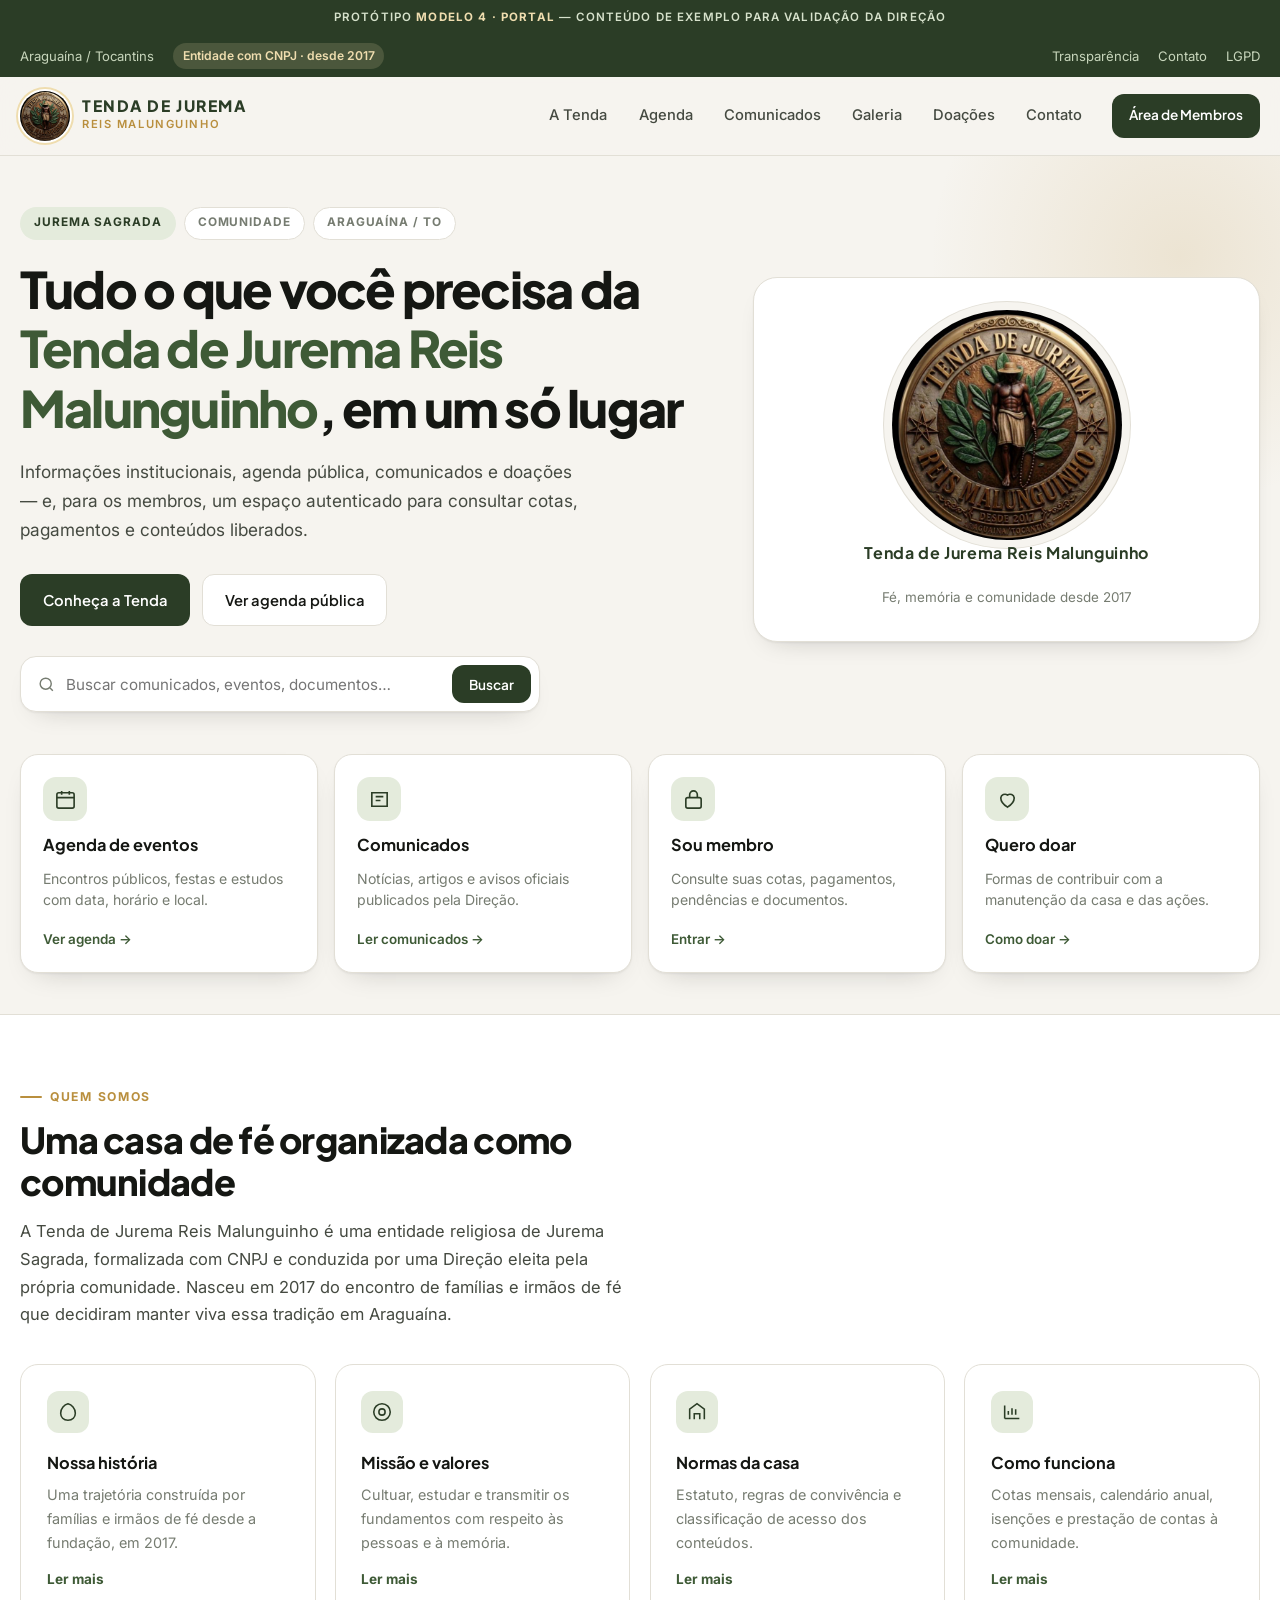
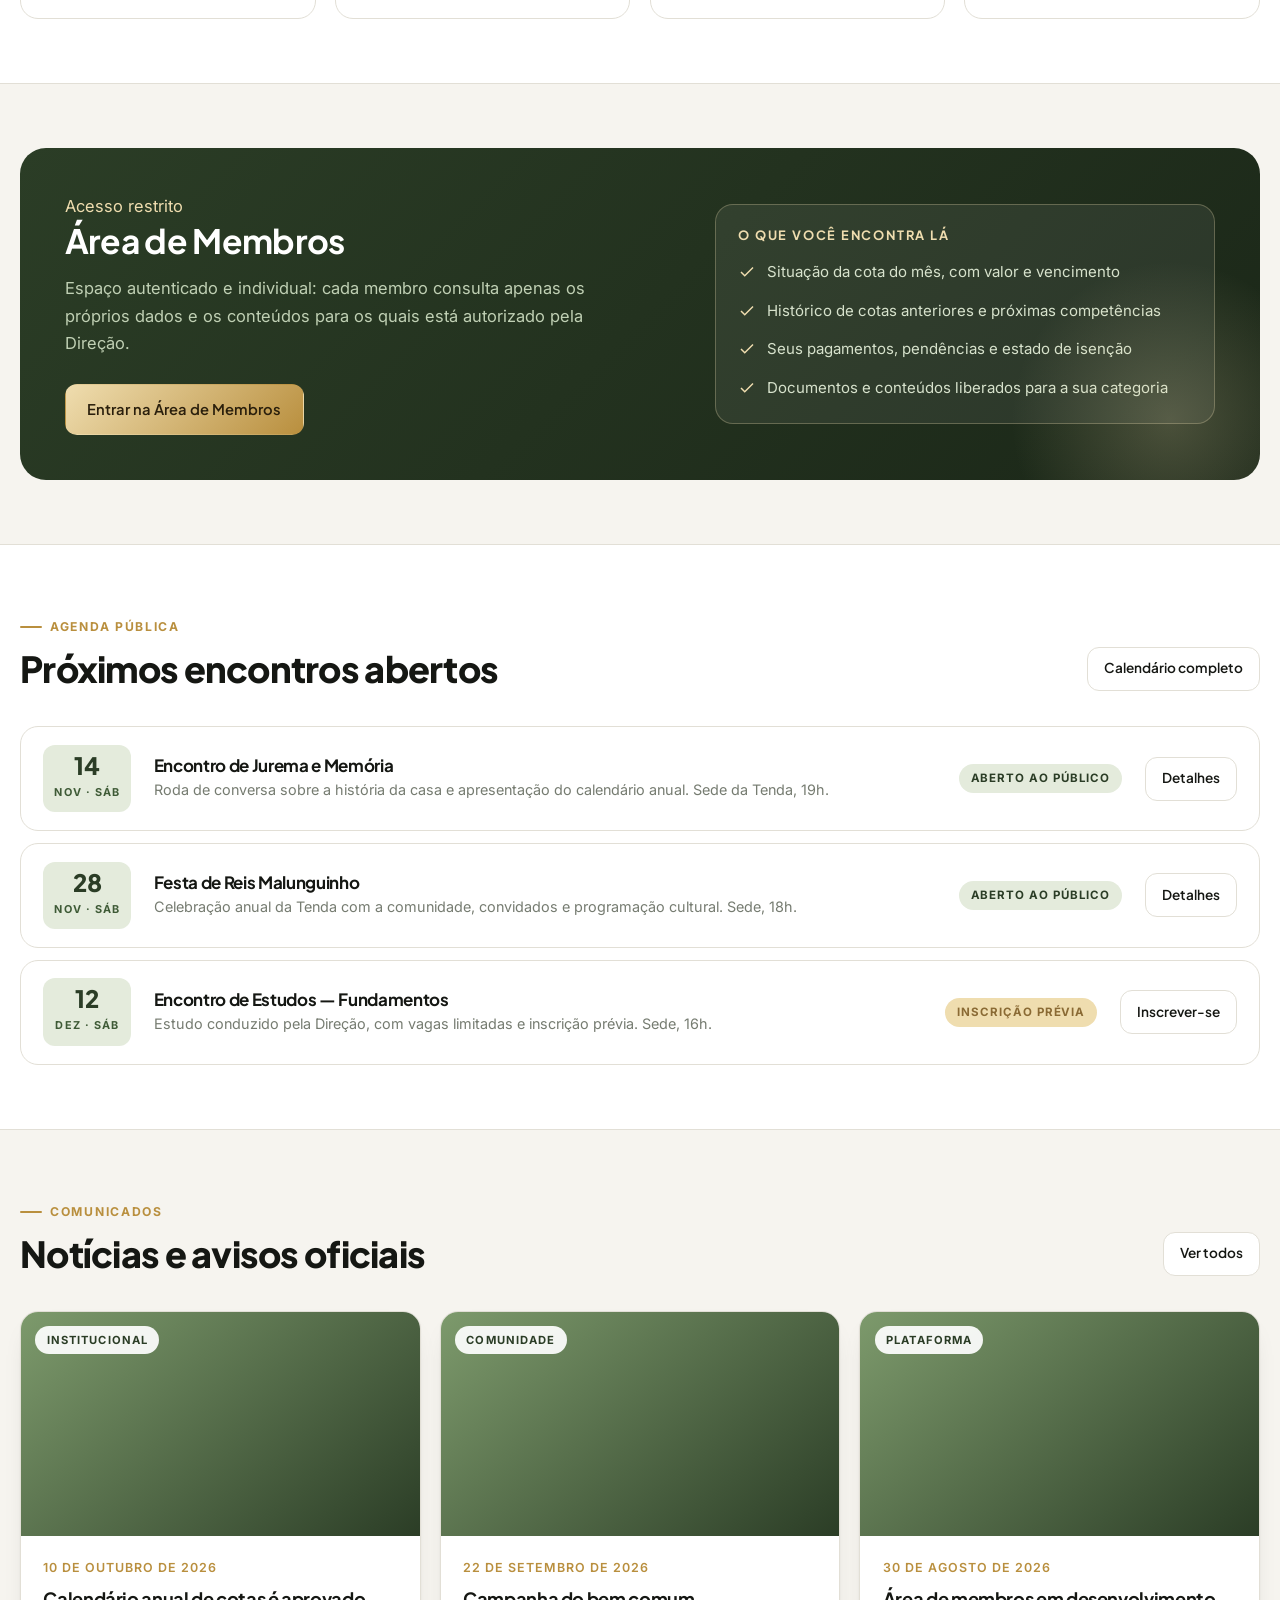
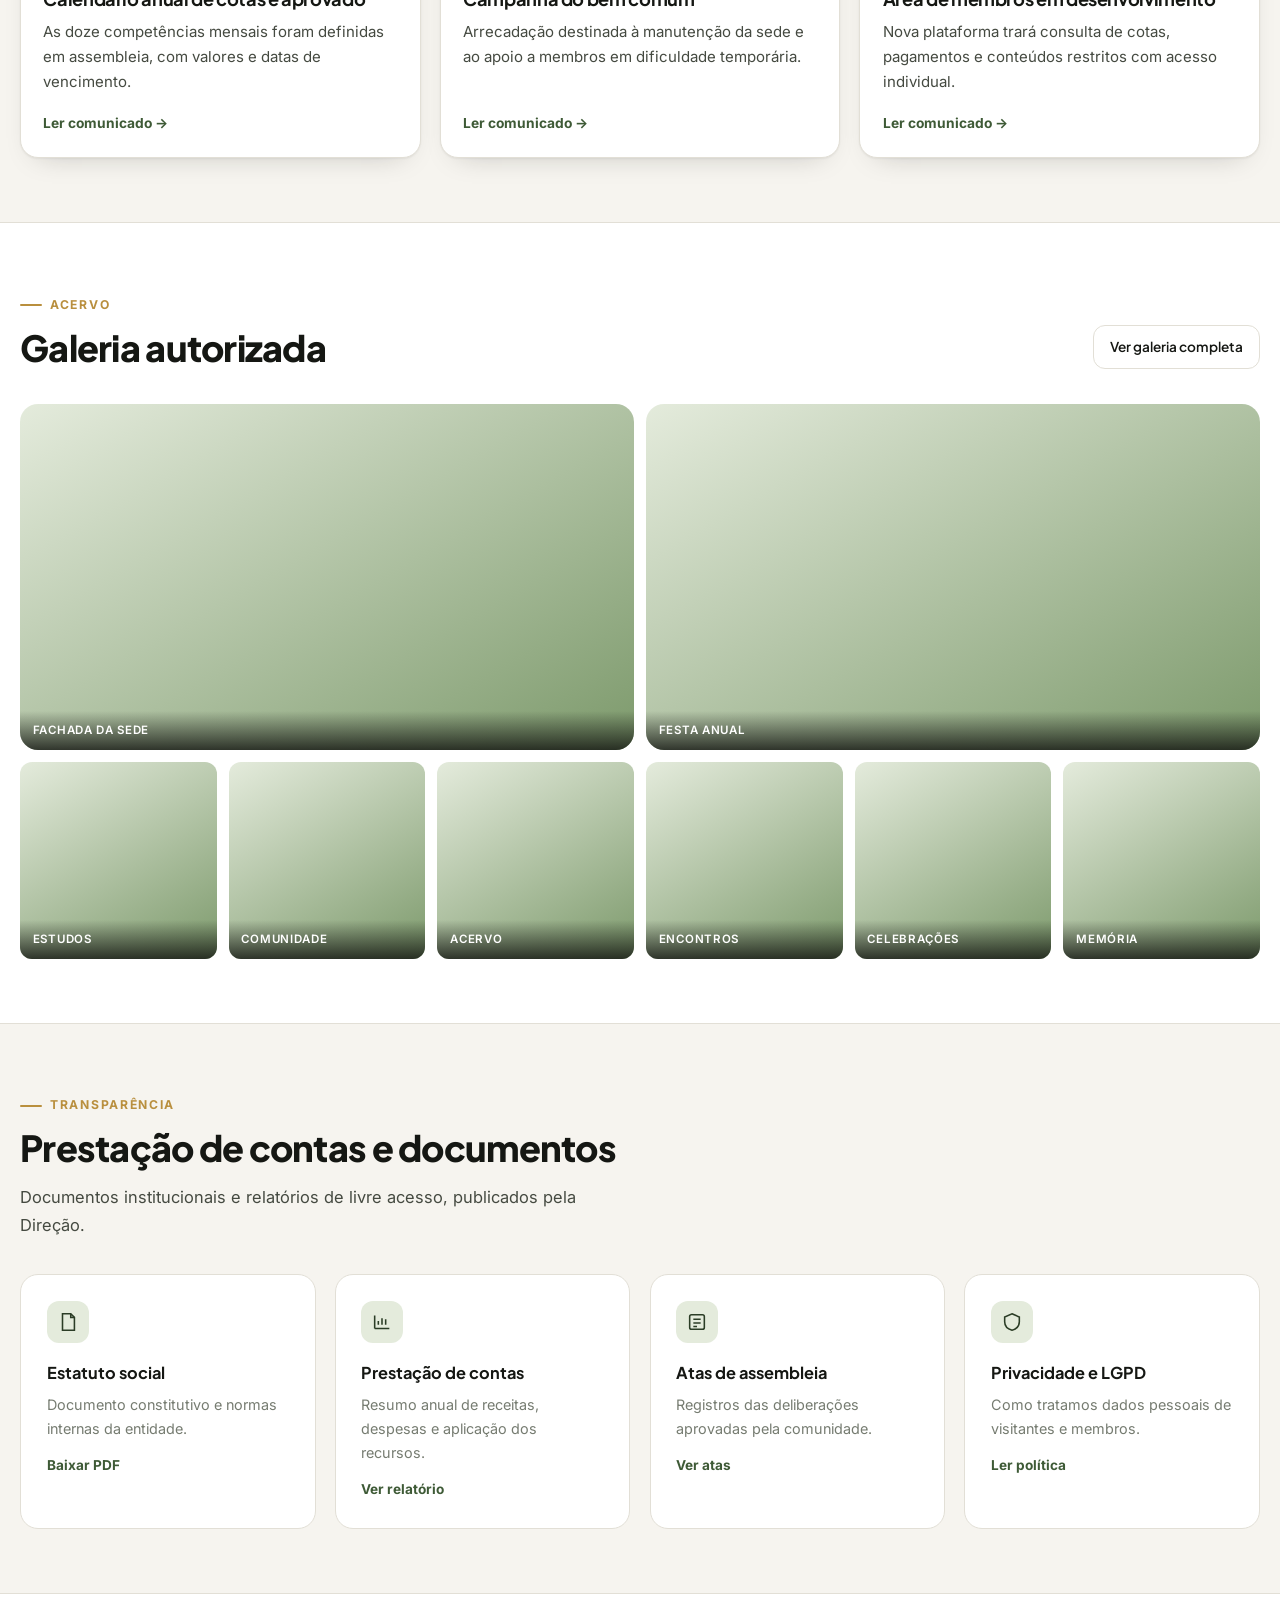
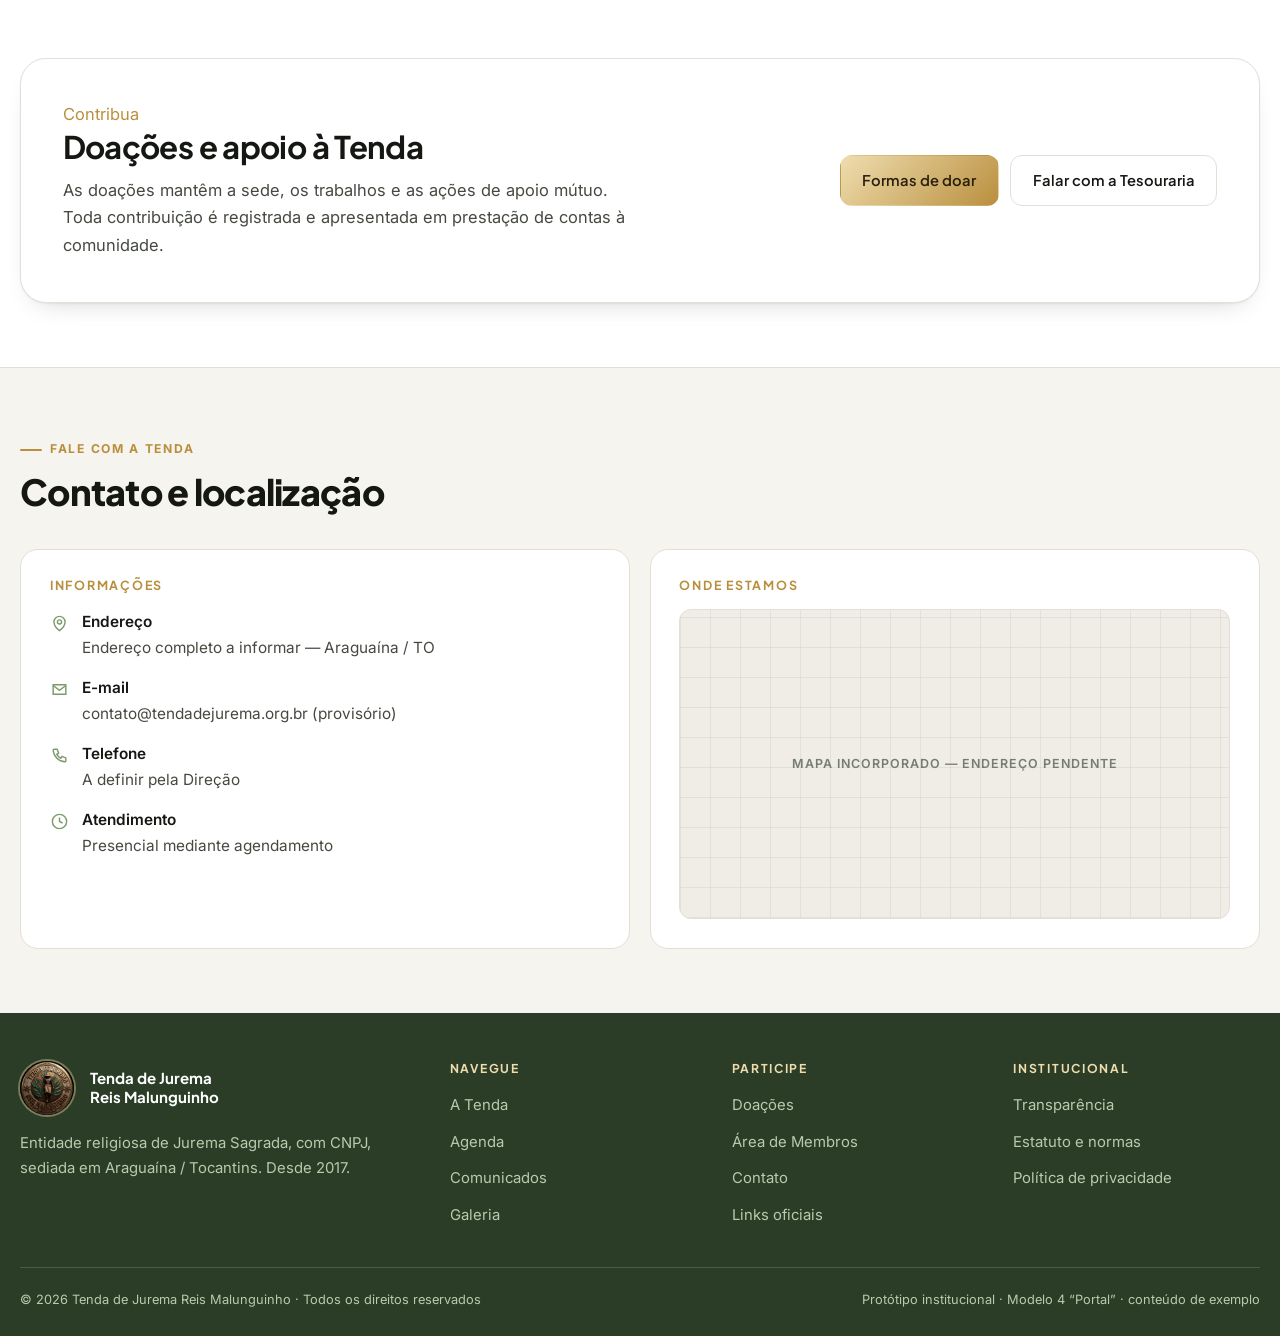
<file: modelo-4-portal/index.html>
<!DOCTYPE html>
<html lang="pt-BR">
<head>
<meta charset="UTF-8">
<meta name="viewport" content="width=device-width, initial-scale=1">
<title>Modelo 4 · Portal — Tenda de Jurema Reis Malunguinho</title>
<meta name="description" content="Protótipo de homepage institucional — Modelo 4 (Portal) para a Tenda de Jurema Reis Malunguinho.">
<link rel="preconnect" href="https://fonts.googleapis.com">
<link rel="preconnect" href="https://fonts.gstatic.com" crossorigin>
<link href="https://fonts.googleapis.com/css2?family=Plus+Jakarta+Sans:wght@400;500;600;700;800&family=Inter:wght@300;400;500;600&display=swap" rel="stylesheet">
<style>
/* ============================================================
   MODELO 4 — "PORTAL"  ·  Funcional, acesso rápido, antecipa a plataforma
   ============================================================ */
:root{
  --fundo:#F6F4EF;
  --superficie:#FFFFFF;
  --superficie-2:#EFEDE6;
  --tinta:#151713;
  --tinta-2:#454A41;
  --tinta-3:#767C71;
  --verde:#2B3D26;
  --verde-2:#3E5A36;
  --verde-claro:#E4EBDC;
  --verde-medio:#7D9A6C;
  --ouro:#B98F3E;
  --ouro-claro:#EFDDAF;
  --bronze:#8A6A34;
  --linha:#E2DFD6;
  --r:18px;
  --r-sm:12px;
  --sombra:0 1px 2px rgba(21,23,19,.05),0 12px 28px -18px rgba(21,23,19,.28);
  --display:'Plus Jakarta Sans',system-ui,-apple-system,'Segoe UI',sans-serif;
  --sans:'Inter',system-ui,-apple-system,'Segoe UI',sans-serif;
  --max:1240px;
}
*,*::before,*::after{box-sizing:border-box}
html{scroll-behavior:smooth}
body{
  margin:0;background:var(--fundo);color:var(--tinta);
  font-family:var(--sans);font-size:16.5px;line-height:1.68;-webkit-font-smoothing:antialiased;overflow-x:hidden;
}
img{max-width:100%;display:block}
a{color:inherit;text-decoration:none}
h1,h2,h3,h4{font-family:var(--display);margin:0;line-height:1.18;letter-spacing:-.02em;font-weight:700}
.wrap{width:min(100% - 2.5rem,var(--max));margin-inline:auto}
.sr{position:absolute;width:1px;height:1px;overflow:hidden;clip:rect(0 0 0 0)}
:focus-visible{outline:3px solid var(--verde-medio);outline-offset:2px;border-radius:4px}

/* aviso */
.proto{
  background:var(--verde);color:#D7E2CC;text-align:center;padding:.5rem 1rem;
  font-size:.72rem;font-weight:600;letter-spacing:.1em;text-transform:uppercase;
}
.proto strong{color:var(--ouro-claro)}

/* ---------- utility bar ---------- */
.util{background:var(--verde);color:#C8D6BC;font-size:.82rem}
.util .wrap{display:flex;align-items:center;gap:1.2rem;padding:.5rem 0;flex-wrap:wrap}
.util a:hover{color:var(--ouro-claro)}
.util .dir{margin-left:auto;display:flex;gap:1.2rem;flex-wrap:wrap}
.util .badge{background:rgba(239,221,175,.16);color:var(--ouro-claro);border-radius:100px;padding:.15rem .6rem;font-weight:600;font-size:.76rem}

/* ---------- header ---------- */
header{position:sticky;top:0;z-index:50;background:rgba(246,244,239,.92);backdrop-filter:blur(14px);border-bottom:1px solid var(--linha)}
.nav{display:flex;align-items:center;gap:1rem;min-height:78px}
.brand{display:flex;align-items:center;gap:.75rem;margin-right:auto}
.brand img{width:50px;height:50px;border-radius:50%;object-fit:cover;box-shadow:0 0 0 2px var(--superficie),0 0 0 4px var(--ouro-claro)}
.brand b{display:block;font-family:var(--display);font-weight:800;font-size:.98rem;color:var(--verde);line-height:1.15}
.brand span{font-size:.7rem;font-weight:600;letter-spacing:.14em;text-transform:uppercase;color:var(--ouro)}
.menu{display:flex;gap:.25rem;list-style:none;margin:0;padding:0}
.menu a{
  display:block;padding:.6rem .85rem;border-radius:10px;font-size:.92rem;font-weight:500;color:var(--tinta-2);transition:all .18s;
}
.menu a:hover{background:var(--verde-claro);color:var(--verde)}
.btn{
  display:inline-flex;align-items:center;justify-content:center;gap:.5rem;
  font-family:var(--display);font-weight:600;font-size:.92rem;
  padding:.78rem 1.35rem;border-radius:12px;border:1.5px solid transparent;transition:all .2s;cursor:pointer;white-space:nowrap;
}
.btn--primary{background:var(--verde);color:#fff}
.btn--primary:hover{background:var(--verde-2);transform:translateY(-1px);box-shadow:var(--sombra)}
.btn--outline{border-color:var(--linha);background:var(--superficie);color:var(--tinta)}
.btn--outline:hover{border-color:var(--verde-medio);color:var(--verde)}
.btn--gold{background:linear-gradient(135deg,var(--ouro-claro),var(--ouro));color:#2A1F0C}
.btn--gold:hover{filter:brightness(1.05);transform:translateY(-1px)}
.btn--sm{padding:.6rem 1rem;font-size:.85rem}
.burger{display:none;background:var(--superficie);border:1.5px solid var(--linha);border-radius:11px;padding:.55rem .65rem;cursor:pointer;color:var(--verde)}

/* ---------- hero ---------- */
.hero{padding:3.2rem 0 2.6rem;position:relative;overflow:hidden}
.hero::before{
  content:"";position:absolute;right:-160px;top:-160px;width:520px;height:520px;border-radius:50%;
  background:radial-gradient(circle,rgba(185,143,62,.16),transparent 68%);
}
.hero .grid{display:grid;grid-template-columns:1.15fr .85fr;gap:3rem;align-items:center;position:relative;z-index:1}
.tags{display:flex;gap:.5rem;flex-wrap:wrap;margin-bottom:1.2rem}
.tag{
  font-size:.74rem;font-weight:700;letter-spacing:.08em;text-transform:uppercase;
  background:var(--superficie);border:1px solid var(--linha);border-radius:100px;padding:.35rem .8rem;color:var(--tinta-3);
}
.tag--verde{background:var(--verde-claro);border-color:transparent;color:var(--verde)}
.hero h1{font-size:clamp(2rem,4.6vw,3.15rem);font-weight:800;color:var(--tinta);letter-spacing:-.035em}
.hero h1 em{font-style:normal;color:var(--verde-2)}
.hero p.lead{font-size:1.08rem;color:var(--tinta-2);max-width:52ch;margin:1.2rem 0 1.9rem}
.hero-cta{display:flex;gap:.75rem;flex-wrap:wrap}
.busca{
  display:flex;gap:.5rem;background:var(--superficie);border:1px solid var(--linha);border-radius:16px;
  padding:.5rem .5rem .5rem 1rem;margin-top:1.9rem;box-shadow:var(--sombra);max-width:520px;
}
.busca input{flex:1;border:0;background:none;font-family:var(--sans);font-size:.95rem;outline:none;color:var(--tinta)}
.busca svg{width:19px;height:19px;stroke:var(--tinta-3);fill:none;stroke-width:1.8;align-self:center;flex:none}
.selo-hero{
  background:var(--superficie);border:1px solid var(--linha);border-radius:24px;padding:2rem;
  box-shadow:var(--sombra);text-align:center;position:relative;
}
.selo-hero img{width:min(230px,72%);margin:0 auto;border-radius:50%;box-shadow:0 0 0 8px var(--fundo),0 0 0 9px var(--linha)}
.selo-hero p{margin:1.2rem 0 0;font-size:.84rem;color:var(--tinta-3)}
.selo-hero b{display:block;font-family:var(--display);color:var(--verde);font-size:1rem;letter-spacing:.04em}

/* ---------- atalhos ---------- */
.atalhos{display:grid;grid-template-columns:repeat(4,1fr);gap:1rem;margin-top:2.6rem}
.atalho{
  background:var(--superficie);border:1px solid var(--linha);border-radius:var(--r);padding:1.4rem;
  display:flex;flex-direction:column;gap:.6rem;transition:all .25s;box-shadow:var(--sombra);
}
.atalho:hover{transform:translateY(-4px);border-color:var(--verde-medio)}
.atalho .ic{width:44px;height:44px;border-radius:13px;display:grid;place-items:center;background:var(--verde-claro)}
.atalho .ic svg{width:23px;height:23px;stroke:var(--verde);fill:none;stroke-width:1.7}
.atalho b{font-family:var(--display);font-size:1.02rem;color:var(--tinta)}
.atalho span{font-size:.88rem;color:var(--tinta-3);line-height:1.5}
.atalho .go{margin-top:auto;padding-top:.6rem;font-size:.84rem;font-weight:600;color:var(--verde-2)}
.atalho .go::after{content:" →"}

/* ---------- seções ---------- */
.sec{padding:4rem 0}
.sec--branca{background:var(--superficie);border-block:1px solid var(--linha)}
.cabeca{margin-bottom:2.2rem;max-width:62ch}
.cabeca .kicker{
  display:inline-flex;align-items:center;gap:.5rem;font-size:.76rem;font-weight:700;letter-spacing:.14em;
  text-transform:uppercase;color:var(--ouro);margin-bottom:.7rem;
}
.cabeca .kicker::before{content:"";width:22px;height:2px;background:var(--ouro);border-radius:2px}
.cabeca h2{font-size:clamp(1.6rem,3.4vw,2.25rem);font-weight:800;color:var(--tinta)}
.cabeca p{margin:.9rem 0 0;color:var(--tinta-2)}
.cabeca.linha{display:flex;justify-content:space-between;align-items:flex-end;gap:1.5rem;max-width:none;flex-wrap:wrap}

/* destaque: área de membros */
.painel{
  background:linear-gradient(135deg,var(--verde),#1B2718);border-radius:26px;padding:clamp(1.8rem,4vw,2.8rem);
  color:#D7E2CC;display:grid;grid-template-columns:1.1fr .9fr;gap:2.4rem;align-items:center;position:relative;overflow:hidden;
}
.painel::after{
  content:"";position:absolute;right:-80px;bottom:-110px;width:340px;height:340px;border-radius:50%;
  background:radial-gradient(circle,rgba(239,221,175,.22),transparent 66%);
}
.painel h2{font-size:clamp(1.5rem,3.2vw,2.1rem);color:#fff;margin-bottom:.9rem}
.painel p{color:#C0D0B4;margin:0 0 1.6rem;max-width:52ch}
.painel .btn--gold{position:relative;z-index:1}
.status{background:rgba(255,255,255,.07);border:1px solid rgba(239,221,175,.28);border-radius:var(--r);padding:1.4rem}
.status h3{font-family:var(--display);font-size:.8rem;letter-spacing:.14em;text-transform:uppercase;color:var(--ouro-claro);margin-bottom:1rem;font-weight:700}
.status ul{list-style:none;margin:0;padding:0;display:grid;gap:.85rem}
.status li{display:flex;gap:.7rem;font-size:.94rem;color:#D7E2CC;align-items:flex-start}
.status li svg{width:18px;height:18px;flex:none;margin-top:.25rem;stroke:var(--ouro-claro);fill:none;stroke-width:2}

/* módulos */
.modulos{display:grid;grid-template-columns:repeat(3,1fr);gap:1.2rem}
.modulo{
  background:var(--superficie);border:1px solid var(--linha);border-radius:var(--r);overflow:hidden;
  display:flex;flex-direction:column;transition:all .25s;box-shadow:var(--sombra);
}
.modulo:hover{transform:translateY(-4px);border-color:var(--verde-medio)}
.modulo .capa{aspect-ratio:16/9;position:relative;background:linear-gradient(140deg,var(--verde-medio),var(--verde))}
.modulo .capa .et{
  position:absolute;left:.9rem;top:.9rem;background:rgba(255,255,255,.92);border-radius:100px;
  padding:.28rem .7rem;font-size:.7rem;font-weight:700;letter-spacing:.1em;text-transform:uppercase;color:var(--verde);
}
.modulo .corpo{padding:1.4rem;display:flex;flex-direction:column;flex:1}
.modulo time{font-size:.78rem;font-weight:600;letter-spacing:.08em;text-transform:uppercase;color:var(--ouro)}
.modulo h3{font-size:1.14rem;color:var(--tinta);margin:.55rem 0 .55rem}
.modulo p{margin:0 0 1.1rem;font-size:.94rem;color:var(--tinta-2);flex:1}
.modulo .go{font-size:.86rem;font-weight:700;color:var(--verde-2)}
.modulo .go::after{content:" →"}

/* agenda compacta */
.agenda{display:grid;gap:.75rem}
.ev{
  background:var(--superficie);border:1px solid var(--linha);border-radius:var(--r);
  display:grid;grid-template-columns:88px 1fr auto auto;gap:1.4rem;align-items:center;padding:1.1rem 1.4rem;transition:all .2s;
}
.ev:hover{border-color:var(--verde-medio);box-shadow:var(--sombra)}
.ev .dt{text-align:center;background:var(--verde-claro);border-radius:var(--r-sm);padding:.5rem .3rem}
.ev .dt b{display:block;font-family:var(--display);font-size:1.5rem;font-weight:800;color:var(--verde);line-height:1}
.ev .dt span{font-size:.68rem;font-weight:700;letter-spacing:.1em;text-transform:uppercase;color:var(--verde-2)}
.ev h3{font-size:1.06rem;margin-bottom:.2rem}
.ev p{margin:0;font-size:.9rem;color:var(--tinta-3)}
.cracha{
  font-size:.72rem;font-weight:700;letter-spacing:.08em;text-transform:uppercase;border-radius:100px;padding:.32rem .75rem;
  background:var(--verde-claro);color:var(--verde);white-space:nowrap;
}
.cracha--ouro{background:var(--ouro-claro);color:var(--bronze)}

/* transparência */
.transp{display:grid;grid-template-columns:repeat(4,1fr);gap:1.2rem}
.tcard{background:var(--superficie);border:1px solid var(--linha);border-radius:var(--r);padding:1.6rem}
.tcard .ic{width:42px;height:42px;border-radius:12px;background:var(--verde-claro);display:grid;place-items:center;margin-bottom:1rem}
.tcard .ic svg{width:22px;height:22px;stroke:var(--verde);fill:none;stroke-width:1.7}
.tcard b{display:block;font-family:var(--display);font-size:1.02rem;color:var(--tinta);margin-bottom:.4rem}
.tcard p{margin:0;font-size:.9rem;color:var(--tinta-3)}
.tcard a{display:inline-block;margin-top:.8rem;font-size:.85rem;font-weight:700;color:var(--verde-2)}

/* galeria */
.gal{display:grid;grid-template-columns:repeat(6,1fr);gap:.75rem}
.gal figure{
  margin:0;aspect-ratio:1;border-radius:var(--r-sm);overflow:hidden;position:relative;
  background:linear-gradient(150deg,var(--verde-claro),var(--verde-medio));cursor:pointer;transition:transform .25s;
}
.gal figure:nth-child(1),.gal figure:nth-child(2){grid-column:span 3;aspect-ratio:16/9;border-radius:var(--r)}
.gal figure:hover{transform:scale(1.03)}
.gal figcaption{
  position:absolute;inset:auto 0 0 0;padding:.6rem .8rem;font-size:.72rem;font-weight:600;letter-spacing:.06em;
  text-transform:uppercase;color:#fff;background:linear-gradient(0deg,rgba(21,23,19,.82),transparent);
}

/* doações */
.doar{
  background:var(--superficie);border:1px solid var(--linha);border-radius:26px;padding:clamp(1.8rem,4vw,2.6rem);
  display:flex;gap:2rem;align-items:center;flex-wrap:wrap;justify-content:space-between;box-shadow:var(--sombra);
}
.doar h2{font-size:clamp(1.4rem,3vw,1.95rem);margin-bottom:.7rem}
.doar p{margin:0;color:var(--tinta-2);max-width:58ch}
.doar .acoes{display:flex;gap:.7rem;flex-wrap:wrap}

/* contato */
.contato{display:grid;grid-template-columns:1fr 1fr;gap:1.2rem}
.ccard{background:var(--superficie);border:1px solid var(--linha);border-radius:var(--r);padding:1.8rem}
.ccard h3{font-size:.78rem;letter-spacing:.14em;text-transform:uppercase;color:var(--ouro);margin-bottom:1rem;font-family:var(--display);font-weight:700}
.cinfo{list-style:none;margin:0;padding:0;display:grid;gap:.9rem}
.cinfo li{display:flex;gap:.8rem;font-size:.96rem;color:var(--tinta-2)}
.cinfo svg{width:19px;height:19px;flex:none;margin-top:.28rem;stroke:var(--verde-medio);fill:none;stroke-width:1.8}
.cinfo b{display:block;color:var(--tinta);font-weight:600}
.mapa{
  aspect-ratio:16/9;border-radius:var(--r-sm);border:1px solid var(--linha);display:grid;place-items:center;text-align:center;padding:1rem;
  background:repeating-linear-gradient(0deg,rgba(21,23,19,.06) 0 1px,transparent 1px 30px),repeating-linear-gradient(90deg,rgba(21,23,19,.06) 0 1px,transparent 1px 30px),var(--superficie-2);
  font-size:.78rem;font-weight:600;letter-spacing:.08em;text-transform:uppercase;color:var(--tinta-3);
}

/* footer */
footer{background:var(--verde);color:#B9CBAD;padding:3rem 0 1.6rem}
.fgrid{display:grid;grid-template-columns:1.6fr 1fr 1fr 1fr;gap:2.2rem}
footer h4{font-family:var(--display);font-size:.76rem;letter-spacing:.14em;text-transform:uppercase;color:var(--ouro-claro);margin-bottom:1rem;font-weight:700}
footer ul{list-style:none;margin:0;padding:0;display:grid;gap:.55rem}
footer a,footer p{font-size:.93rem;margin:0;color:#B9CBAD}
footer a:hover{color:var(--ouro-claro)}
.fbrand{display:flex;gap:1rem;align-items:center;margin-bottom:1rem}
.fbrand img{width:54px;height:54px;border-radius:50%;box-shadow:0 0 0 2px rgba(239,221,175,.4)}
.fbrand b{font-family:var(--display);color:#fff;font-size:.94rem;line-height:1.25}
.fbottom{
  margin-top:2.4rem;padding-top:1.3rem;border-top:1px solid rgba(239,221,175,.18);
  display:flex;justify-content:space-between;gap:1rem;flex-wrap:wrap;font-size:.8rem;
}

/* responsivo */
@media (max-width:1040px){
  .hero .grid{grid-template-columns:1fr}
  .selo-hero{max-width:400px}
  .atalhos{grid-template-columns:1fr 1fr}
  .modulos{grid-template-columns:1fr 1fr}
  .transp{grid-template-columns:1fr 1fr}
  .gal{grid-template-columns:1fr 1fr 1fr}
  .gal figure:nth-child(1),.gal figure:nth-child(2){grid-column:span 3}
  .fgrid{grid-template-columns:1fr 1fr}
}
@media (max-width:760px){
  .menu{display:none;position:absolute;top:100%;left:0;right:0;flex-direction:column;gap:.2rem;
    background:var(--fundo);border-bottom:1px solid var(--linha);padding:.7rem 1.25rem 1rem}
  #nav:checked ~ .menu{display:flex}
  .burger{display:block}
  .nav .btn{display:none}
  .hero{padding:2rem 0}
  .atalhos,.modulos,.transp,.contato{grid-template-columns:1fr}
  .ev{grid-template-columns:1fr;gap:.8rem}
  .ev .dt{width:88px}
  .gal{grid-template-columns:1fr 1fr}
  .gal figure:nth-child(1),.gal figure:nth-child(2){grid-column:span 2}
  .painel{grid-template-columns:1fr}
  .fgrid{grid-template-columns:1fr}
  .sec{padding:2.8rem 0}
  .doar{flex-direction:column;align-items:flex-start}
}
@media (prefers-reduced-motion:reduce){*{animation:none!important;transition:none!important}}
</style>
</head>
<body>

<div class="proto">Protótipo <strong>Modelo 4 · Portal</strong> — conteúdo de exemplo para validação da Direção</div>

<div class="util">
  <div class="wrap">
    <span>Araguaína / Tocantins</span>
    <span class="badge">Entidade com CNPJ · desde 2017</span>
    <span class="dir">
      <a href="#transparencia">Transparência</a>
      <a href="#contato">Contato</a>
      <a href="#">LGPD</a>
    </span>
  </div>
</div>

<header>
  <div class="wrap nav">
    <a class="brand" href="#top">
      <img src="../assets/logo.jpg" alt="Emblema da Tenda de Jurema Reis Malunguinho">
      <span><b>Tenda de Jurema</b><span>Reis Malunguinho</span></span>
    </a>
    <input type="checkbox" id="nav" class="sr">
    <label class="burger" for="nav" aria-label="Abrir menu">
      <svg width="20" height="14" viewBox="0 0 20 14" fill="none" stroke="currentColor" stroke-width="1.9"><path d="M0 1h20M0 7h20M0 13h20"/></svg>
    </label>
    <ul class="menu">
      <li><a href="#tenda">A Tenda</a></li>
      <li><a href="#agenda">Agenda</a></li>
      <li><a href="#comunicados">Comunicados</a></li>
      <li><a href="#galeria">Galeria</a></li>
      <li><a href="#doacoes">Doações</a></li>
      <li><a href="#contato">Contato</a></li>
    </ul>
    <a class="btn btn--primary btn--sm" href="#membros">Área de Membros</a>
  </div>
</header>

<main id="top">

  <!-- HERO + ATALHOS -->
  <section class="hero">
    <div class="wrap">
      <div class="grid">
        <div>
          <div class="tags">
            <span class="tag tag--verde">Jurema Sagrada</span>
            <span class="tag">Comunidade</span>
            <span class="tag">Araguaína / TO</span>
          </div>
          <h1>Tudo o que você precisa da <em>Tenda de Jurema Reis Malunguinho</em>, em um só lugar</h1>
          <p class="lead">
            Informações institucionais, agenda pública, comunicados e doações — e, para os membros,
            um espaço autenticado para consultar cotas, pagamentos e conteúdos liberados.
          </p>
          <div class="hero-cta">
            <a class="btn btn--primary" href="#tenda">Conheça a Tenda</a>
            <a class="btn btn--outline" href="#agenda">Ver agenda pública</a>
          </div>
          <form class="busca" onsubmit="return false" role="search">
            <svg viewBox="0 0 24 24" aria-hidden="true"><circle cx="11" cy="11" r="7"/><path d="m20 20-3.5-3.5"/></svg>
            <input type="search" placeholder="Buscar comunicados, eventos, documentos…" aria-label="Buscar no site">
            <button class="btn btn--primary btn--sm" type="submit">Buscar</button>
          </form>
        </div>
        <div class="selo-hero">
          <img src="../assets/logo.jpg" alt="Emblema da Tenda de Jurema Reis Malunguinho">
          <b>Tenda de Jurema Reis Malunguinho</b>
          <p>Fé, memória e comunidade desde 2017</p>
        </div>
      </div>

      <div class="atalhos">
        <a class="atalho" href="#agenda">
          <span class="ic"><svg viewBox="0 0 24 24"><rect x="3" y="5" width="18" height="16" rx="2"/><path d="M3 10h18M8 3v4M16 3v4"/></svg></span>
          <b>Agenda de eventos</b>
          <span>Encontros públicos, festas e estudos com data, horário e local.</span>
          <span class="go">Ver agenda</span>
        </a>
        <a class="atalho" href="#comunicados">
          <span class="ic"><svg viewBox="0 0 24 24"><path d="M4 5h16v14H4z"/><path d="M8 9h8M8 13h5"/></svg></span>
          <b>Comunicados</b>
          <span>Notícias, artigos e avisos oficiais publicados pela Direção.</span>
          <span class="go">Ler comunicados</span>
        </a>
        <a class="atalho" href="#membros">
          <span class="ic"><svg viewBox="0 0 24 24"><rect x="4" y="10" width="16" height="11" rx="2"/><path d="M8 10V7a4 4 0 0 1 8 0v3"/></svg></span>
          <b>Sou membro</b>
          <span>Consulte suas cotas, pagamentos, pendências e documentos.</span>
          <span class="go">Entrar</span>
        </a>
        <a class="atalho" href="#doacoes">
          <span class="ic"><svg viewBox="0 0 24 24"><path d="M12 20s-7-4.4-7-9.6A4.4 4.4 0 0 1 12 7.4 4.4 4.4 0 0 1 19 10.4C19 15.6 12 20 12 20z"/></svg></span>
          <b>Quero doar</b>
          <span>Formas de contribuir com a manutenção da casa e das ações.</span>
          <span class="go">Como doar</span>
        </a>
      </div>
    </div>
  </section>

  <!-- SOBRE -->
  <section class="sec sec--branca" id="tenda">
    <div class="wrap">
      <div class="cabeca">
        <span class="kicker">Quem somos</span>
        <h2>Uma casa de fé organizada como comunidade</h2>
        <p>
          A Tenda de Jurema Reis Malunguinho é uma entidade religiosa de Jurema Sagrada, formalizada com CNPJ
          e conduzida por uma Direção eleita pela própria comunidade. Nasceu em 2017 do encontro de famílias
          e irmãos de fé que decidiram manter viva essa tradição em Araguaína.
        </p>
      </div>
      <div class="transp">
        <div class="tcard">
          <span class="ic"><svg viewBox="0 0 24 24"><path d="M12 21c-5 0-8-3.4-8-7.6C4 8 8 4 12 3c4 1 8 5 8 10.4C20 17.6 17 21 12 21z"/></svg></span>
          <b>Nossa história</b>
          <p>Uma trajetória construída por famílias e irmãos de fé desde a fundação, em 2017.</p>
          <a href="#">Ler mais</a>
        </div>
        <div class="tcard">
          <span class="ic"><svg viewBox="0 0 24 24"><circle cx="12" cy="12" r="9"/><circle cx="12" cy="12" r="3.4"/></svg></span>
          <b>Missão e valores</b>
          <p>Cultuar, estudar e transmitir os fundamentos com respeito às pessoas e à memória.</p>
          <a href="#">Ler mais</a>
        </div>
        <div class="tcard">
          <span class="ic"><svg viewBox="0 0 24 24"><path d="M4 20V9l8-6 8 6v11"/><path d="M9 20v-6h6v6"/></svg></span>
          <b>Normas da casa</b>
          <p>Estatuto, regras de convivência e classificação de acesso dos conteúdos.</p>
          <a href="#">Ler mais</a>
        </div>
        <div class="tcard">
          <span class="ic"><svg viewBox="0 0 24 24"><path d="M4 19V5M4 19h16"/><path d="M8 15v-4M12 15V8M16 15v-6"/></svg></span>
          <b>Como funciona</b>
          <p>Cotas mensais, calendário anual, isenções e prestação de contas à comunidade.</p>
          <a href="#">Ler mais</a>
        </div>
      </div>
    </div>
  </section>

  <!-- ÁREA DE MEMBROS -->
  <section class="sec" id="membros">
    <div class="wrap">
      <div class="painel">
        <div>
          <span class="kicker" style="color:var(--ouro-claro)">Acesso restrito</span>
          <h2>Área de Membros</h2>
          <p>
            Espaço autenticado e individual: cada membro consulta apenas os próprios dados e os conteúdos
            para os quais está autorizado pela Direção.
          </p>
          <a class="btn btn--gold" href="#">Entrar na Área de Membros</a>
        </div>
        <div class="status">
          <h3>O que você encontra lá</h3>
          <ul>
            <li><svg viewBox="0 0 24 24"><path d="M20 6L9 17l-5-5"/></svg><span>Situação da cota do mês, com valor e vencimento</span></li>
            <li><svg viewBox="0 0 24 24"><path d="M20 6L9 17l-5-5"/></svg><span>Histórico de cotas anteriores e próximas competências</span></li>
            <li><svg viewBox="0 0 24 24"><path d="M20 6L9 17l-5-5"/></svg><span>Seus pagamentos, pendências e estado de isenção</span></li>
            <li><svg viewBox="0 0 24 24"><path d="M20 6L9 17l-5-5"/></svg><span>Documentos e conteúdos liberados para a sua categoria</span></li>
          </ul>
        </div>
      </div>
    </div>
  </section>

  <!-- AGENDA -->
  <section class="sec sec--branca" id="agenda">
    <div class="wrap">
      <div class="cabeca linha">
        <div>
          <span class="kicker">Agenda pública</span>
          <h2>Próximos encontros abertos</h2>
        </div>
        <a class="btn btn--outline btn--sm" href="#">Calendário completo</a>
      </div>
      <div class="agenda">
        <article class="ev">
          <div class="dt"><b>14</b><span>Nov · Sáb</span></div>
          <div>
            <h3>Encontro de Jurema e Memória</h3>
            <p>Roda de conversa sobre a história da casa e apresentação do calendário anual. Sede da Tenda, 19h.</p>
          </div>
          <span class="cracha">Aberto ao público</span>
          <a class="btn btn--outline btn--sm" href="#">Detalhes</a>
        </article>
        <article class="ev">
          <div class="dt"><b>28</b><span>Nov · Sáb</span></div>
          <div>
            <h3>Festa de Reis Malunguinho</h3>
            <p>Celebração anual da Tenda com a comunidade, convidados e programação cultural. Sede, 18h.</p>
          </div>
          <span class="cracha">Aberto ao público</span>
          <a class="btn btn--outline btn--sm" href="#">Detalhes</a>
        </article>
        <article class="ev">
          <div class="dt"><b>12</b><span>Dez · Sáb</span></div>
          <div>
            <h3>Encontro de Estudos — Fundamentos</h3>
            <p>Estudo conduzido pela Direção, com vagas limitadas e inscrição prévia. Sede, 16h.</p>
          </div>
          <span class="cracha cracha--ouro">Inscrição prévia</span>
          <a class="btn btn--outline btn--sm" href="#">Inscrever-se</a>
        </article>
      </div>
    </div>
  </section>

  <!-- COMUNICADOS -->
  <section class="sec" id="comunicados">
    <div class="wrap">
      <div class="cabeca linha">
        <div>
          <span class="kicker">Comunicados</span>
          <h2>Notícias e avisos oficiais</h2>
        </div>
        <a class="btn btn--outline btn--sm" href="#">Ver todos</a>
      </div>
      <div class="modulos">
        <article class="modulo">
          <div class="capa"><span class="et">Institucional</span></div>
          <div class="corpo">
            <time datetime="2026-10-10">10 de outubro de 2026</time>
            <h3>Calendário anual de cotas é aprovado</h3>
            <p>As doze competências mensais foram definidas em assembleia, com valores e datas de vencimento.</p>
            <a class="go" href="#">Ler comunicado</a>
          </div>
        </article>
        <article class="modulo">
          <div class="capa"><span class="et">Comunidade</span></div>
          <div class="corpo">
            <time datetime="2026-09-22">22 de setembro de 2026</time>
            <h3>Campanha do bem comum</h3>
            <p>Arrecadação destinada à manutenção da sede e ao apoio a membros em dificuldade temporária.</p>
            <a class="go" href="#">Ler comunicado</a>
          </div>
        </article>
        <article class="modulo">
          <div class="capa"><span class="et">Plataforma</span></div>
          <div class="corpo">
            <time datetime="2026-08-30">30 de agosto de 2026</time>
            <h3>Área de membros em desenvolvimento</h3>
            <p>Nova plataforma trará consulta de cotas, pagamentos e conteúdos restritos com acesso individual.</p>
            <a class="go" href="#">Ler comunicado</a>
          </div>
        </article>
      </div>
    </div>
  </section>

  <!-- GALERIA -->
  <section class="sec sec--branca" id="galeria">
    <div class="wrap">
      <div class="cabeca linha">
        <div>
          <span class="kicker">Acervo</span>
          <h2>Galeria autorizada</h2>
        </div>
        <a class="btn btn--outline btn--sm" href="#">Ver galeria completa</a>
      </div>
      <div class="gal">
        <figure><figcaption>Fachada da sede</figcaption></figure>
        <figure><figcaption>Festa anual</figcaption></figure>
        <figure><figcaption>Estudos</figcaption></figure>
        <figure><figcaption>Comunidade</figcaption></figure>
        <figure><figcaption>Acervo</figcaption></figure>
        <figure><figcaption>Encontros</figcaption></figure>
        <figure><figcaption>Celebrações</figcaption></figure>
        <figure><figcaption>Memória</figcaption></figure>
      </div>
    </div>
  </section>

  <!-- TRANSPARÊNCIA -->
  <section class="sec" id="transparencia">
    <div class="wrap">
      <div class="cabeca">
        <span class="kicker">Transparência</span>
        <h2>Prestação de contas e documentos</h2>
        <p>Documentos institucionais e relatórios de livre acesso, publicados pela Direção.</p>
      </div>
      <div class="transp">
        <div class="tcard">
          <span class="ic"><svg viewBox="0 0 24 24"><path d="M6 3h9l4 4v14H6z"/><path d="M15 3v4h4"/></svg></span>
          <b>Estatuto social</b>
          <p>Documento constitutivo e normas internas da entidade.</p>
          <a href="#">Baixar PDF</a>
        </div>
        <div class="tcard">
          <span class="ic"><svg viewBox="0 0 24 24"><path d="M4 19V5M4 19h16"/><path d="M8 15v-4M12 15V8M16 15v-6"/></svg></span>
          <b>Prestação de contas</b>
          <p>Resumo anual de receitas, despesas e aplicação dos recursos.</p>
          <a href="#">Ver relatório</a>
        </div>
        <div class="tcard">
          <span class="ic"><svg viewBox="0 0 24 24"><rect x="4" y="4" width="16" height="16" rx="2"/><path d="M8 9h8M8 13h8M8 17h4"/></svg></span>
          <b>Atas de assembleia</b>
          <p>Registros das deliberações aprovadas pela comunidade.</p>
          <a href="#">Ver atas</a>
        </div>
        <div class="tcard">
          <span class="ic"><svg viewBox="0 0 24 24"><path d="M12 3l8 3.6v5.2c0 4.6-3.3 7.9-8 9.2-4.7-1.3-8-4.6-8-9.2V6.6L12 3z"/></svg></span>
          <b>Privacidade e LGPD</b>
          <p>Como tratamos dados pessoais de visitantes e membros.</p>
          <a href="#">Ler política</a>
        </div>
      </div>
    </div>
  </section>

  <!-- DOAÇÕES -->
  <section class="sec sec--branca" id="doacoes">
    <div class="wrap">
      <div class="doar">
        <div>
          <span class="kicker" style="color:var(--ouro)">Contribua</span>
          <h2>Doações e apoio à Tenda</h2>
          <p>As doações mantêm a sede, os trabalhos e as ações de apoio mútuo. Toda contribuição é registrada e apresentada em prestação de contas à comunidade.</p>
        </div>
        <div class="acoes">
          <a class="btn btn--gold" href="#">Formas de doar</a>
          <a class="btn btn--outline" href="#">Falar com a Tesouraria</a>
        </div>
      </div>
    </div>
  </section>

  <!-- CONTATO -->
  <section class="sec" id="contato">
    <div class="wrap">
      <div class="cabeca">
        <span class="kicker">Fale com a Tenda</span>
        <h2>Contato e localização</h2>
      </div>
      <div class="contato">
        <div class="ccard">
          <h3>Informações</h3>
          <ul class="cinfo">
            <li><svg viewBox="0 0 24 24"><path d="M12 21s-7-5.2-7-11a7 7 0 1 1 14 0c0 5.8-7 11-7 11z"/><circle cx="12" cy="10" r="2.6"/></svg><span><b>Endereço</b>Endereço completo a informar — Araguaína / TO</span></li>
            <li><svg viewBox="0 0 24 24"><path d="M4 6h16v12H4z"/><path d="m4 7 8 6 8-6"/></svg><span><b>E-mail</b>contato@tendadejurema.org.br (provisório)</span></li>
            <li><svg viewBox="0 0 24 24"><path d="M5 4h4l2 5-2.4 1.5a12 12 0 0 0 5 5L15 13l5 2v4a1 1 0 0 1-1 1A16 16 0 0 1 4 5a1 1 0 0 1 1-1z"/></svg><span><b>Telefone</b>A definir pela Direção</span></li>
            <li><svg viewBox="0 0 24 24"><circle cx="12" cy="12" r="9"/><path d="M12 7v5l4 2"/></svg><span><b>Atendimento</b>Presencial mediante agendamento</span></li>
          </ul>
        </div>
        <div class="ccard">
          <h3>Onde estamos</h3>
          <div class="mapa">Mapa incorporado — endereço pendente</div>
        </div>
      </div>
    </div>
  </section>

</main>

<footer>
  <div class="wrap">
    <div class="fgrid">
      <div>
        <div class="fbrand">
          <img src="../assets/logo.jpg" alt="">
          <b>Tenda de Jurema<br>Reis Malunguinho</b>
        </div>
        <p>Entidade religiosa de Jurema Sagrada, com CNPJ, sediada em Araguaína / Tocantins. Desde 2017.</p>
      </div>
      <div>
        <h4>Navegue</h4>
        <ul>
          <li><a href="#tenda">A Tenda</a></li>
          <li><a href="#agenda">Agenda</a></li>
          <li><a href="#comunicados">Comunicados</a></li>
          <li><a href="#galeria">Galeria</a></li>
        </ul>
      </div>
      <div>
        <h4>Participe</h4>
        <ul>
          <li><a href="#doacoes">Doações</a></li>
          <li><a href="#membros">Área de Membros</a></li>
          <li><a href="#contato">Contato</a></li>
          <li><a href="#">Links oficiais</a></li>
        </ul>
      </div>
      <div>
        <h4>Institucional</h4>
        <ul>
          <li><a href="#transparencia">Transparência</a></li>
          <li><a href="#">Estatuto e normas</a></li>
          <li><a href="#">Política de privacidade</a></li>
        </ul>
      </div>
    </div>
    <div class="fbottom">
      <span>© 2026 Tenda de Jurema Reis Malunguinho · Todos os direitos reservados</span>
      <span>Protótipo institucional · Modelo 4 “Portal” · conteúdo de exemplo</span>
    </div>
  </div>
</footer>

</body>
</html>
</file>
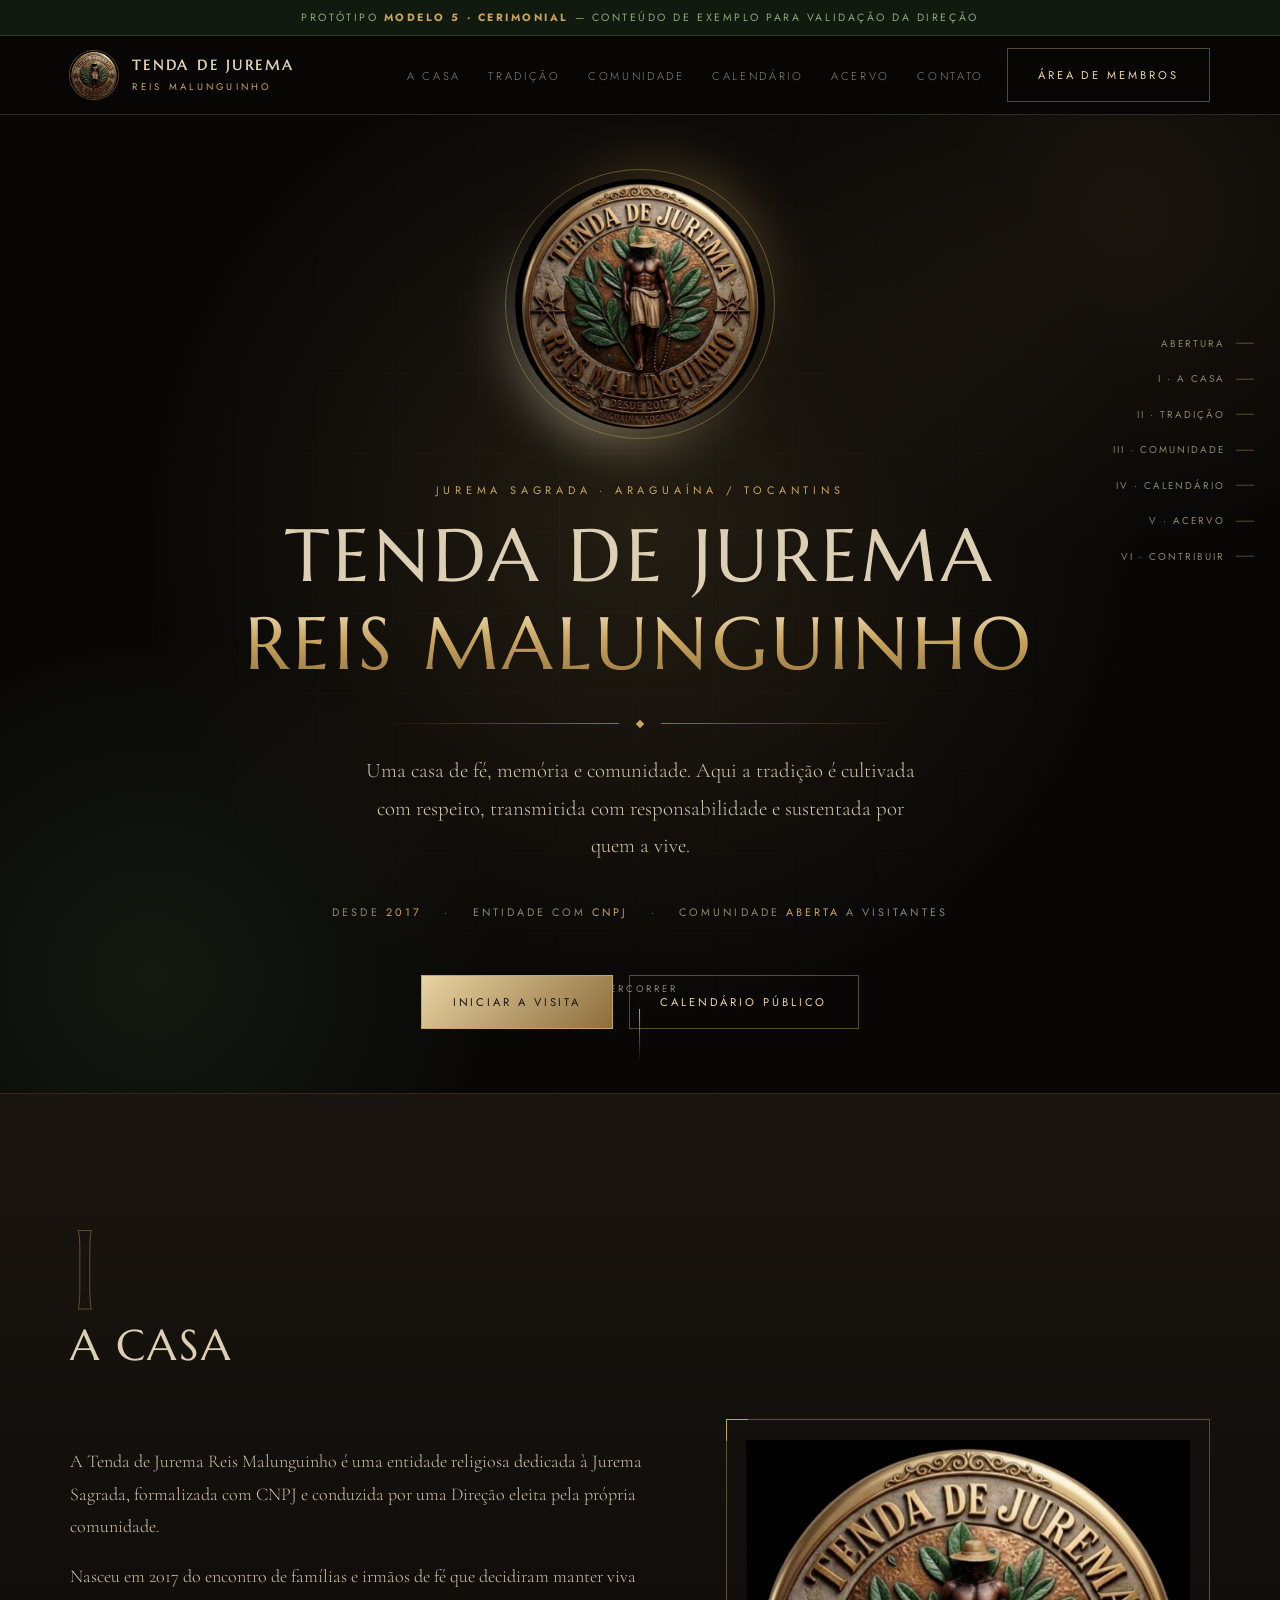
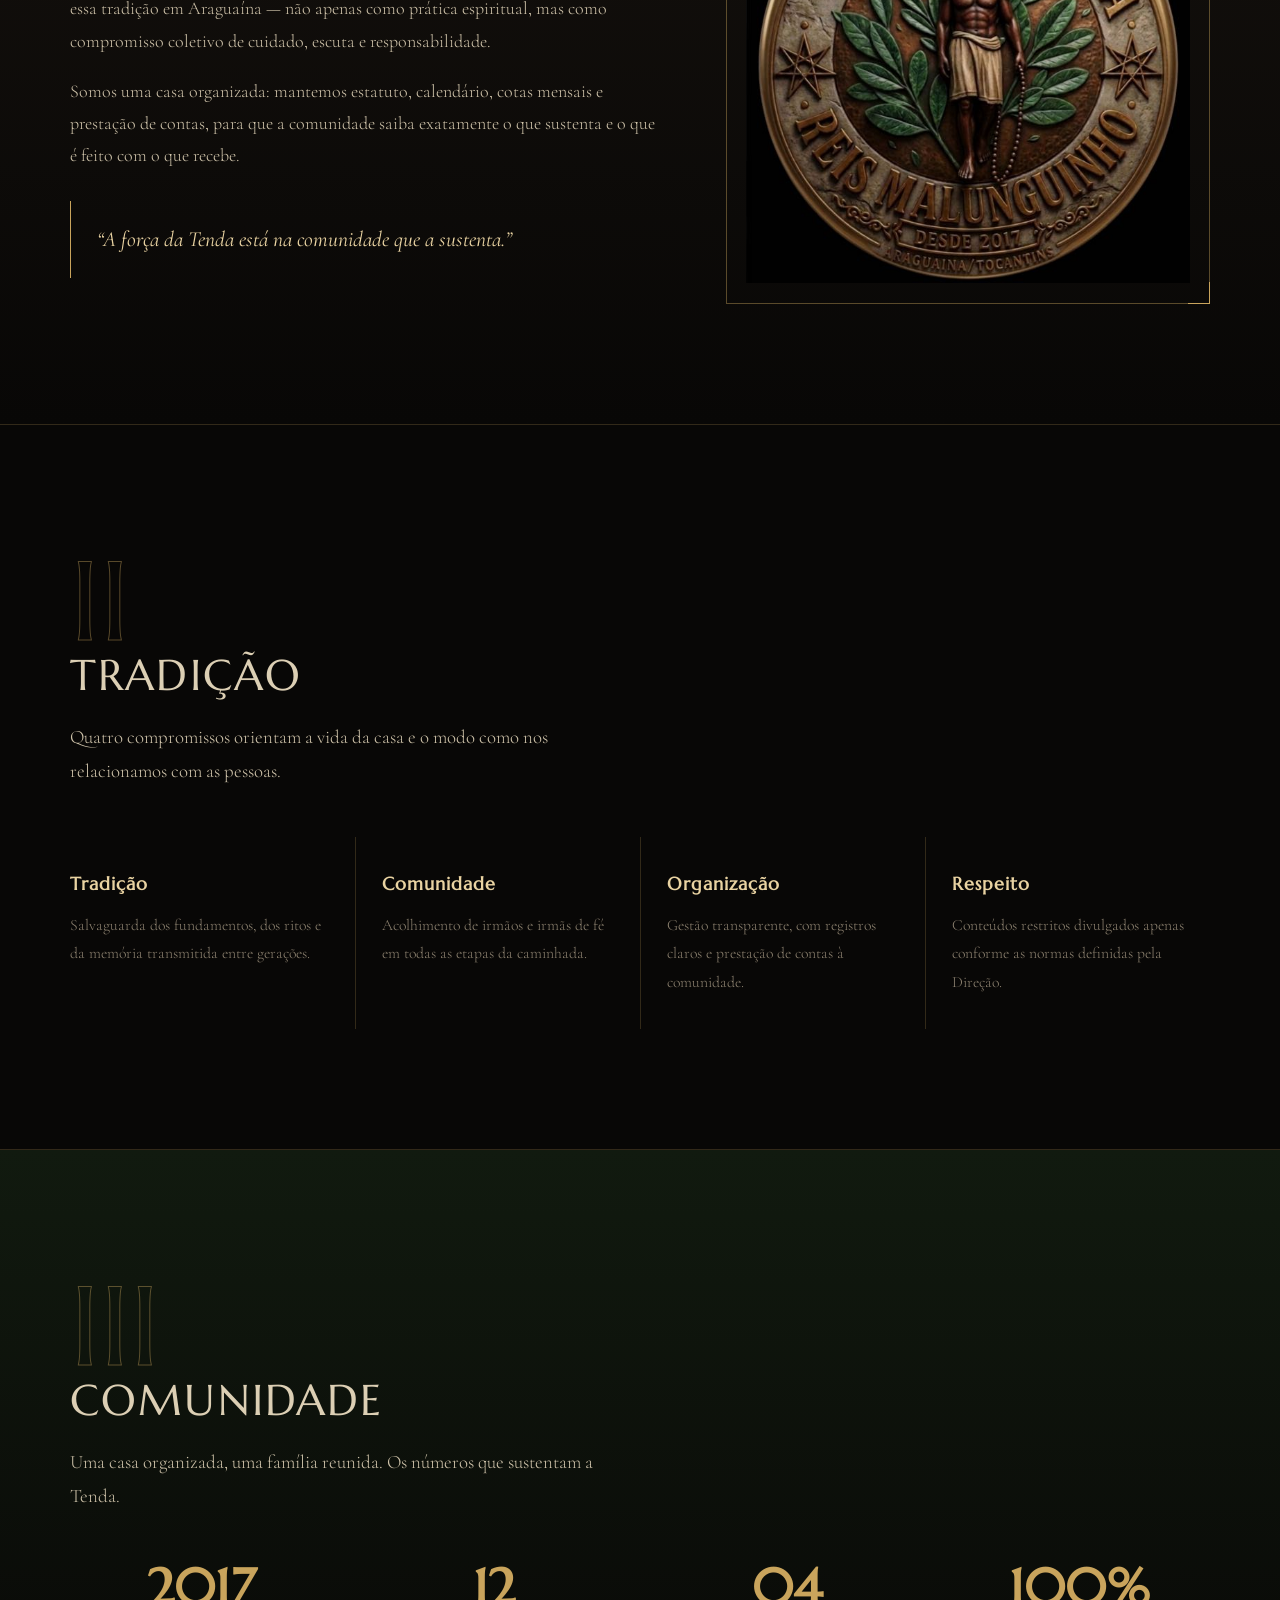
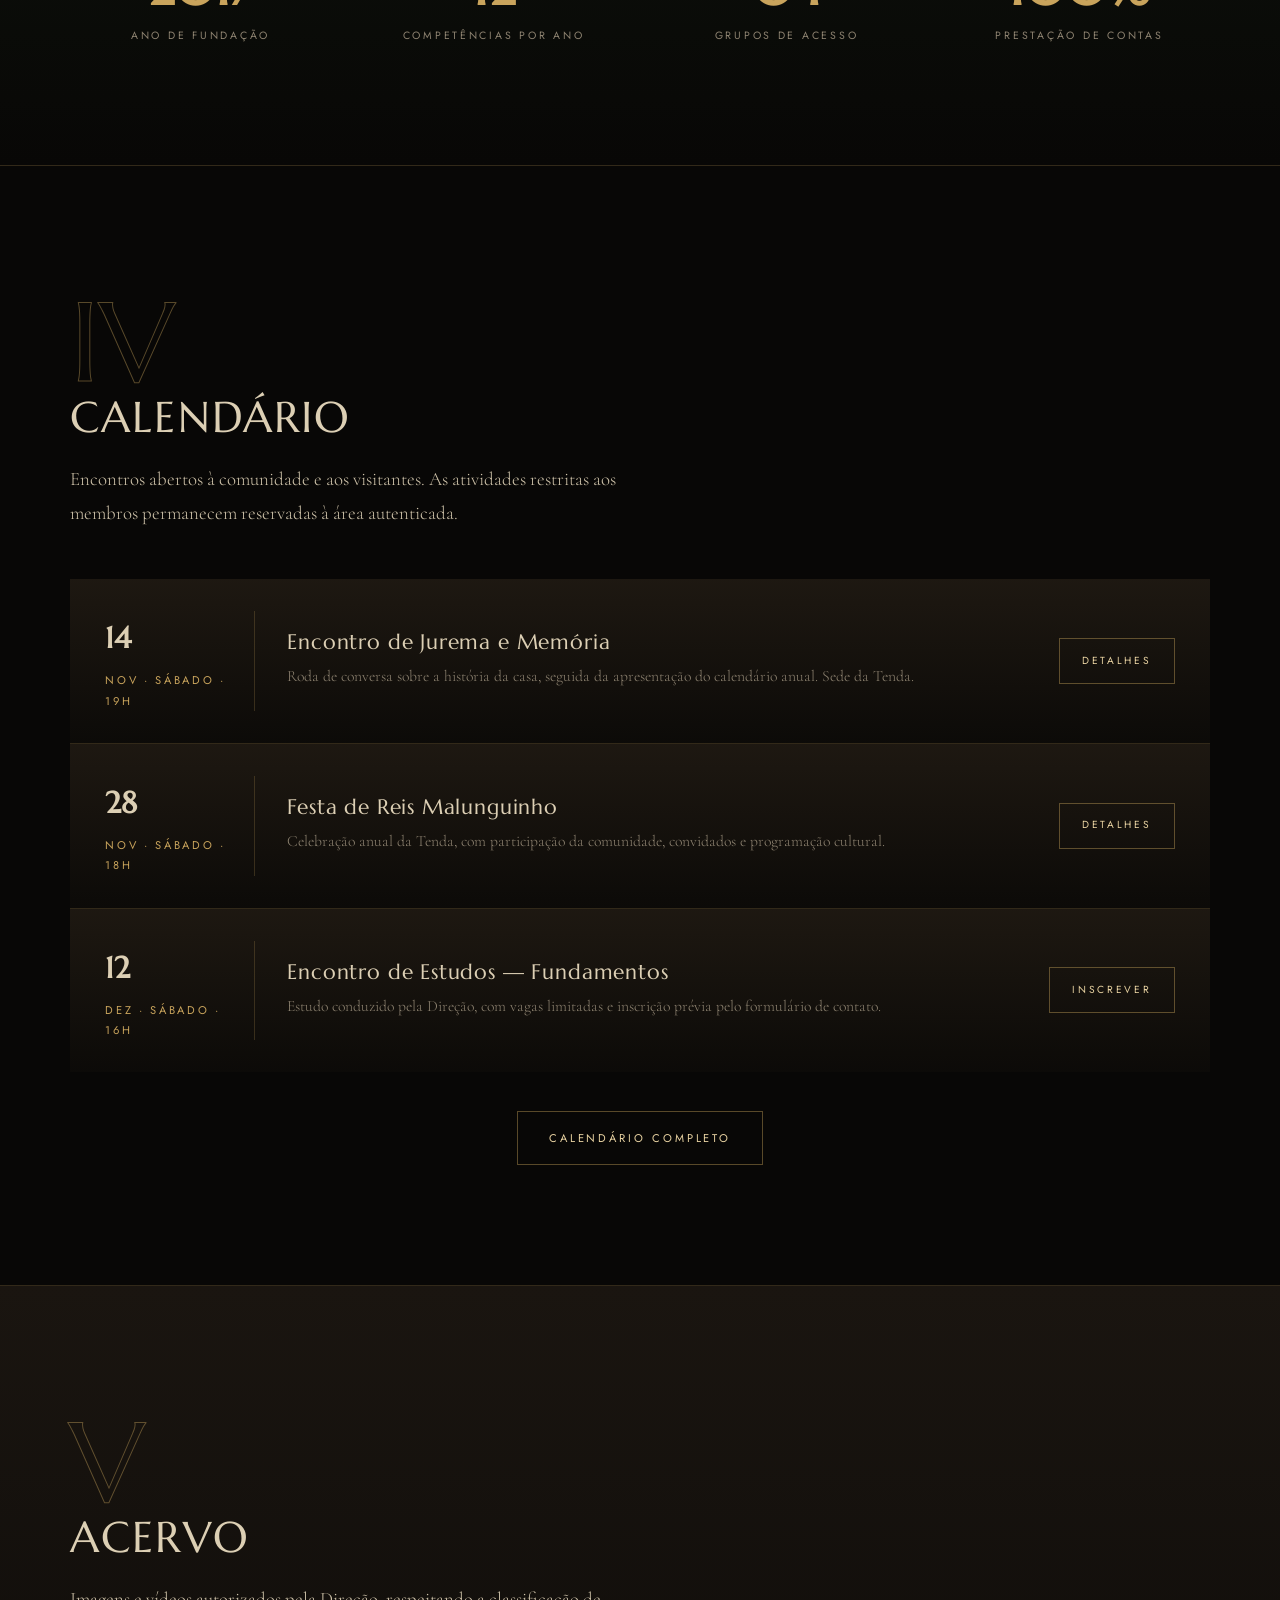
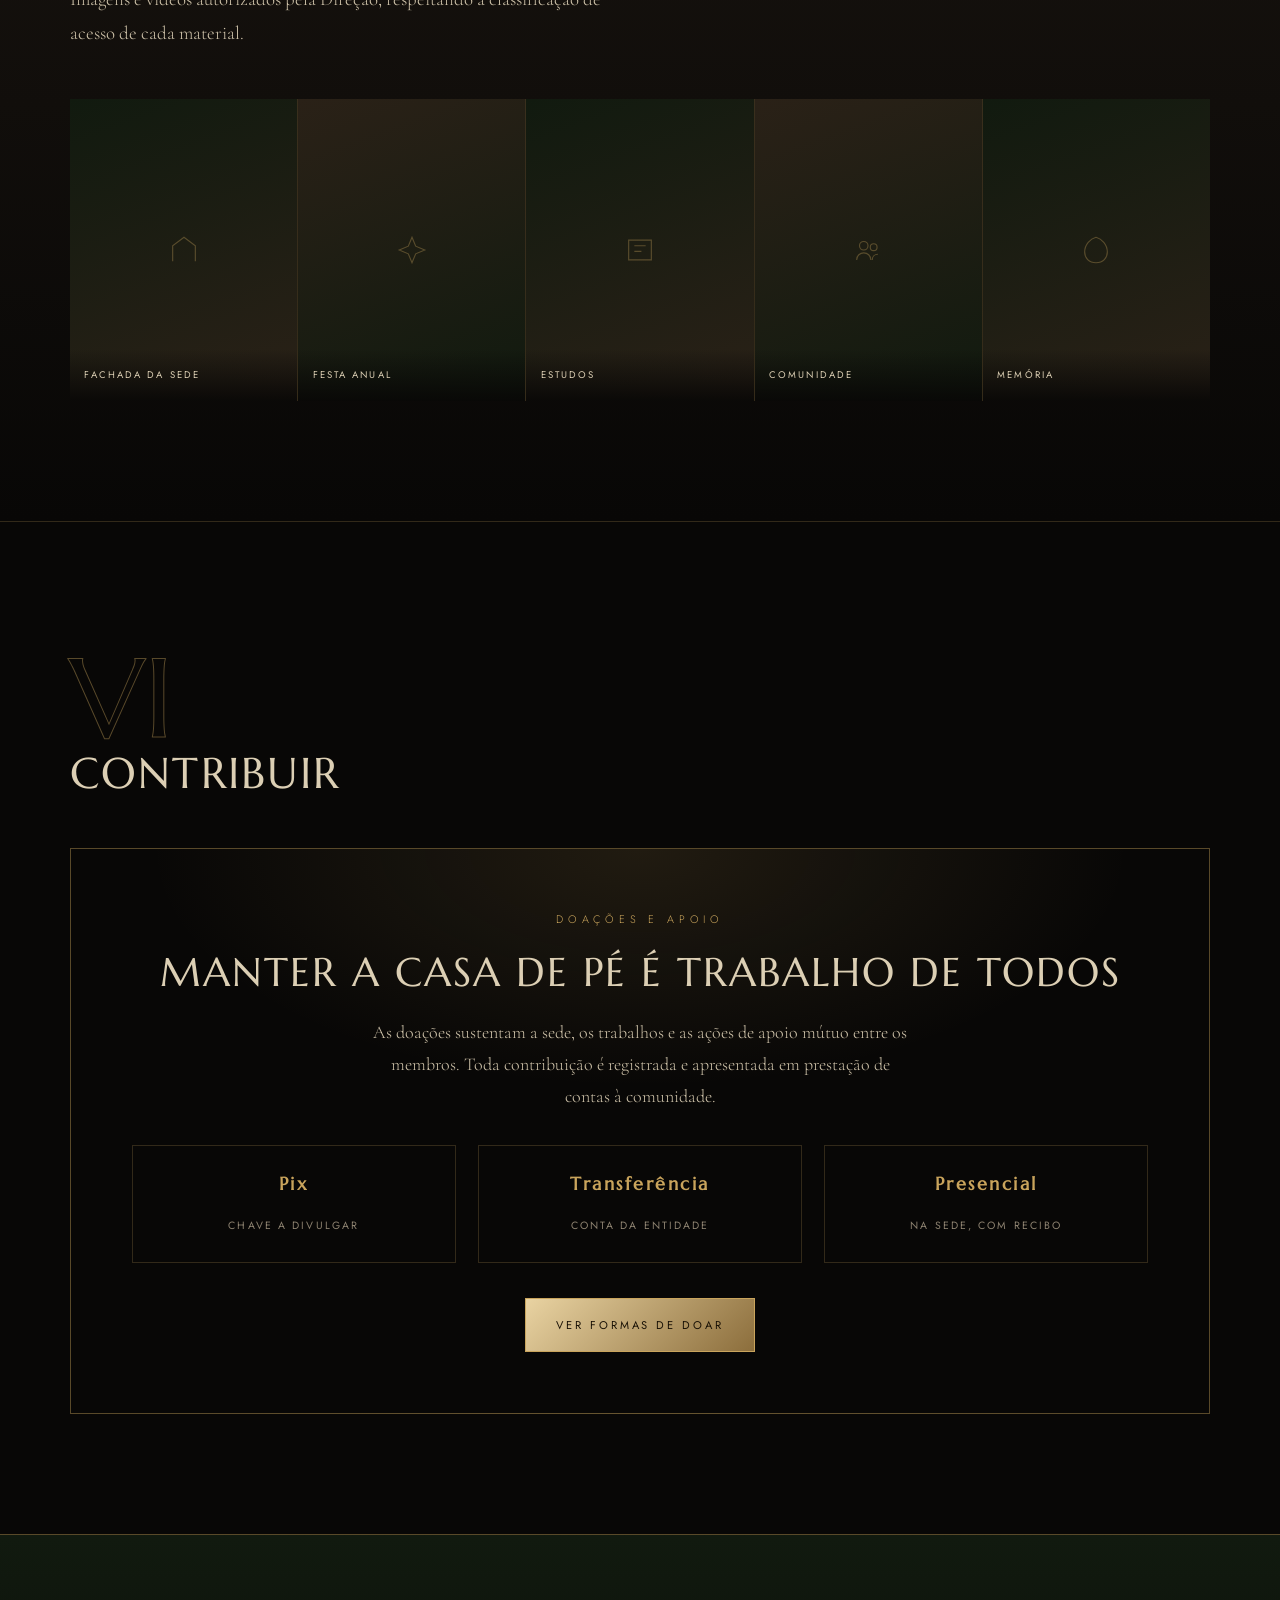
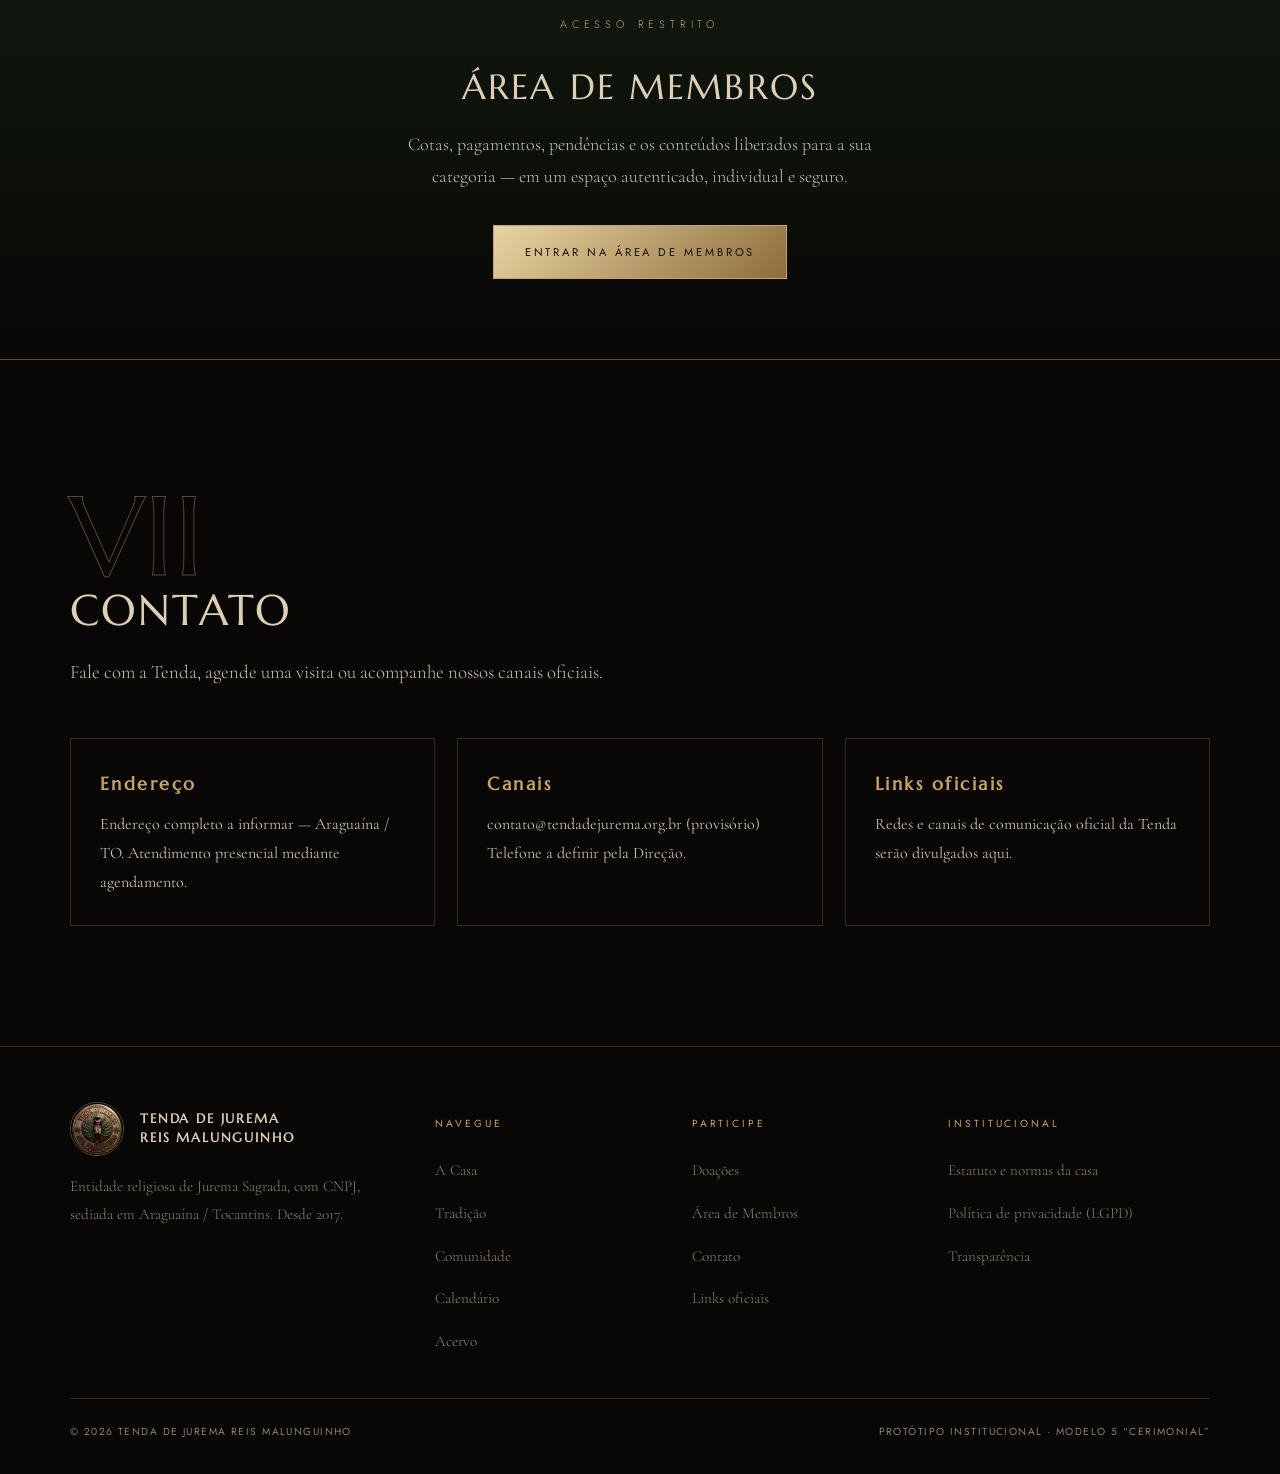
<file: modelo-5-cerimonial/index.html>
<!DOCTYPE html>
<html lang="pt-BR">
<head>
<meta charset="UTF-8">
<meta name="viewport" content="width=device-width, initial-scale=1">
<title>Modelo 5 · Cerimonial — Tenda de Jurema Reis Malunguinho</title>
<meta name="description" content="Protótipo de homepage institucional — Modelo 5 (Cerimonial) para a Tenda de Jurema Reis Malunguinho.">
<link rel="preconnect" href="https://fonts.googleapis.com">
<link rel="preconnect" href="https://fonts.gstatic.com" crossorigin>
<link href="https://fonts.googleapis.com/css2?family=Marcellus&family=Jost:wght@200;300;400;500&family=Cormorant+Garamond:ital,wght@0,300;0,400;1,300;1,400&display=swap" rel="stylesheet">
<style>
/* ============================================================
   MODELO 5 — "CERIMONIAL"  ·  Imersivo, cinematográfico, storytelling
   Capítulos numerados, respiro amplo, ouro sobre sombra profunda
   ============================================================ */
:root{
  --noite:#080706;
  --carvao:#0F0D0A;
  --terra:#1A1510;
  --terra-2:#2A2117;
  --verde-noite:#111A0F;
  --ouro:#C9A45C;
  --ouro-claro:#E9D3A2;
  --ouro-brilho:#F8ECCE;
  --bronze:#8C6E3C;
  --verde:#5C7A4C;
  --verde-2:#8FA87C;
  --areia:#DCCFB4;
  --txt:#CFC3AA;
  --txt-fraco:#8E8371;
  --linha:rgba(201,164,92,.22);
  --linha-forte:rgba(201,164,92,.42);
  --display:'Marcellus',Georgia,serif;
  --serif:'Cormorant Garamond',Georgia,serif;
  --sans:'Jost',system-ui,-apple-system,sans-serif;
}
*,*::before,*::after{box-sizing:border-box}
html{scroll-behavior:smooth}
body{
  margin:0;background:var(--noite);color:var(--txt);
  font-family:var(--serif);font-size:18px;line-height:1.8;-webkit-font-smoothing:antialiased;overflow-x:hidden;
}
img{max-width:100%;display:block}
a{color:inherit;text-decoration:none}
h1,h2,h3{font-family:var(--display);font-weight:400;line-height:1.2;margin:0;letter-spacing:.03em}
.wrap{width:min(100% - 3rem,1140px);margin-inline:auto;position:relative;z-index:2}
.sr{position:absolute;width:1px;height:1px;overflow:hidden;clip:rect(0 0 0 0)}
.label{font-family:var(--sans);font-size:.68rem;font-weight:400;letter-spacing:.44em;text-transform:uppercase;color:var(--ouro)}

/* ---------- aviso ---------- */
.proto{
  position:relative;z-index:70;text-align:center;padding:.5rem 1rem;background:var(--verde-noite);
  border-bottom:1px solid var(--linha);font-family:var(--sans);font-size:.66rem;letter-spacing:.24em;
  text-transform:uppercase;color:var(--verde-2);
}
.proto strong{color:var(--ouro)}

/* ---------- header ---------- */
header{position:sticky;top:0;z-index:60;background:rgba(8,7,6,.72);backdrop-filter:blur(16px);border-bottom:1px solid var(--linha)}
.nav{display:flex;align-items:center;gap:1.4rem;min-height:78px}
.brand{display:flex;align-items:center;gap:.9rem;margin-right:auto}
.brand img{width:48px;height:48px;border-radius:50%;object-fit:cover;box-shadow:0 0 0 1px var(--linha-forte)}
.brand b{display:block;font-family:var(--display);font-size:.86rem;letter-spacing:.2em;text-transform:uppercase;color:var(--areia)}
.brand span{font-family:var(--sans);font-size:.6rem;letter-spacing:.34em;text-transform:uppercase;color:var(--ouro)}
.menu{display:flex;gap:1.7rem;list-style:none;margin:0;padding:0}
.menu a{font-family:var(--sans);font-size:.7rem;font-weight:300;letter-spacing:.24em;text-transform:uppercase;color:var(--txt-fraco);transition:color .3s;position:relative;padding:.4rem 0}
.menu a::after{content:"";position:absolute;left:0;bottom:0;width:0;height:1px;background:var(--ouro);transition:width .35s}
.menu a:hover{color:var(--ouro-claro)}
.menu a:hover::after{width:100%}
.btn{
  display:inline-flex;align-items:center;gap:.7rem;font-family:var(--sans);font-size:.7rem;font-weight:400;
  letter-spacing:.26em;text-transform:uppercase;padding:1rem 1.9rem;border:1px solid var(--linha-forte);
  color:var(--ouro-claro);background:transparent;transition:all .35s;white-space:nowrap;
}
.btn:hover{background:rgba(201,164,92,.1);border-color:var(--ouro);color:var(--ouro-brilho)}
.btn--ouro{background:linear-gradient(135deg,var(--ouro-claro),var(--bronze));border-color:var(--ouro);color:#1A1206}
.btn--ouro:hover{background:linear-gradient(135deg,var(--ouro-brilho),var(--ouro));color:#1A1206}
.burger{display:none;background:none;border:1px solid var(--linha-forte);color:var(--ouro);padding:.55rem .65rem;cursor:pointer}

/* ---------- navegação lateral por capítulos ---------- */
.chapters{
  position:fixed;right:1.6rem;top:50%;translate:0 -50%;z-index:55;
  display:flex;flex-direction:column;gap:1.1rem;align-items:flex-end;
}
.chapters a{
  font-family:var(--sans);font-size:.62rem;letter-spacing:.2em;text-transform:uppercase;color:var(--txt-fraco);
  display:flex;align-items:center;gap:.7rem;transition:color .3s;
}
.chapters a::after{content:"";width:18px;height:1px;background:var(--linha-forte);transition:all .3s}
.chapters a:hover{color:var(--ouro)}
.chapters a:hover::after{width:34px;background:var(--ouro)}

/* ---------- capa ---------- */
.capa{
  min-height:calc(100svh - 78px);display:grid;place-items:center;text-align:center;
  position:relative;overflow:hidden;padding:4rem 0;
}
.capa::before{
  content:"";position:absolute;inset:0;
  background:
    radial-gradient(760px 760px at 50% 42%,rgba(201,164,92,.14),transparent 66%),
    radial-gradient(520px 520px at 12% 88%,rgba(92,122,76,.16),transparent 66%),
    radial-gradient(520px 520px at 88% 10%,rgba(140,110,60,.14),transparent 66%);
}
.capa::after{
  content:"";position:absolute;inset:0;opacity:.35;pointer-events:none;
  background:
    repeating-linear-gradient(0deg,transparent 0 79px,rgba(201,164,92,.07) 79px 80px),
    repeating-linear-gradient(90deg,transparent 0 79px,rgba(201,164,92,.07) 79px 80px);
  mask-image:radial-gradient(circle at 50% 50%,#000 20%,transparent 72%);
}
.capa .wrap{display:grid;justify-items:center;gap:0}
.emblem{width:clamp(180px,25vw,250px);aspect-ratio:1;position:relative;margin-bottom:2.6rem}
.emblem img{width:100%;height:100%;object-fit:cover;border-radius:50%;position:relative;z-index:2}
.emblem::before{
  content:"";position:absolute;inset:-20px;border-radius:50%;
  background:conic-gradient(from 200deg,var(--ouro-brilho),transparent 30%,var(--bronze) 55%,transparent 78%,var(--ouro-claro));
  filter:blur(22px);opacity:.4;
}
.emblem::after{
  content:"";position:absolute;inset:-10px;border-radius:50%;
  border:1px solid var(--linha-forte);animation:pulse 6s ease-in-out infinite;
}
@keyframes pulse{0%,100%{transform:scale(1);opacity:.7}50%{transform:scale(1.05);opacity:.25}}
.capa h1{
  font-size:clamp(2rem,6.4vw,4.6rem);color:var(--areia);text-transform:uppercase;letter-spacing:.06em;
  max-width:22ch;text-wrap:balance;
}
.capa h1 em{
  font-style:normal;display:block;
  background:linear-gradient(180deg,var(--ouro-brilho),var(--ouro) 45%,var(--bronze));
  -webkit-background-clip:text;background-clip:text;color:transparent;
}
.hair{display:flex;align-items:center;justify-content:center;gap:1.1rem;margin:2rem 0 1.6rem;width:min(520px,80vw)}
.hair i{flex:1;height:1px;background:linear-gradient(90deg,transparent,var(--bronze))}
.hair i:last-child{background:linear-gradient(90deg,var(--bronze),transparent)}
.hair s{width:6px;height:6px;rotate:45deg;background:var(--ouro);text-decoration:none}
.capa .lead{max-width:56ch;font-size:clamp(1.05rem,1.9vw,1.3rem);font-weight:300;color:var(--txt);margin:0 auto}
.capa .info{
  margin-top:2.4rem;font-family:var(--sans);font-size:.68rem;letter-spacing:.28em;text-transform:uppercase;
  color:var(--txt-fraco);display:flex;gap:1.4rem;justify-content:center;flex-wrap:wrap;align-items:center;
}
.capa .info b{color:var(--ouro);font-weight:400}
.capa .info span::after{content:"·";margin-left:1.4rem;color:var(--bronze)}
.capa .info span:last-child::after{content:"";margin:0}
.scroll{
  position:absolute;bottom:2rem;left:50%;translate:-50% 0;display:grid;justify-items:center;gap:.7rem;
  font-family:var(--sans);font-size:.6rem;letter-spacing:.3em;text-transform:uppercase;color:var(--txt-fraco);
}
.scroll i{display:block;width:1px;height:52px;background:linear-gradient(180deg,var(--ouro),transparent);animation:drop 2.4s ease-in-out infinite}
@keyframes drop{0%,100%{opacity:.3;transform:scaleY(.6)}50%{opacity:1;transform:scaleY(1)}}

/* ---------- capítulos ---------- */
.cap{padding:clamp(4.5rem,10vw,7.5rem) 0;position:relative;border-top:1px solid var(--linha)}
.cap--alt{background:linear-gradient(180deg,var(--terra),var(--noite))}
.cap--verde{background:linear-gradient(180deg,var(--verde-noite),var(--noite))}
.num{
  font-family:var(--display);font-size:clamp(3.4rem,10vw,7rem);line-height:1;color:transparent;
  -webkit-text-stroke:1px rgba(201,164,92,.42);display:block;margin-bottom:-.4rem;
}
.cap-head{max-width:62ch;margin-bottom:3rem}
.cap-head h2{font-size:clamp(1.6rem,4vw,2.7rem);color:var(--areia);text-transform:uppercase;letter-spacing:.05em;margin-bottom:1.2rem}
.cap-head p{font-size:clamp(1.02rem,1.8vw,1.18rem);font-weight:300;margin:0;color:var(--txt)}
.cap-head p+p{margin-top:1rem}

/* capítulo I — duas colunas */
.duo{display:grid;grid-template-columns:1.1fr .9fr;gap:clamp(2rem,5vw,4rem);align-items:center}
.duo p{margin:0 0 1.1rem;font-weight:300}
.duo blockquote{
  margin:1.8rem 0 0;padding:1.4rem 0 1.4rem 1.6rem;border-left:1px solid var(--ouro);
  font-size:1.35rem;font-style:italic;color:var(--ouro-claro);line-height:1.5;
}
.moldura{position:relative;padding:1.2rem;border:1px solid var(--linha-forte)}
.moldura::before,.moldura::after{content:"";position:absolute;width:22px;height:22px;border:1px solid var(--ouro)}
.moldura::before{top:-1px;left:-1px;border-right:0;border-bottom:0}
.moldura::after{bottom:-1px;right:-1px;border-left:0;border-top:0}
.moldura img{width:100%;aspect-ratio:1;object-fit:cover}

/* pilares em lista cerimonial */
.pilares{list-style:none;margin:0;padding:0;display:grid;grid-template-columns:repeat(4,1fr);gap:0}
.pilares li{padding:2rem 1.6rem;border-left:1px solid var(--linha);position:relative}
.pilares li:first-child{border-left:0;padding-left:0}
.pilares b{display:block;font-family:var(--display);font-size:1.1rem;color:var(--ouro-claro);margin-bottom:.7rem;letter-spacing:.06em}
.pilares p{margin:0;font-size:.98rem;font-weight:300;color:var(--txt-fraco)}

/* capítulo III — números */
.numeros{display:grid;grid-template-columns:repeat(4,1fr);gap:2rem;text-align:center}
.numeros div b{display:block;font-family:var(--display);font-size:clamp(2rem,5vw,3.2rem);color:var(--ouro);line-height:1}
.numeros div span{display:block;margin-top:.8rem;font-family:var(--sans);font-size:.66rem;letter-spacing:.26em;text-transform:uppercase;color:var(--txt-fraco)}

/* capítulo IV — agenda cerimonial */
.ritos{display:grid;gap:1px;background:var(--linha)}
.rito{
  background:linear-gradient(180deg,rgba(26,21,16,.85),rgba(8,7,6,.9));
  display:grid;grid-template-columns:150px 1fr auto;gap:2rem;align-items:center;padding:2rem 2.2rem;transition:background .4s;
}
.rito:hover{background:linear-gradient(180deg,rgba(17,26,15,.9),rgba(26,21,16,.85))}
.rito .quando{font-family:var(--sans);font-size:.7rem;letter-spacing:.24em;text-transform:uppercase;color:var(--ouro);border-right:1px solid var(--linha);padding-right:1.4rem}
.rito .quando b{display:block;font-family:var(--display);font-size:1.9rem;color:var(--areia);letter-spacing:0;margin-bottom:.3rem}
.rito h3{font-size:1.3rem;color:var(--areia);margin-bottom:.5rem;letter-spacing:.04em}
.rito p{margin:0;font-size:.98rem;font-weight:300;color:var(--txt-fraco)}
.rito .btn{padding:.8rem 1.4rem;font-size:.64rem}

/* capítulo V — galeria */
.acervo{display:grid;grid-template-columns:repeat(5,1fr);gap:1px;background:var(--linha)}
.acervo figure{
  margin:0;aspect-ratio:3/4;position:relative;overflow:hidden;cursor:pointer;
  background:linear-gradient(160deg,var(--terra-2),var(--verde-noite));
}
.acervo figure:nth-child(odd){background:linear-gradient(160deg,var(--verde-noite),var(--terra-2))}
.acervo figure::after{
  content:attr(data-label);position:absolute;inset:auto 0 0 0;padding:1.1rem .9rem;
  font-family:var(--sans);font-size:.6rem;letter-spacing:.22em;text-transform:uppercase;color:var(--areia);
  background:linear-gradient(0deg,rgba(8,7,6,.92),transparent);
}
.acervo figure:hover img,.acervo figure:hover{filter:brightness(1.3)}
.acervo svg{position:absolute;inset:0;margin:auto;width:34px;height:34px;stroke:var(--ouro);fill:none;stroke-width:.8;opacity:.35}

/* capítulo VI — doações */
.doar{
  border:1px solid var(--linha-forte);padding:clamp(2.4rem,5vw,3.8rem);text-align:center;position:relative;
  background:radial-gradient(700px 340px at 50% 0%,rgba(201,164,92,.13),transparent 70%);
}
.doar h2{font-size:clamp(1.6rem,3.8vw,2.5rem);color:var(--areia);text-transform:uppercase;letter-spacing:.05em;margin-bottom:1.2rem}
.doar p{max-width:60ch;margin:0 auto 2rem;font-weight:300}
.vias{display:grid;grid-template-columns:repeat(3,1fr);gap:1.4rem;margin-bottom:2.2rem}
.vias div{border:1px solid var(--linha);padding:1.4rem 1rem}
.vias b{display:block;font-family:var(--display);color:var(--ouro);letter-spacing:.14em;margin-bottom:.4rem}
.vias span{font-family:var(--sans);font-size:.66rem;letter-spacing:.2em;text-transform:uppercase;color:var(--txt-fraco)}

/* área de membros */
.membros{
  border-top:1px solid var(--linha-forte);border-bottom:1px solid var(--linha-forte);
  padding:clamp(3rem,7vw,5rem) 0;text-align:center;background:linear-gradient(180deg,var(--verde-noite),var(--noite));
}
.membros h2{font-size:clamp(1.5rem,3.6vw,2.2rem);color:var(--areia);text-transform:uppercase;letter-spacing:.06em;margin:1rem 0 1.2rem}
.membros p{max-width:56ch;margin:0 auto 2rem;font-weight:300}

/* rodapé */
footer{border-top:1px solid var(--linha);padding:3.4rem 0 2rem;position:relative;z-index:2}
.fgrid{display:grid;grid-template-columns:1.5fr 1fr 1fr 1.2fr;gap:2.4rem}
footer h4{font-family:var(--sans);font-size:.64rem;letter-spacing:.28em;text-transform:uppercase;color:var(--ouro);margin-bottom:1.2rem;font-weight:400}
footer ul{list-style:none;margin:0;padding:0;display:grid;gap:.65rem}
footer a,footer p{font-size:.95rem;font-weight:300;color:var(--txt-fraco);margin:0}
footer a:hover{color:var(--ouro-claro)}
.fbrand{display:flex;gap:1rem;align-items:center;margin-bottom:1.1rem}
.fbrand img{width:54px;height:54px;border-radius:50%;border:1px solid var(--linha-forte)}
.fbrand b{font-family:var(--display);font-size:.82rem;letter-spacing:.14em;text-transform:uppercase;color:var(--areia);line-height:1.4}
.fbottom{
  margin-top:2.6rem;padding-top:1.5rem;border-top:1px solid var(--linha);
  display:flex;justify-content:space-between;gap:1rem;flex-wrap:wrap;
  font-family:var(--sans);font-size:.64rem;letter-spacing:.14em;text-transform:uppercase;color:var(--txt-fraco);
}

/* responsivo */
@media (max-width:1080px){
  .chapters{display:none}
  .duo{grid-template-columns:1fr}
  .pilares{grid-template-columns:1fr 1fr;gap:1px 0}
  .pilares li:nth-child(3){border-left:0;padding-left:0}
  .numeros{grid-template-columns:1fr 1fr;gap:2.4rem}
  .acervo{grid-template-columns:1fr 1fr;gap:1px}
  .vias{grid-template-columns:1fr 1fr}
  .fgrid{grid-template-columns:1fr 1fr}
}
@media (max-width:760px){
  .menu{display:none;position:absolute;top:100%;left:0;right:0;flex-direction:column;gap:0;
    background:rgba(8,7,6,.98);border-bottom:1px solid var(--linha-forte);padding:.6rem 0}
  .menu a{padding:1rem 1.5rem;display:block;border-bottom:1px solid var(--linha)}
  #nav:checked ~ .menu{display:flex}
  .burger{display:block}
  .nav .btn{display:none}
  .capa{min-height:auto;padding:3rem 0 4rem}
  .rito{grid-template-columns:1fr;gap:.9rem;padding:1.6rem 1.4rem}
  .rito .quando{border-right:0;border-bottom:1px solid var(--linha);padding:0 0 .8rem}
  .pilares,.numeros,.acervo,.vias,.fgrid{grid-template-columns:1fr}
  .pilares li{border-left:0;padding-left:0;border-top:1px solid var(--linha);padding-block:1.6rem}
  .pilares li:first-child{border-top:0}
  .scroll{display:none}
}
@media (prefers-reduced-motion:reduce){*{animation:none!important;transition:none!important}}
</style>
</head>
<body>

<div class="proto">Protótipo <strong>Modelo 5 · Cerimonial</strong> — conteúdo de exemplo para validação da Direção</div>

<header>
  <div class="wrap nav">
    <a class="brand" href="#capa">
      <img src="../assets/logo.jpg" alt="Emblema da Tenda de Jurema Reis Malunguinho">
      <span><b>Tenda de Jurema</b><span>Reis Malunguinho</span></span>
    </a>
    <input type="checkbox" id="nav" class="sr">
    <label class="burger" for="nav" aria-label="Abrir menu">
      <svg width="20" height="14" viewBox="0 0 20 14" fill="none" stroke="currentColor" stroke-width="1.4"><path d="M0 1h20M0 7h20M0 13h20"/></svg>
    </label>
    <ul class="menu">
      <li><a href="#casa">A Casa</a></li>
      <li><a href="#tradicao">Tradição</a></li>
      <li><a href="#comunidade">Comunidade</a></li>
      <li><a href="#calendario">Calendário</a></li>
      <li><a href="#acervo">Acervo</a></li>
      <li><a href="#contato">Contato</a></li>
    </ul>
    <a class="btn" href="#membros">Área de Membros</a>
  </div>
</header>

<nav class="chapters" aria-label="Capítulos">
  <a href="#capa">Abertura</a>
  <a href="#casa">I · A Casa</a>
  <a href="#tradicao">II · Tradição</a>
  <a href="#comunidade">III · Comunidade</a>
  <a href="#calendario">IV · Calendário</a>
  <a href="#acervo">V · Acervo</a>
  <a href="#contribuir">VI · Contribuir</a>
</nav>

<main id="capa">

  <!-- CAPA -->
  <section class="capa">
    <div class="wrap">
      <div class="emblem"><img src="../assets/logo.jpg" alt="Emblema da Tenda de Jurema Reis Malunguinho"></div>
      <p class="label">Jurema Sagrada · Araguaína / Tocantins</p>
      <h1>Tenda de Jurema <em>Reis Malunguinho</em></h1>
      <div class="hair"><i></i><s></s><i></i></div>
      <p class="lead">
        Uma casa de fé, memória e comunidade. Aqui a tradição é cultivada com respeito,
        transmitida com responsabilidade e sustentada por quem a vive.
      </p>
      <p class="info">
        <span>Desde <b>2017</b></span>
        <span>Entidade com <b>CNPJ</b></span>
        <span>Comunidade <b>aberta</b> a visitantes</span>
      </p>
      <div style="margin-top:2.6rem;display:flex;gap:1rem;flex-wrap:wrap;justify-content:center">
        <a class="btn btn--ouro" href="#casa">Iniciar a visita</a>
        <a class="btn" href="#calendario">Calendário público</a>
      </div>
    </div>
    <div class="scroll"><span>Percorrer</span><i></i></div>
  </section>

  <!-- I · A CASA -->
  <section class="cap cap--alt" id="casa">
    <div class="wrap">
      <span class="num">I</span>
      <div class="cap-head">
        <h2>A Casa</h2>
      </div>
      <div class="duo">
        <div>
          <p>
            A Tenda de Jurema Reis Malunguinho é uma entidade religiosa dedicada à Jurema Sagrada,
            formalizada com CNPJ e conduzida por uma Direção eleita pela própria comunidade.
          </p>
          <p>
            Nasceu em 2017 do encontro de famílias e irmãos de fé que decidiram manter viva essa
            tradição em Araguaína — não apenas como prática espiritual, mas como compromisso coletivo
            de cuidado, escuta e responsabilidade.
          </p>
          <p>
            Somos uma casa organizada: mantemos estatuto, calendário, cotas mensais e prestação de contas,
            para que a comunidade saiba exatamente o que sustenta e o que é feito com o que recebe.
          </p>
          <blockquote>“A força da Tenda está na comunidade que a sustenta.”</blockquote>
        </div>
        <div class="moldura">
          <img src="../assets/logo.jpg" alt="Emblema da Tenda de Jurema Reis Malunguinho">
        </div>
      </div>
    </div>
  </section>

  <!-- II · TRADIÇÃO -->
  <section class="cap" id="tradicao">
    <div class="wrap">
      <span class="num">II</span>
      <div class="cap-head">
        <h2>Tradição</h2>
        <p>Quatro compromissos orientam a vida da casa e o modo como nos relacionamos com as pessoas.</p>
      </div>
      <ul class="pilares">
        <li>
          <b>Tradição</b>
          <p>Salvaguarda dos fundamentos, dos ritos e da memória transmitida entre gerações.</p>
        </li>
        <li>
          <b>Comunidade</b>
          <p>Acolhimento de irmãos e irmãs de fé em todas as etapas da caminhada.</p>
        </li>
        <li>
          <b>Organização</b>
          <p>Gestão transparente, com registros claros e prestação de contas à comunidade.</p>
        </li>
        <li>
          <b>Respeito</b>
          <p>Conteúdos restritos divulgados apenas conforme as normas definidas pela Direção.</p>
        </li>
      </ul>
    </div>
  </section>

  <!-- III · COMUNIDADE -->
  <section class="cap cap--verde" id="comunidade">
    <div class="wrap">
      <span class="num">III</span>
      <div class="cap-head">
        <h2>Comunidade</h2>
        <p>Uma casa organizada, uma família reunida. Os números que sustentam a Tenda.</p>
      </div>
      <div class="numeros">
        <div><b>2017</b><span>Ano de fundação</span></div>
        <div><b>12</b><span>Competências por ano</span></div>
        <div><b>04</b><span>Grupos de acesso</span></div>
        <div><b>100%</b><span>Prestação de contas</span></div>
      </div>
    </div>
  </section>

  <!-- IV · CALENDÁRIO -->
  <section class="cap" id="calendario">
    <div class="wrap">
      <span class="num">IV</span>
      <div class="cap-head">
        <h2>Calendário</h2>
        <p>
          Encontros abertos à comunidade e aos visitantes. As atividades restritas aos membros
          permanecem reservadas à área autenticada.
        </p>
      </div>
      <div class="ritos">
        <article class="rito">
          <div class="quando"><b>14</b>Nov · Sábado · 19h</div>
          <div>
            <h3>Encontro de Jurema e Memória</h3>
            <p>Roda de conversa sobre a história da casa, seguida da apresentação do calendário anual. Sede da Tenda.</p>
          </div>
          <a class="btn" href="#">Detalhes</a>
        </article>
        <article class="rito">
          <div class="quando"><b>28</b>Nov · Sábado · 18h</div>
          <div>
            <h3>Festa de Reis Malunguinho</h3>
            <p>Celebração anual da Tenda, com participação da comunidade, convidados e programação cultural.</p>
          </div>
          <a class="btn" href="#">Detalhes</a>
        </article>
        <article class="rito">
          <div class="quando"><b>12</b>Dez · Sábado · 16h</div>
          <div>
            <h3>Encontro de Estudos — Fundamentos</h3>
            <p>Estudo conduzido pela Direção, com vagas limitadas e inscrição prévia pelo formulário de contato.</p>
          </div>
          <a class="btn" href="#">Inscrever</a>
        </article>
      </div>
      <div style="text-align:center;margin-top:2.4rem">
        <a class="btn" href="#">Calendário completo</a>
      </div>
    </div>
  </section>

  <!-- V · ACERVO -->
  <section class="cap cap--alt" id="acervo">
    <div class="wrap">
      <span class="num">V</span>
      <div class="cap-head">
        <h2>Acervo</h2>
        <p>Imagens e vídeos autorizados pela Direção, respeitando a classificação de acesso de cada material.</p>
      </div>
      <div class="acervo">
        <figure data-label="Fachada da sede"><svg viewBox="0 0 24 24"><path d="M4 20V9l8-6 8 6v11"/></svg></figure>
        <figure data-label="Festa anual"><svg viewBox="0 0 24 24"><path d="M12 3l2.6 6.3L21 12l-6.4 2.7L12 21l-2.6-6.3L3 12l6.4-2.7L12 3z"/></svg></figure>
        <figure data-label="Estudos"><svg viewBox="0 0 24 24"><path d="M4 5h16v14H4z"/><path d="M8 9h8M8 13h5"/></svg></figure>
        <figure data-label="Comunidade"><svg viewBox="0 0 24 24"><circle cx="9" cy="9" r="3"/><circle cx="16" cy="10" r="2.4"/><path d="M4 19c0-3 2.4-5 5-5s5 2 5 5M15 19c0-2.2 1.6-4 4-4"/></svg></figure>
        <figure data-label="Memória"><svg viewBox="0 0 24 24"><path d="M12 21c-5 0-8-3.4-8-7.6C4 8 8 4 12 3c4 1 8 5 8 10.4C20 17.6 17 21 12 21z"/></svg></figure>
      </div>
    </div>
  </section>

  <!-- VI · CONTRIBUIR -->
  <section class="cap" id="contribuir">
    <div class="wrap">
      <span class="num">VI</span>
      <div class="cap-head">
        <h2>Contribuir</h2>
      </div>
      <div class="doar">
        <p class="label" style="margin-bottom:1.2rem">Doações e apoio</p>
        <h2>Manter a casa de pé é trabalho de todos</h2>
        <p>
          As doações sustentam a sede, os trabalhos e as ações de apoio mútuo entre os membros.
          Toda contribuição é registrada e apresentada em prestação de contas à comunidade.
        </p>
        <div class="vias">
          <div><b>Pix</b><span>Chave a divulgar</span></div>
          <div><b>Transferência</b><span>Conta da entidade</span></div>
          <div><b>Presencial</b><span>Na sede, com recibo</span></div>
        </div>
        <a class="btn btn--ouro" href="#">Ver formas de doar</a>
      </div>
    </div>
  </section>

  <!-- MEMBROS -->
  <section class="membros" id="membros">
    <div class="wrap">
      <p class="label">Acesso restrito</p>
      <h2>Área de Membros</h2>
      <p>
        Cotas, pagamentos, pendências e os conteúdos liberados para a sua categoria — em um espaço
        autenticado, individual e seguro.
      </p>
      <a class="btn btn--ouro" href="#">Entrar na Área de Membros</a>
    </div>
  </section>

  <!-- CONTATO -->
  <section class="cap" id="contato" style="border-top:0">
    <div class="wrap">
      <span class="num">VII</span>
      <div class="cap-head">
        <h2>Contato</h2>
        <p>Fale com a Tenda, agende uma visita ou acompanhe nossos canais oficiais.</p>
      </div>
      <div class="vias" style="grid-template-columns:repeat(3,1fr);margin-bottom:0">
        <div style="text-align:left;padding:1.8rem">
          <b>Endereço</b>
          <span style="display:block;margin-top:.6rem;letter-spacing:0;text-transform:none;font-family:var(--serif);font-size:1rem;color:var(--txt)">
            Endereço completo a informar — Araguaína / TO. Atendimento presencial mediante agendamento.
          </span>
        </div>
        <div style="text-align:left;padding:1.8rem">
          <b>Canais</b>
          <span style="display:block;margin-top:.6rem;letter-spacing:0;text-transform:none;font-family:var(--serif);font-size:1rem;color:var(--txt)">
            contato@tendadejurema.org.br (provisório)<br>Telefone a definir pela Direção.
          </span>
        </div>
        <div style="text-align:left;padding:1.8rem">
          <b>Links oficiais</b>
          <span style="display:block;margin-top:.6rem;letter-spacing:0;text-transform:none;font-family:var(--serif);font-size:1rem;color:var(--txt)">
            Redes e canais de comunicação oficial da Tenda serão divulgados aqui.
          </span>
        </div>
      </div>
    </div>
  </section>

</main>

<footer>
  <div class="wrap">
    <div class="fgrid">
      <div>
        <div class="fbrand">
          <img src="../assets/logo.jpg" alt="">
          <b>Tenda de Jurema<br>Reis Malunguinho</b>
        </div>
        <p>Entidade religiosa de Jurema Sagrada, com CNPJ, sediada em Araguaína / Tocantins. Desde 2017.</p>
      </div>
      <div>
        <h4>Navegue</h4>
        <ul>
          <li><a href="#casa">A Casa</a></li>
          <li><a href="#tradicao">Tradição</a></li>
          <li><a href="#comunidade">Comunidade</a></li>
          <li><a href="#calendario">Calendário</a></li>
          <li><a href="#acervo">Acervo</a></li>
        </ul>
      </div>
      <div>
        <h4>Participe</h4>
        <ul>
          <li><a href="#contribuir">Doações</a></li>
          <li><a href="#membros">Área de Membros</a></li>
          <li><a href="#contato">Contato</a></li>
          <li><a href="#">Links oficiais</a></li>
        </ul>
      </div>
      <div>
        <h4>Institucional</h4>
        <ul>
          <li><a href="#">Estatuto e normas da casa</a></li>
          <li><a href="#">Política de privacidade (LGPD)</a></li>
          <li><a href="#">Transparência</a></li>
        </ul>
      </div>
    </div>
    <div class="fbottom">
      <span>© 2026 Tenda de Jurema Reis Malunguinho</span>
      <span>Protótipo institucional · Modelo 5 “Cerimonial”</span>
    </div>
  </div>
</footer>

</body>
</html>
</file>
